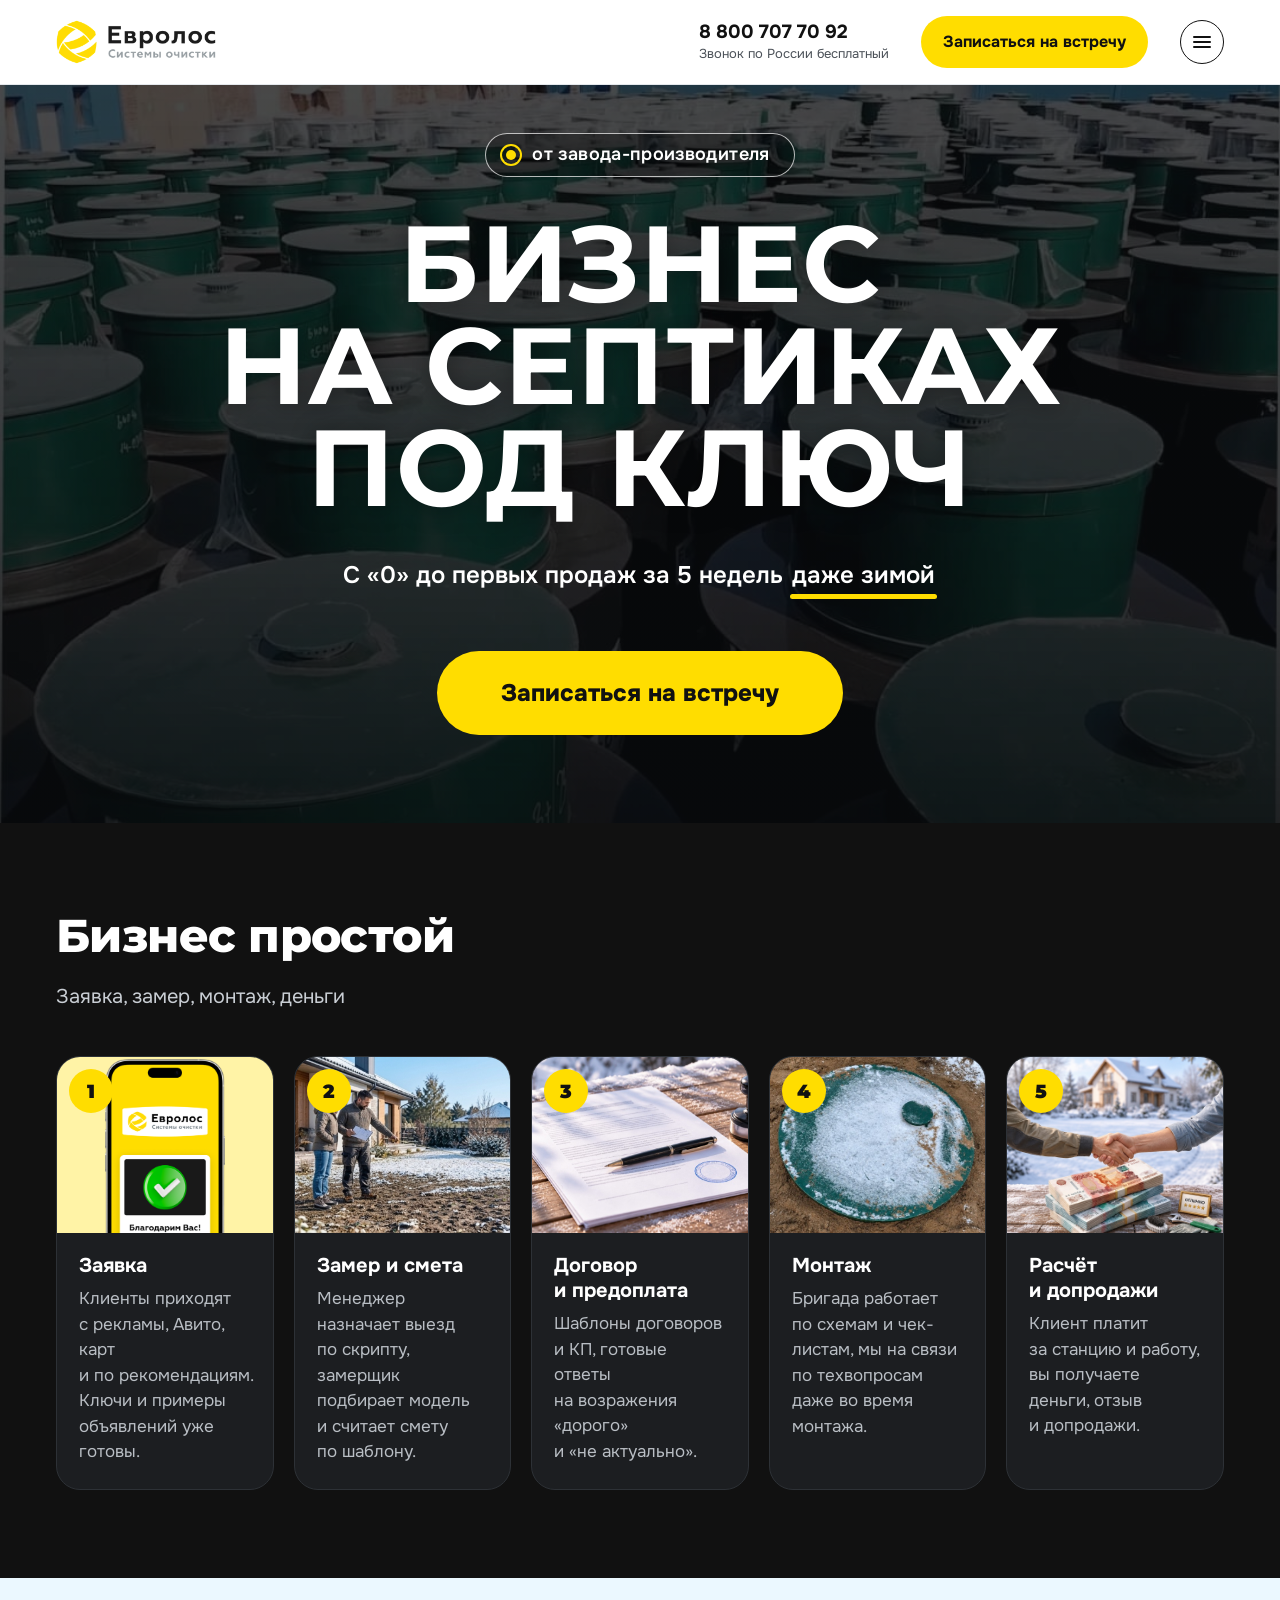
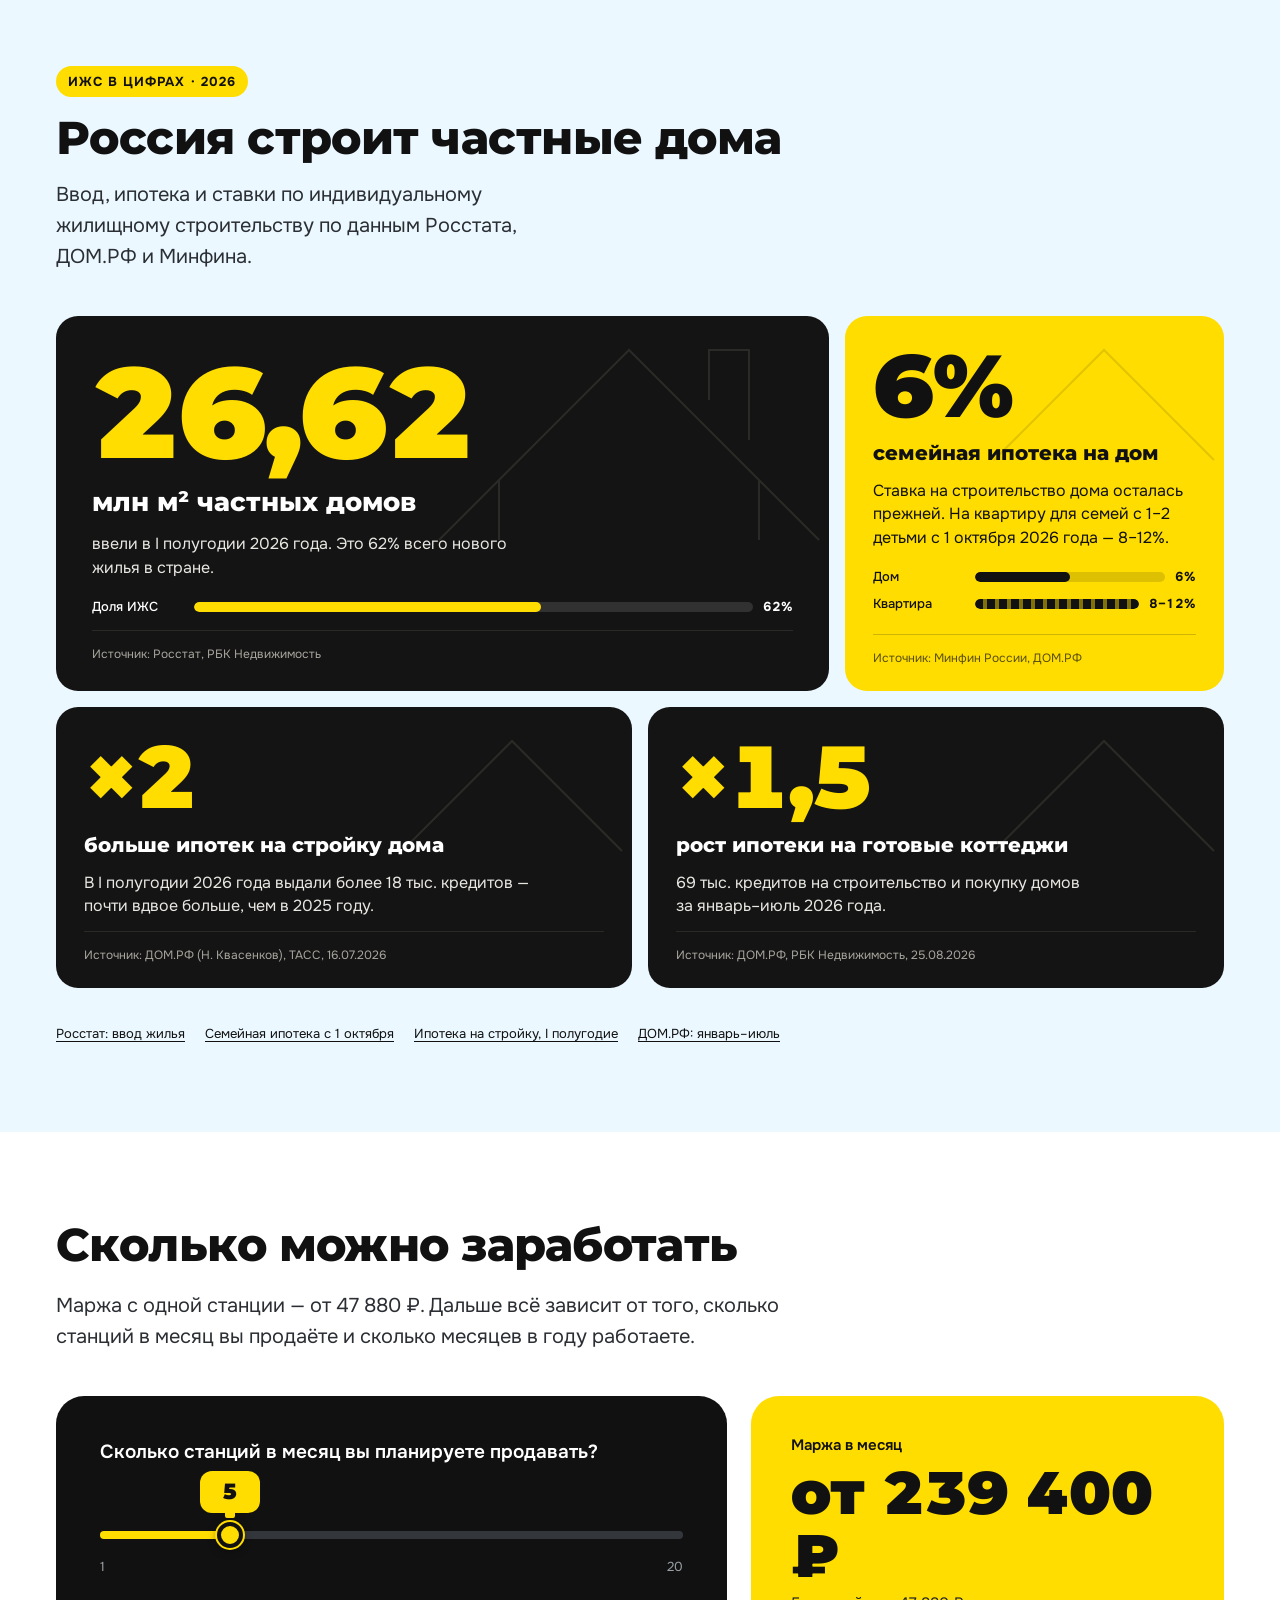
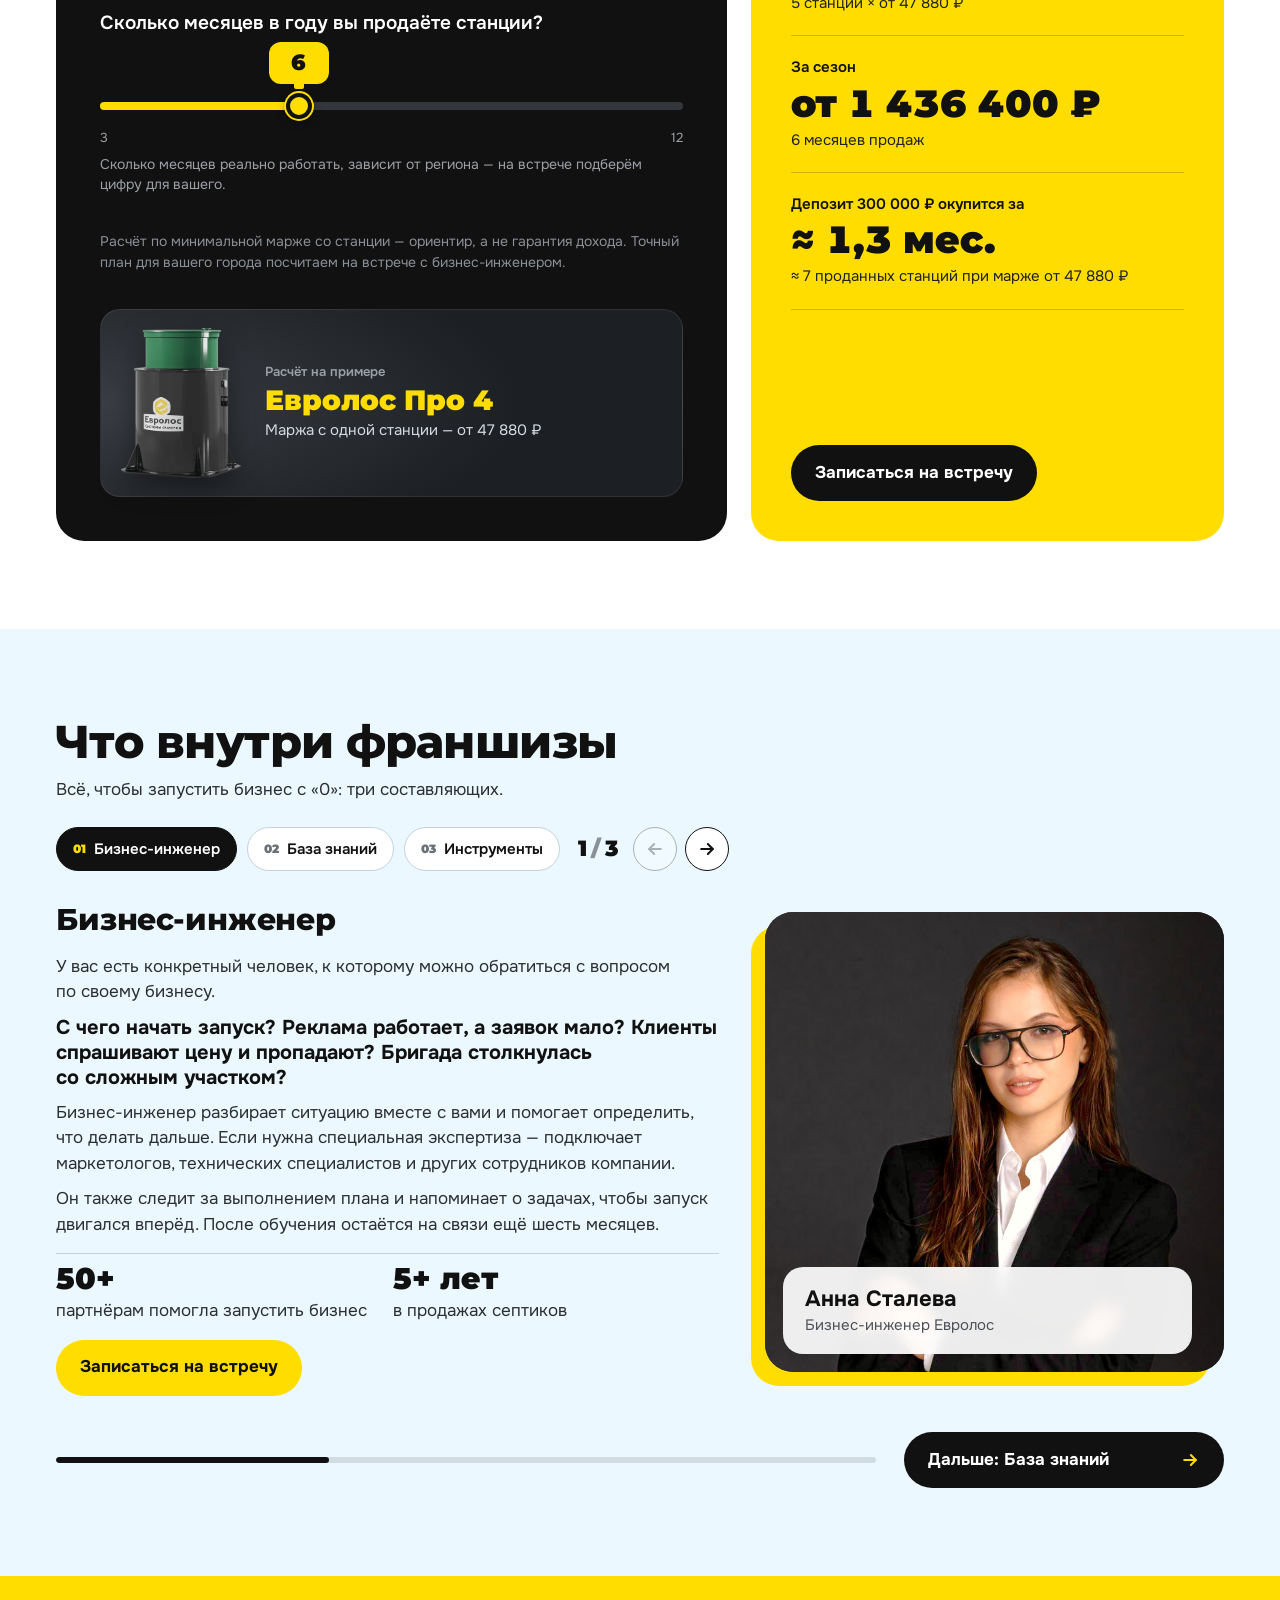
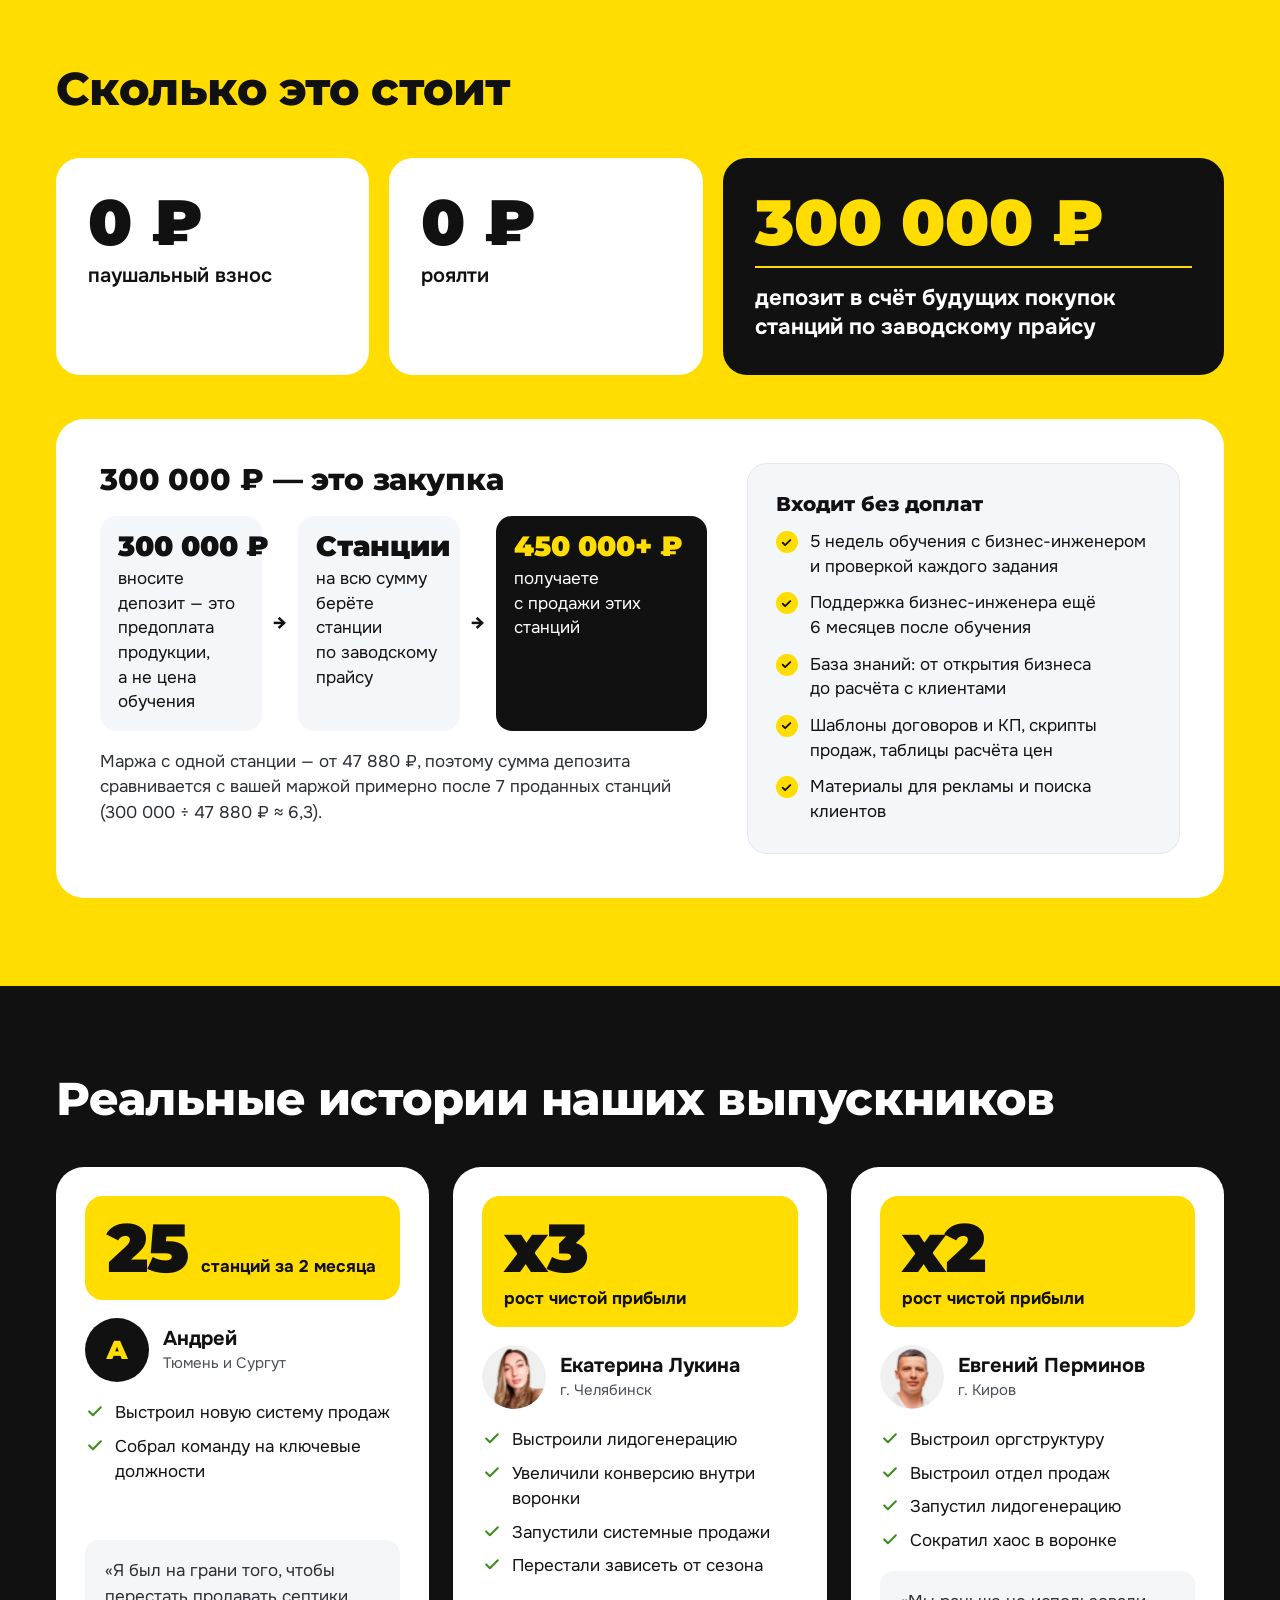
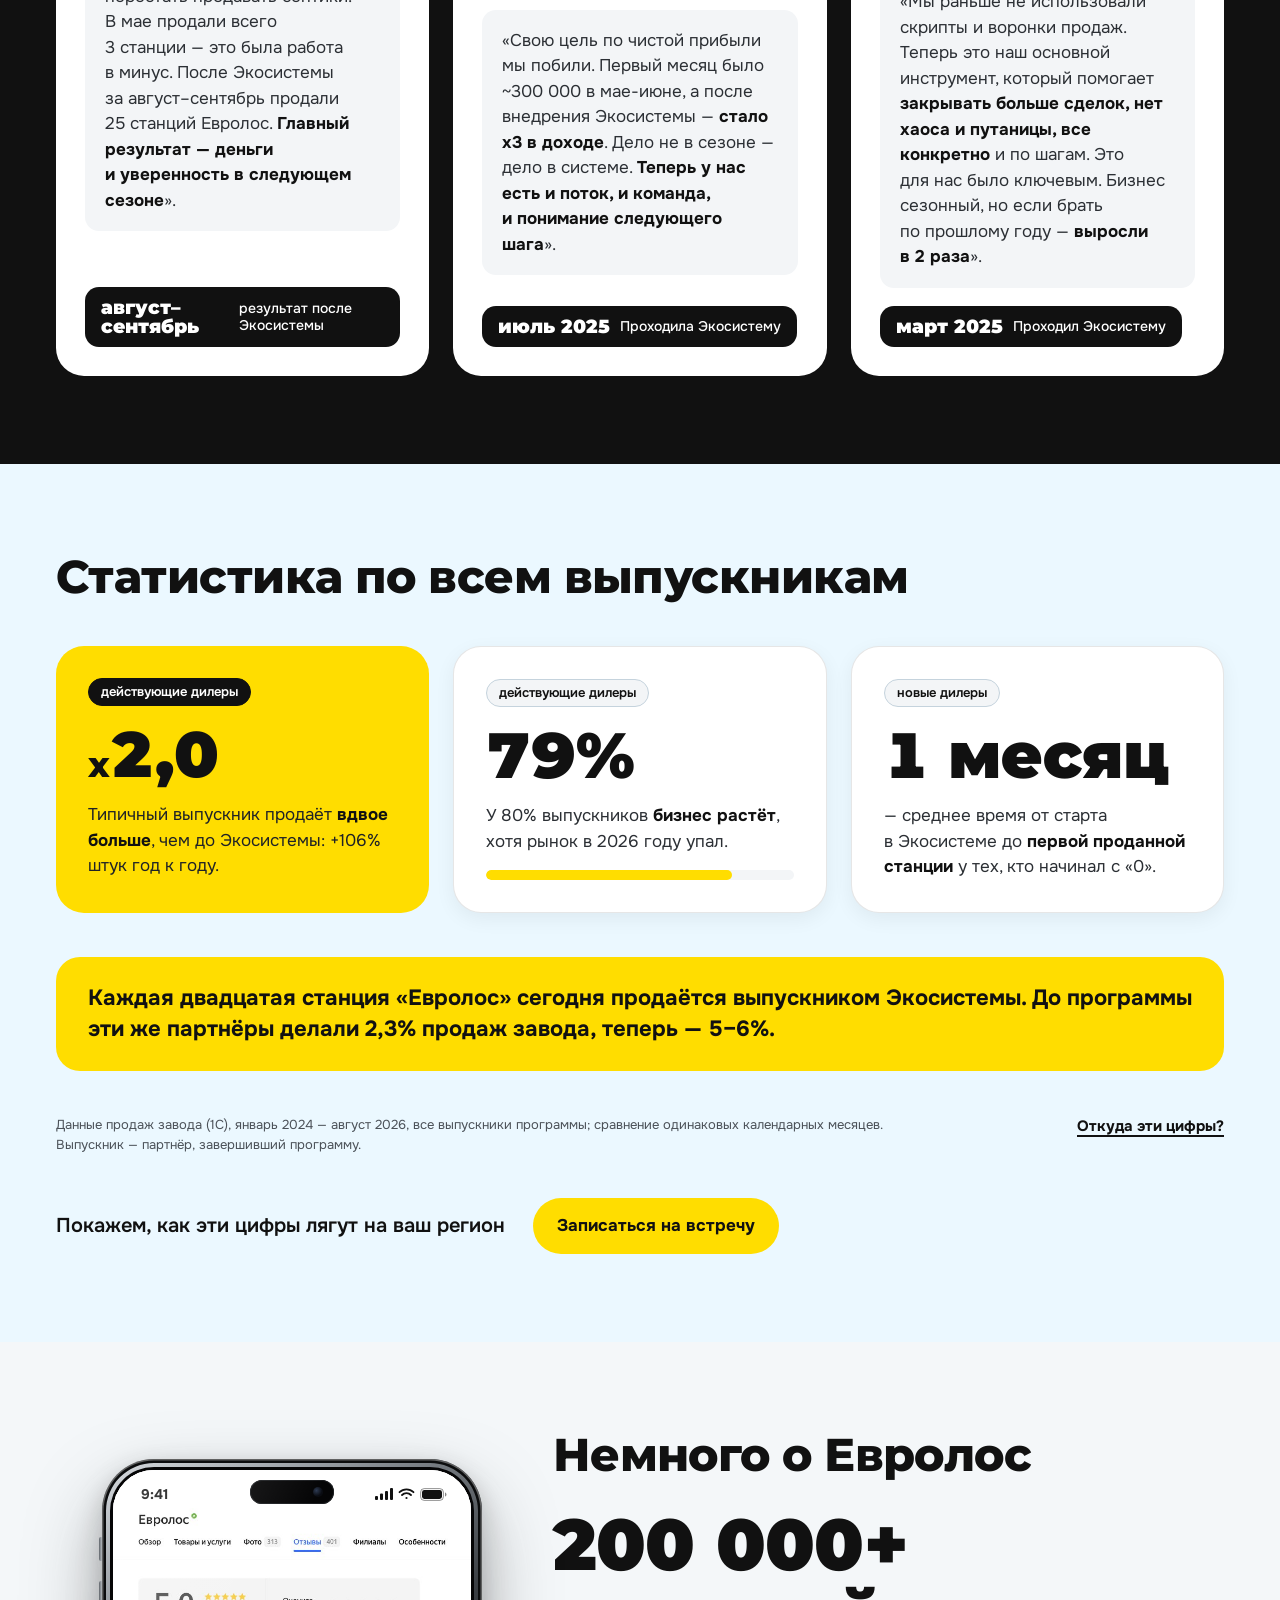
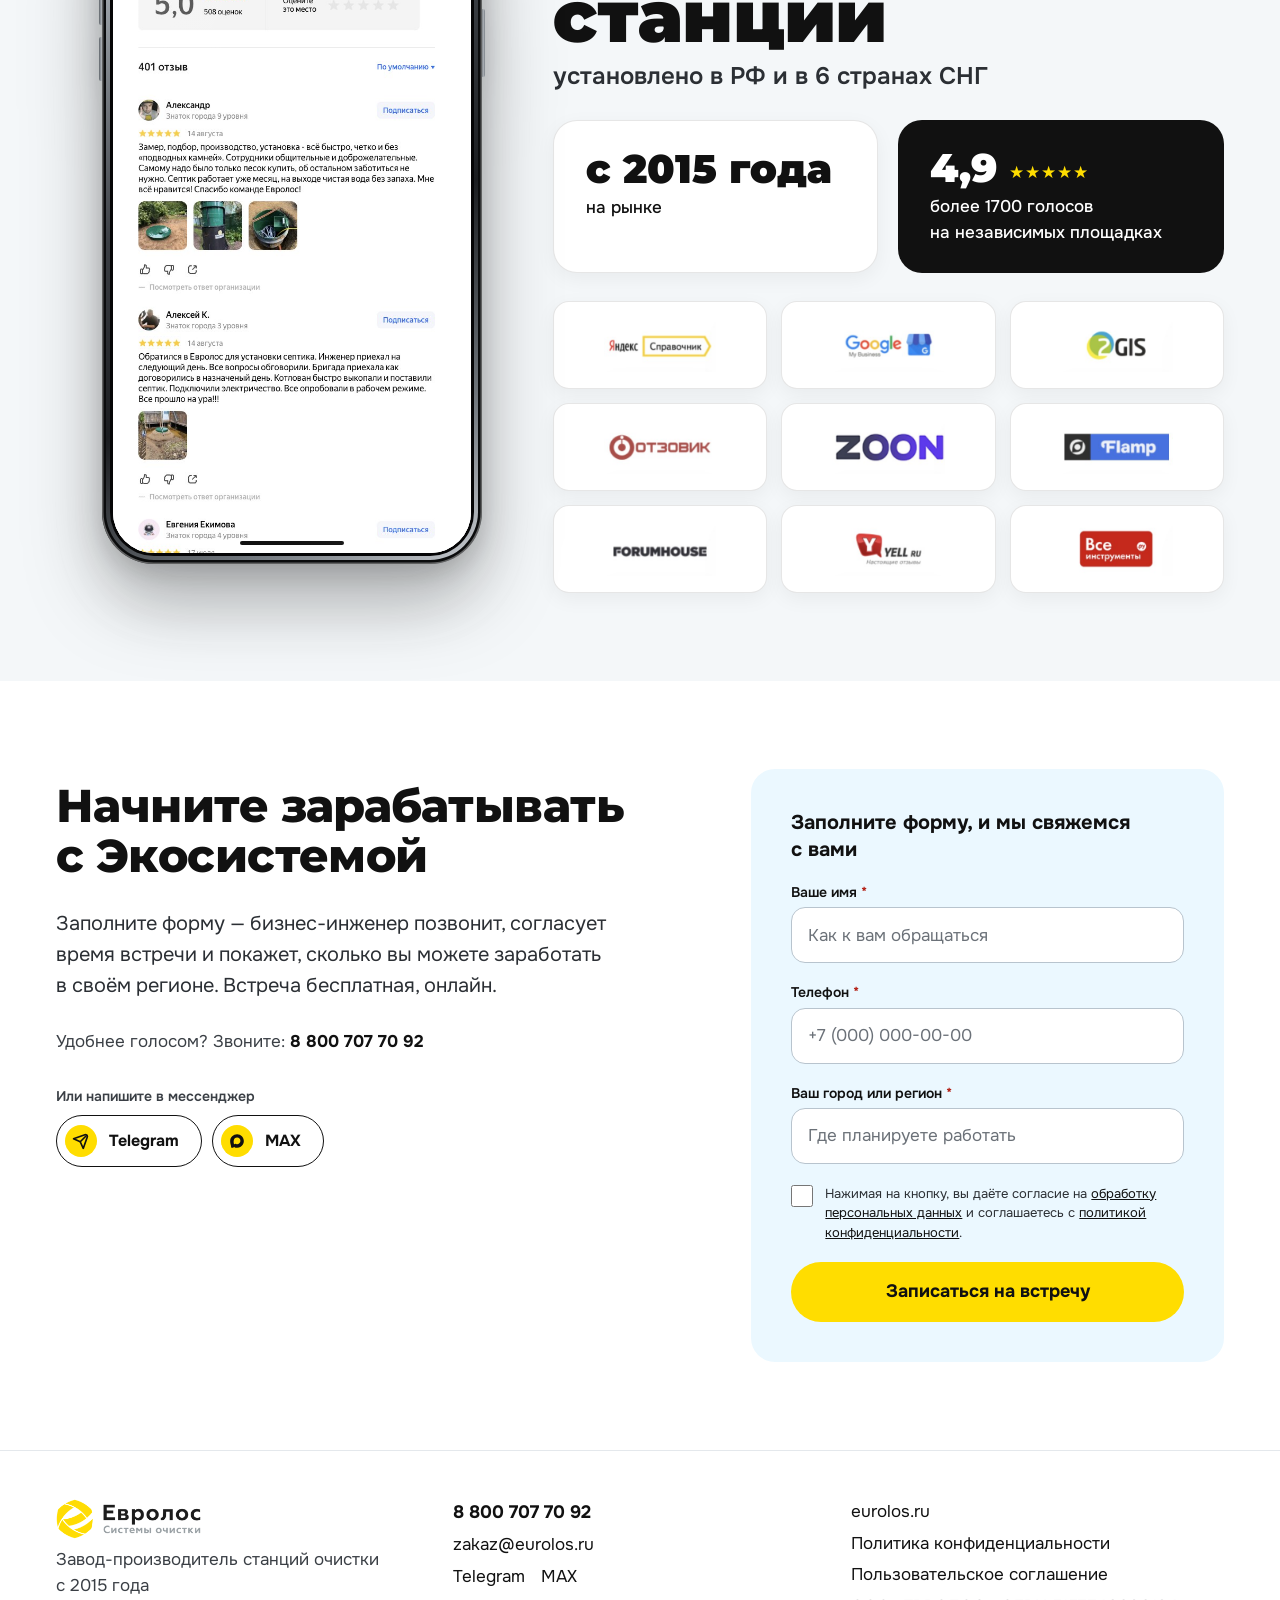
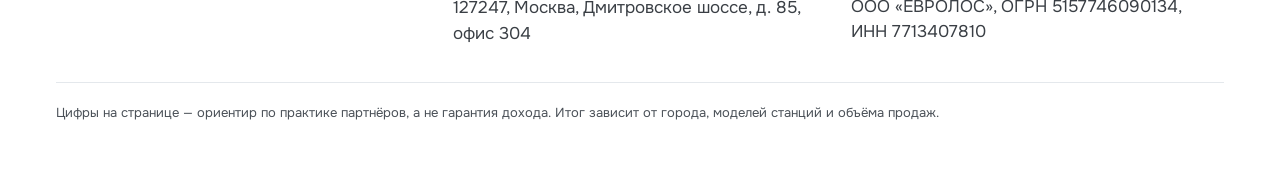
<file: index.html>
<!doctype html><html lang="ru"><head><meta charset="utf-8"><meta name=viewport content="width=device-width,initial-scale=1,viewport-fit=cover"><style>:root{color-scheme:light;box-sizing:border-box;padding-top:env(safe-area-inset-top,0px);padding-bottom:env(safe-area-inset-bottom,0px)}html{scroll-padding-top:env(safe-area-inset-top,0px)}body{margin:0;padding:0;font:14px -apple-system,BlinkMacSystemFont,sans-serif;background:#fff;color:#000}img{max-width:100%}[hidden]:not([hidden=until-found i]){display:none!important}</style>
<title>Экосистема Евролос — бизнес на септиках под ключ за 5 недель</title>
<meta name="description" content="Бизнес на септиках под ключ от завода-производителя: с «0» до первых продаж за 5 недель. Бизнес-инженер, база знаний, инструменты, депозит 300 000 ₽ вместо паушального взноса.">
<link rel="preconnect" href="https://fonts.googleapis.com">
<link rel="preconnect" href="https://fonts.gstatic.com" crossorigin>
<link rel="stylesheet" href="https://fonts.googleapis.com/css2?family=Montserrat:wght@700;800;900&family=Onest:wght@400;500;600;700&display=swap">
<link rel="stylesheet" href="styles.css">
</head><body>


<header class="site-header">
  <div class="wrap site-header__inner">
    <a href="#top" id="top" class="site-header__logo" aria-label="Евролос — наверх">
      <img src="assets/4603389f80e31d57c76cfe61373fc29b.png" alt="Евролос — системы очистки">
    </a>
    <nav class="site-nav" aria-label="Разделы страницы">
      <a href="#process" data-nav>Как это работает</a>
      <a href="#calc" data-nav>Доход</a>
      <a href="#inside" data-nav>Что внутри</a>
      <a href="#price" data-nav>Цена</a>
      <a href="#stories" data-nav>Истории</a>
    </nav>
    <a href="tel:+78007077092" class="site-header__phone" aria-label="Позвонить: 8 800 707 70 92" data-track="call_header">
      <svg class="site-header__phone-icon" width="20" height="20" viewBox="0 0 24 24" fill="none" stroke="currentColor" stroke-width="2" stroke-linecap="round" stroke-linejoin="round" aria-hidden="true"><path d="M5 3.5h3.5l2 5-2.6 1.6a11.5 11.5 0 0 0 6 6l1.6-2.6 5 2V19a2 2 0 0 1-2 2A16.5 16.5 0 0 1 3 5.5a2 2 0 0 1 2-2z"></path></svg>
      <span class="site-header__phone-text">
        <span class="site-header__phone-number">8&nbsp;800&nbsp;707&nbsp;70&nbsp;92</span>
        <span class="site-header__phone-note">Звонок по&nbsp;России бесплатный</span>
      </span>
    </a>
    <button type="button" class="btn btn--cta site-header__cta" data-open-modal>Записаться на&nbsp;встречу</button>
    <button type="button" class="menu-toggle" data-menu-toggle aria-expanded="false" aria-controls="site-menu" aria-label="Меню">
      <span class="menu-toggle__bars" aria-hidden="true"><i></i><i></i><i></i></span>
    </button>
  </div>
  <div class="site-menu" id="site-menu" data-menu hidden>
    <nav class="wrap site-menu__inner" aria-label="Разделы страницы">
      <a href="#process" data-nav>Как это работает</a>
      <a href="#calc" data-nav>Сколько можно заработать</a>
      <a href="#inside" data-nav>Что внутри франшизы</a>
      <a href="#price" data-nav>Сколько это стоит</a>
      <a href="#stories" data-nav>Истории выпускников</a>
      <a href="#form" data-nav>Оставить заявку</a>
    </nav>
  </div>
</header>

<main>

  <!-- HERO -->
  <section class="hero hero--photo">
    <div class="wrap hero__center">
      <span class="badge badge--light"><span class="badge__dot" aria-hidden="true"></span>от&nbsp;завода-производителя</span>
      <h1 class="hero__title hero__title--center">
        <span>Бизнес</span>
        <span>на&nbsp;септиках</span>
        <span>под&nbsp;ключ</span>
      </h1>
      <p class="hero__slogan">С&nbsp;«0» до&nbsp;первых продаж за&nbsp;5&nbsp;недель <span class="hero__slogan-mark">даже зимой</span></p>
      <div class="hero__cta-group hero__cta-group--center">
        <button type="button" class="btn btn--cta btn--lg" data-open-modal>Записаться на&nbsp;встречу</button>
      </div>
    </div>
  </section>

  <!-- PROCESS -->
  <section class="section section--dark" id="process">
    <div class="wrap section__inner">
      <div class="section__head">
        <h2 class="h2 h2--white h2--sentence">Бизнес простой</h2>
        <p class="lead lead--dark">Заявка, замер, монтаж, деньги</p>
      </div>
      <ol class="step-list">
        <li class="step-card">
          <div class="step-card__media step-card__media--phone">
            <img loading="lazy" decoding="async" src="assets/9406df25ceaf4868f4eaa804ff00a6bd.png" alt="Телефон с подтверждением новой заявки">
            <span class="step-card__num">1</span>
          </div>
          <div class="step-card__body"><span class="step-card__title">Заявка</span><span class="step-card__text">Клиенты приходят с&nbsp;рекламы, Авито, карт и&nbsp;по&nbsp;рекомендациям. Ключи и&nbsp;примеры объявлений уже готовы.</span></div>
        </li>
        <li class="step-card">
          <div class="step-card__media"><img loading="lazy" decoding="async" src="assets/step-measure-winter.jpg" alt="Специалист с планшетом показывает хозяйке участок под септик зимой" style="object-position:35% 50%"><span class="step-card__num">2</span></div>
          <div class="step-card__body"><span class="step-card__title">Замер и&nbsp;смета</span><span class="step-card__text">Менеджер назначает выезд по&nbsp;скрипту, замерщик подбирает модель и&nbsp;считает смету по&nbsp;шаблону.</span></div>
        </li>
        <li class="step-card">
          <div class="step-card__media"><img loading="lazy" decoding="async" src="assets/step-contract-winter.jpg" alt="Договор с печатью и ручкой на заснеженном столе"><span class="step-card__num">3</span></div>
          <div class="step-card__body"><span class="step-card__title">Договор и&nbsp;предоплата</span><span class="step-card__text">Шаблоны договоров и&nbsp;КП, готовые ответы на&nbsp;возражения «дорого» и&nbsp;«не&nbsp;актуально».</span></div>
        </li>
        <li class="step-card">
          <div class="step-card__media"><img loading="lazy" decoding="async" src="assets/step-install-winter.jpg" alt="Смонтированная станция Евролос зимой: крышка в песчаной обсыпке"><span class="step-card__num">4</span></div>
          <div class="step-card__body"><span class="step-card__title">Монтаж</span><span class="step-card__text">Бригада работает по&nbsp;схемам и&nbsp;чек-листам, мы&nbsp;на&nbsp;связи по&nbsp;техвопросам даже во&nbsp;время монтажа.</span></div>
        </li>
        <li class="step-card">
          <div class="step-card__media"><img loading="lazy" decoding="async" src="assets/step-payment-winter.jpg" alt="Рукопожатие с клиентом над пачками денег и табличкой «Отлично»"><span class="step-card__num">5</span></div>
          <div class="step-card__body"><span class="step-card__title">Расчёт и&nbsp;допродажи</span><span class="step-card__text">Клиент платит за&nbsp;станцию и&nbsp;работу, вы&nbsp;получаете деньги, отзыв и&nbsp;допродажи.</span></div>
        </li>
      </ol>
    </div>
  </section>

  <!-- MARKET -->
  <section class="section section--blue" id="market">
    <div class="wrap section__inner">
      <div class="izhs-head">
        <div>
          <span class="izhs-eyebrow">ИЖС в&nbsp;цифрах · 2026</span>
          <h2 class="h2 h2--sentence">Россия строит частные дома</h2>
        </div>
        <p class="lead izhs-lead">Ввод, ипотека и&nbsp;ставки по&nbsp;индивидуальному жилищному строительству по&nbsp;данным Росстата, ДОМ.РФ и&nbsp;Минфина.</p>
      </div>

      <div class="izhs-grid">
        <article class="izhs-card izhs-card--wide">
          <svg class="izhs-roof" viewBox="0 0 420 240" aria-hidden="true"><path d="M20 230 L210 40 L400 230 M80 170 L80 230 M340 170 L340 230 M290 90 L290 40 L330 40 L330 130"/></svg>
          <p class="izhs-num">26,62</p>
          <p class="izhs-unit">млн&nbsp;м² частных домов</p>
          <p class="izhs-text">ввели в&nbsp;I&nbsp;полугодии 2026&nbsp;года. Это 62% всего нового жилья в&nbsp;стране.</p>
          <div class="izhs-bar" aria-label="Доля ИЖС во вводе жилья">
            <div class="izhs-bar__row"><span>Доля ИЖС</span><span class="izhs-bar__track"><span class="izhs-bar__fill" style="width:62%"></span></span><span class="izhs-bar__val">62%</span></div>
          </div>
          <p class="izhs-src">Источник: Росстат, РБК Недвижимость</p>
        </article>

        <article class="izhs-card izhs-card--accent">
          <svg class="izhs-roof" viewBox="0 0 260 160" aria-hidden="true"><path d="M20 150 L130 40 L240 150"/></svg>
          <p class="izhs-num">6%</p>
          <p class="izhs-unit">семейная ипотека на&nbsp;дом</p>
          <p class="izhs-text">Ставка на&nbsp;строительство дома осталась прежней. На&nbsp;квартиру для&nbsp;семей с&nbsp;1–2 детьми с&nbsp;1&nbsp;октября 2026&nbsp;года&nbsp;— 8–12%.</p>
          <div class="izhs-bar" aria-label="Сравнение ставок">
            <div class="izhs-bar__row"><span>Дом</span><span class="izhs-bar__track"><span class="izhs-bar__fill" style="width:50%"></span></span><span class="izhs-bar__val">6%</span></div>
            <div class="izhs-bar__row"><span>Квартира</span><span class="izhs-bar__track"><span class="izhs-bar__fill izhs-bar__fill--range" style="width:100%"></span></span><span class="izhs-bar__val">8–12%</span></div>
          </div>
          <p class="izhs-src">Источник: Минфин России, ДОМ.РФ</p>
        </article>

        <article class="izhs-card">
          <svg class="izhs-roof" viewBox="0 0 260 160" aria-hidden="true"><path d="M20 150 L130 40 L240 150"/></svg>
          <p class="izhs-num">×2</p>
          <p class="izhs-unit">больше ипотек на&nbsp;стройку дома</p>
          <p class="izhs-text">В&nbsp;I&nbsp;полугодии 2026&nbsp;года выдали более 18&nbsp;тыс. кредитов&nbsp;— почти вдвое больше, чем в&nbsp;2025&nbsp;году.</p>
          <p class="izhs-src">Источник: ДОМ.РФ (Н.&nbsp;Квасенков), ТАСС, 16.07.2026</p>
        </article>


        <article class="izhs-card">
          <svg class="izhs-roof" viewBox="0 0 260 160" aria-hidden="true"><path d="M20 150 L130 40 L240 150"/></svg>
          <p class="izhs-num">×1,5</p>
          <p class="izhs-unit">рост ипотеки на&nbsp;готовые коттеджи</p>
          <p class="izhs-text">69&nbsp;тыс. кредитов на&nbsp;строительство и&nbsp;покупку домов за&nbsp;<span class="nowrap">январь–июль</span> 2026&nbsp;года.</p>
          <p class="izhs-src">Источник: ДОМ.РФ, РБК Недвижимость, 25.08.2026</p>
        </article>
      </div>

      <div class="izhs-notes">
        <a href="https://realty.rbc.ru/news/6a573d009a79475fb7d146b2" target="_blank" rel="noopener">Росстат: ввод жилья</a>
        <a href="https://xn--h1alcedd.xn--d1aqf.xn--p1ai/news/semeynaya-ipoteka-aktualnye-usloviya-na-noyabr-2026/" target="_blank" rel="noopener">Семейная ипотека с&nbsp;1&nbsp;октября</a>
        <a href="https://investfuture.ru/articles/kvasenkov-soobschil-o-roste-vydachi-ipotek-na-i-zh-s-37297840" target="_blank" rel="noopener">Ипотека на&nbsp;стройку, I&nbsp;полугодие</a>
        <a href="https://realty.rbc.ru/news/6a8d69259a794769ee3b37b8" target="_blank" rel="noopener">ДОМ.РФ: январь–июль</a>
      </div>
    </div>
  </section>

  <!-- CALCULATOR -->
  <section class="section" id="calc">
    <div class="wrap section__inner">
      <div class="section__head">
        <h2 class="h2 h2--sentence">Сколько можно заработать</h2>
        <p class="lead">Маржа с&nbsp;одной станции&nbsp;— от&nbsp;<span data-margin-text>47&nbsp;880&nbsp;₽</span>. Дальше всё зависит от&nbsp;того, сколько станций в&nbsp;месяц вы&nbsp;продаёте и&nbsp;сколько месяцев в&nbsp;году работаете.</p>
      </div>
      <div class="calc-grid">
        <div class="calc-card">
          <div class="calc-control">
            <label for="calc-stations" class="calc-card__label">Сколько станций в&nbsp;месяц вы&nbsp;планируете продавать?</label>
            <div class="calc-card__slider">
              <div class="calc-card__bubble" data-bubble aria-hidden="true"><span data-stations-value>5</span></div>
              <input id="calc-stations" type="range" min="1" max="20" step="1" value="5" data-stations-input>
              <div class="calc-card__slider-labels" aria-hidden="true"><span>1</span><span>20</span></div>
            </div>
          </div>
          <div class="calc-control">
            <label for="calc-months" class="calc-card__label">Сколько месяцев в&nbsp;году вы&nbsp;продаёте станции?</label>
            <div class="calc-card__slider">
              <div class="calc-card__bubble" data-bubble aria-hidden="true"><span data-months-value>6</span></div>
              <input id="calc-months" type="range" min="3" max="12" step="1" value="6" data-months-input>
              <div class="calc-card__slider-labels" aria-hidden="true"><span>3</span><span>12</span></div>
            </div>
            <p class="calc-card__hint">Сколько месяцев реально работать, зависит от&nbsp;региона&nbsp;— на&nbsp;встрече подберём цифру для&nbsp;вашего.</p>
          </div>
          <p class="calc-card__disclaimer">Расчёт по&nbsp;минимальной марже со&nbsp;станции&nbsp;— ориентир, а&nbsp;не&nbsp;гарантия дохода. Точный план для&nbsp;вашего города посчитаем на&nbsp;встрече с&nbsp;бизнес-инженером.</p>
          <div class="calc-station">
            <img class="calc-station__img" src="assets/station-pro4.webp" alt="Станция очистки Евролос Про 4" width="319" height="400" loading="lazy" decoding="async">
            <div class="calc-station__text">
              <span class="calc-station__label">Расчёт на&nbsp;примере</span>
              <span class="calc-station__name">Евролос Про&nbsp;4</span>
              <span class="calc-station__sub">Маржа с&nbsp;одной станции&nbsp;— от&nbsp;<span data-margin-text>47&nbsp;880&nbsp;₽</span></span>
            </div>
          </div>
          <button type="button" class="calc-peek" data-calc-peek>
            <span class="calc-peek__text">
              <span class="calc-peek__label">Ваш результат ниже</span>
              <span class="calc-peek__value">от&nbsp;<span data-monthly-text>239&nbsp;400&nbsp;₽</span> в&nbsp;месяц</span>
            </span>
            <span class="calc-peek__icon" aria-hidden="true"><svg width="22" height="22" viewBox="0 0 24 24" fill="none" stroke="currentColor" stroke-width="2.6" stroke-linecap="round" stroke-linejoin="round"><path d="M12 5v14"/><path d="m6 13 6 6 6-6"/></svg></span>
          </button>
        </div>

        <div class="calc-result" aria-live="polite">
          <div class="calc-result__row">
            <span class="calc-result__label">Маржа в&nbsp;месяц</span>
            <span class="calc-result__value calc-result__value--main">от&nbsp;<span data-monthly-text>239&nbsp;400&nbsp;₽</span></span>
            <span class="calc-result__sub"><span data-stations-phrase>5&nbsp;станций</span> × от&nbsp;<span data-margin-text>47&nbsp;880&nbsp;₽</span></span>
          </div>
          <div class="calc-result__row">
            <span class="calc-result__label">За&nbsp;сезон</span>
            <span class="calc-result__value">от&nbsp;<span data-season-text>1&nbsp;436&nbsp;400&nbsp;₽</span></span>
            <span class="calc-result__sub"><span data-months-phrase>6&nbsp;месяцев</span> продаж</span>
          </div>
          <div class="calc-result__row">
            <span class="calc-result__label">Депозит 300&nbsp;000&nbsp;₽ окупится за</span>
            <span class="calc-result__value" data-payback-text>≈&nbsp;1,3&nbsp;мес.</span>
            <span class="calc-result__sub" data-payback-sub>≈&nbsp;7&nbsp;проданных станций</span>
          </div>
          <button type="button" class="btn btn--cta calc-result__cta" data-open-modal>Записаться на&nbsp;встречу</button>
        </div>
      </div>
    </div>
  </section>

  <!-- WHAT'S INSIDE: horizontal slider -->
  <section class="section section--blue section--hslider" id="inside">
    <div class="hslider" data-hslider>
      <div class="hslider__sticky">
        <div class="wrap hslider__inner">
          <div class="hslider__head">
            <div class="section__head">
              <h2 class="h2 h2--sentence">Что внутри франшизы</h2>
              <p class="lead">Всё, чтобы запустить бизнес с&nbsp;«0»: три составляющих.</p>
            </div>
            <nav class="hslider__nav" aria-label="Разделы блока">
              <button type="button" class="hslider__tab is-active" data-slide-to="0" aria-current="true"><span class="hslider__tab-num">01</span>Бизнес-инженер</button>
              <button type="button" class="hslider__tab" data-slide-to="1"><span class="hslider__tab-num">02</span>База знаний</button>
              <button type="button" class="hslider__tab" data-slide-to="2"><span class="hslider__tab-num">03</span>Инструменты</button>
              <span class="hslider__counter" aria-live="polite"><span data-slide-current>1</span><span class="hslider__counter-sep">/</span>3</span>
              <span class="hslider__arrows">
                <button type="button" class="hslider__arrow" data-slide-prev aria-label="Предыдущий раздел"><svg width="20" height="20" viewBox="0 0 24 24" fill="none" stroke="currentColor" stroke-width="2.4" stroke-linecap="round" stroke-linejoin="round" aria-hidden="true"><path d="M19 12H5"/><path d="m11 6-6 6 6 6"/></svg></button>
                <button type="button" class="hslider__arrow" data-slide-next aria-label="Следующий раздел"><svg width="20" height="20" viewBox="0 0 24 24" fill="none" stroke="currentColor" stroke-width="2.4" stroke-linecap="round" stroke-linejoin="round" aria-hidden="true"><path d="M5 12h14"/><path d="m13 6 6 6-6 6"/></svg></button>
              </span>
            </nav>
          </div>
          <div class="hslider__viewport">
            <div class="hslider__edges">
              <button type="button" class="hslider__edge hslider__edge--prev" data-slide-prev aria-label="Предыдущий раздел"><svg width="20" height="20" viewBox="0 0 24 24" fill="none" stroke="currentColor" stroke-width="2.8" stroke-linecap="round" stroke-linejoin="round" aria-hidden="true"><path d="m15 5-7 7 7 7"/></svg></button>
              <button type="button" class="hslider__edge hslider__edge--next" data-slide-next aria-label="Следующий раздел"><svg width="20" height="20" viewBox="0 0 24 24" fill="none" stroke="currentColor" stroke-width="2.8" stroke-linecap="round" stroke-linejoin="round" aria-hidden="true"><path d="m9 5 7 7-7 7"/></svg></button>
            </div>
            <div class="hslider__track" data-track>

            <article class="hslide">
              <div class="hslide__engineer">
                <div class="hslide__engineer-main">
                  <h3 class="h3">Бизнес-инженер</h3>
                  <div class="engineer-text">
                    <p>У&nbsp;вас есть конкретный человек, к&nbsp;которому можно обратиться с&nbsp;вопросом по&nbsp;своему бизнесу.</p>
                    <p class="engineer-text__q">С&nbsp;чего начать запуск? Реклама работает, а&nbsp;заявок мало? Клиенты спрашивают цену и&nbsp;пропадают? Бригада столкнулась со&nbsp;сложным участком?</p>
                    <p>Бизнес-инженер разбирает ситуацию вместе с&nbsp;вами и&nbsp;помогает определить, что делать дальше. Если нужна специальная экспертиза&nbsp;— подключает маркетологов, технических специалистов и&nbsp;других сотрудников компании.</p>
                    <p>Он&nbsp;также следит за&nbsp;выполнением плана и&nbsp;напоминает о&nbsp;задачах, чтобы запуск двигался вперёд. После обучения остаётся на&nbsp;связи ещё шесть месяцев.</p>
                  </div>
                  <div class="mentor-info__stats hslide__stats">
                    <div><span class="num">50+</span><span>партнёрам помогла запустить бизнес</span></div>
                    <div><span class="num">5+&nbsp;лет</span><span>в&nbsp;продажах септиков</span></div>
                  </div>
                  <button type="button" class="btn btn--cta" data-open-modal>Записаться на&nbsp;встречу</button>
                </div>
                <div class="mentor-photo hslide__photo">
                  <img loading="lazy" decoding="async" src="assets/mentor-anya-enhanced.jpg" alt="Анна Сталева, бизнес-инженер Евролос">
                  <div class="mentor-photo__badge">
                    <span class="mentor-photo__name">Анна Сталева</span>
                    <span class="mentor-photo__role">Бизнес-инженер Евролос</span>
                  </div>
                </div>
              </div>
            </article>

            <article class="hslide">
              <div class="hslide__kb">
                <div class="hslide__kb-head">
                  <div class="inside-block__text">
                    <h3 class="h3">База знаний</h3>
                    <p class="lead lead--sm">Разбираете по&nbsp;шагам, что нужно для&nbsp;запуска: от&nbsp;оформления бизнеса и&nbsp;поиска сотрудников до&nbsp;первых заказов и&nbsp;расчёта с&nbsp;клиентами.</p>
                    <p class="inside-block__note">Из&nbsp;точки&nbsp;А&nbsp;— «хочу бизнес на&nbsp;септиках»&nbsp;— в&nbsp;точку&nbsp;Б&nbsp;— первые продажи. По&nbsp;прямой, без&nbsp;блужданий.</p>
                  </div>
                  <img loading="lazy" decoding="async" class="inside-block__art" src="assets/path-ab-straight.png" alt="" width="776" height="382">
                </div>
                <ul class="kb-grid">
                  <li class="knowledge-card"><span class="knowledge-card__num">1</span><span class="knowledge-card__title">Открытие бизнеса и&nbsp;документы</span><span class="knowledge-card__text">Как оформить деятельность, какие документы понадобятся и&nbsp;как оформлять отношения с&nbsp;клиентами, сотрудниками и&nbsp;подрядчиками.</span></li>
                  <li class="knowledge-card"><span class="knowledge-card__num">2</span><span class="knowledge-card__title">Команда</span><span class="knowledge-card__text">Кого нанять на&nbsp;старте, где искать работников и&nbsp;подрядчиков, как их&nbsp;выбирать и&nbsp;договариваться об&nbsp;условиях работы.</span></li>
                  <li class="knowledge-card"><span class="knowledge-card__num">3</span><span class="knowledge-card__title">Организация работы</span><span class="knowledge-card__text">Кто отвечает за&nbsp;обращения клиентов, замеры, договоры и&nbsp;монтаж. Что поручить каждому и&nbsp;как проверить результат.</span></li>
                  <li class="knowledge-card"><span class="knowledge-card__num">4</span><span class="knowledge-card__title">Цены и&nbsp;деньги</span><span class="knowledge-card__text">Как учесть расходы и&nbsp;рассчитать стоимость заказа, чтобы понимать, сколько вы&nbsp;на&nbsp;нём заработаете.</span></li>
                  <li class="knowledge-card"><span class="knowledge-card__num">5</span><span class="knowledge-card__title">Клиенты и&nbsp;заказы</span><span class="knowledge-card__text">Где искать покупателей, как вести переговоры и&nbsp;организовать работу от&nbsp;первого обращения до&nbsp;окончательного расчёта.</span></li>
                </ul>
              </div>
            </article>

            <article class="hslide">
              <div class="tools-block tools-block--docs">
                <div class="tools-block__main">
                  <h3 class="h3 h3--white">Инструменты</h3>
                  <p class="tools-block__lead">Готовые образцы, шаблоны и&nbsp;инструкции, которые можно адаптировать под&nbsp;свой бизнес. Открыли файл&nbsp;— подставили свои данные&nbsp;— работаете.</p>
                  <ul class="tools-list tools-list--compact">
                    <li><span class="tools-list__icon" aria-hidden="true"><svg width="14" height="14" viewBox="0 0 24 24" fill="none" stroke="#111111" stroke-width="3" stroke-linecap="round" stroke-linejoin="round"><path d="m5 12.5 4.5 4.5L19 7.5"></path></svg></span><span>Документы в&nbsp;редактируемых форматах: Word, Excel, PDF</span></li>
                    <li><span class="tools-list__icon" aria-hidden="true"><svg width="14" height="14" viewBox="0 0 24 24" fill="none" stroke="#111111" stroke-width="3" stroke-linecap="round" stroke-linejoin="round"><path d="m5 12.5 4.5 4.5L19 7.5"></path></svg></span><span>Бизнес-инженер помогает адаптировать под&nbsp;ваш город и&nbsp;команду</span></li>
                    <li><span class="tools-list__icon" aria-hidden="true"><svg width="14" height="14" viewBox="0 0 24 24" fill="none" stroke="#111111" stroke-width="3" stroke-linecap="round" stroke-linejoin="round"><path d="m5 12.5 4.5 4.5L19 7.5"></path></svg></span><span>Обновляются вместе с&nbsp;базой знаний</span></li>
                  </ul>
                </div>
                <ul class="doc-grid" aria-label="Документы, которые получает партнёр">
          <li class="doc-card"><span class="doc-card__type"><b>DOCX</b>Регламент</span><span class="doc-card__title">Должностные инструкции и&nbsp;регламенты</span><span class="doc-card__text">Закрепить задачи сотрудников и&nbsp;объяснить, как выполнять работу.</span></li>
          <li class="doc-card"><span class="doc-card__type"><b>DOCX</b>Договор · КП</span><span class="doc-card__title">Шаблоны договоров и&nbsp;коммерческих предложений</span><span class="doc-card__text">Подготовить документы для&nbsp;сделки с&nbsp;клиентом.</span></li>
          <li class="doc-card"><span class="doc-card__type"><b>XLSX</b>Таблица</span><span class="doc-card__title">Таблицы для&nbsp;расчёта цен и&nbsp;анализа конкурентов</span><span class="doc-card__text">Сравнить предложения на&nbsp;рынке и&nbsp;посчитать собственные условия.</span></li>
          <li class="doc-card"><span class="doc-card__type"><b>PDF</b>Чек-листы</span><span class="doc-card__title">Материалы по&nbsp;подбору сотрудников и&nbsp;подрядчиков</span><span class="doc-card__text">Организовать поиск, провести собеседование и&nbsp;оценить кандидатов.</span></li>
          <li class="doc-card"><span class="doc-card__type"><b>PDF</b>Скрипт</span><span class="doc-card__title">Скрипты продаж</span><span class="doc-card__text">Подготовить менеджера к&nbsp;разговорам с&nbsp;клиентами и&nbsp;ответам на&nbsp;возражения.</span></li>
          <li class="doc-card"><span class="doc-card__type"><b>DOCX</b>Реклама</span><span class="doc-card__title">Материалы для&nbsp;рекламы</span><span class="doc-card__text">Ключевые слова и&nbsp;примеры объявлений для&nbsp;Директа, инструкции для&nbsp;Авито и&nbsp;геосервисов, чек-лист выбора подрядчика.</span></li>
                </ul>
              </div>
            </article>

          </div></div>
          <div class="hslider__foot">
            <div class="hslider__progress" aria-hidden="true"><span data-progress></span></div>
            <div class="hslider__foot-btns">
            <button type="button" class="hslider__back" data-slide-prev aria-label="Предыдущий раздел"><svg width="22" height="22" viewBox="0 0 24 24" fill="none" stroke="currentColor" stroke-width="2.4" stroke-linecap="round" stroke-linejoin="round" aria-hidden="true"><path d="M19 12H5"/><path d="m11 6-6 6 6 6"/></svg><span class="hslider__back-label">Назад</span></button>
            <button type="button" class="hslider__cta" data-slide-cta>
              <span class="hslider__cta-label" data-slide-cta-label>Дальше: База знаний</span>
              <svg class="hslider__cta-icon" width="20" height="20" viewBox="0 0 24 24" fill="none" stroke="currentColor" stroke-width="2.4" stroke-linecap="round" stroke-linejoin="round" aria-hidden="true"><path d="M5 12h14"/><path d="m13 6 6 6-6 6"/></svg>
            </button>
            </div>
          </div>
        </div>
      </div>
    </div>
  </section>

  <!-- PRICE / DEPOSIT -->
  <section class="section section--yellow" id="price">
    <div class="wrap section__inner">
      <div class="section__head">
        <h2 class="h2 h2--sentence">Сколько это стоит</h2>
        
      </div>

      <div class="fee-grid">
        <div class="fee-card"><span class="num">0&nbsp;₽</span><span>паушальный взнос</span></div>
        <div class="fee-card"><span class="num">0&nbsp;₽</span><span>роялти</span></div>
        <div class="fee-card fee-card--dark"><span class="num num--yellow">300&nbsp;000&nbsp;₽</span><span>депозит в&nbsp;счёт будущих покупок станций по&nbsp;заводскому прайсу</span></div>
      </div>

      <div class="price-why">
        <div class="price-why__main">
          <h3 class="h3">300&nbsp;000&nbsp;₽&nbsp;— это закупка</h3>
          <ol class="price-eq">
            <li class="price-eq__step"><span class="price-eq__big">300&nbsp;000&nbsp;₽</span><span class="price-eq__text">вносите депозит&nbsp;— это предоплата продукции, а&nbsp;не&nbsp;цена обучения</span></li>
            <li class="price-eq__step"><span class="price-eq__big">Станции</span><span class="price-eq__text">на&nbsp;всю сумму берёте станции по&nbsp;заводскому прайсу</span></li>
            <li class="price-eq__step price-eq__step--result"><span class="price-eq__big">450&nbsp;000+&nbsp;₽</span><span class="price-eq__text">получаете с&nbsp;продажи этих станций</span></li>
          </ol>
          <p class="price-why__math">Маржа с&nbsp;одной станции&nbsp;— от&nbsp;<span data-margin-text>47&nbsp;880&nbsp;₽</span>, поэтому сумма депозита сравнивается с&nbsp;вашей маржой примерно после&nbsp;7&nbsp;проданных станций (300&nbsp;000&nbsp;÷&nbsp;<span data-margin-text>47&nbsp;880&nbsp;₽</span>&nbsp;≈&nbsp;6,3).</p>
        </div>
        <div class="price-why__incl">
          <span class="price-why__incl-title">Входит без доплат</span>
          <ul class="price-incl">
            <li>5&nbsp;недель обучения с&nbsp;бизнес-инженером и&nbsp;проверкой каждого задания</li>
            <li>Поддержка бизнес-инженера ещё 6&nbsp;месяцев после обучения</li>
            <li>База знаний: от&nbsp;открытия бизнеса до&nbsp;расчёта с&nbsp;клиентами</li>
            <li>Шаблоны договоров и&nbsp;КП, скрипты продаж, таблицы расчёта цен</li>
            <li>Материалы для&nbsp;рекламы и&nbsp;поиска клиентов</li>
          </ul>
        </div>
      </div>
    </div>
  </section>

  <!-- STORIES -->
  <section class="section section--dark" id="stories">
    <div class="wrap section__inner">
      <div class="section__head">
        <h2 class="h2 h2--white h2--sentence">Реальные истории наших выпускников</h2>
      </div>
      <div class="stories">
        <article class="testimonial story">
          <div class="story__big"><span class="num">25</span><span class="story__big-label">станций за&nbsp;2&nbsp;месяца</span></div>
          <div class="story__who">
            <span class="story__avatar story__avatar--initials" aria-hidden="true">А</span>
            <div class="testimonial__who"><span class="testimonial__name">Андрей</span><span class="testimonial__place">Тюмень и&nbsp;Сургут</span></div>
          </div>
          <ul class="testimonial__list">
            <li><svg width="20" height="20" viewBox="0 0 24 24" fill="none" stroke="#3E8E1E" stroke-width="2.5" stroke-linecap="round" stroke-linejoin="round" aria-hidden="true"><path d="m5 12.5 4.5 4.5L19 7.5"></path></svg><span>Выстроил новую систему продаж</span></li>
            <li><svg width="20" height="20" viewBox="0 0 24 24" fill="none" stroke="#3E8E1E" stroke-width="2.5" stroke-linecap="round" stroke-linejoin="round" aria-hidden="true"><path d="m5 12.5 4.5 4.5L19 7.5"></path></svg><span>Собрал команду на&nbsp;ключевые должности</span></li>
          </ul>
          <blockquote class="testimonial__quote">«Я&nbsp;был на&nbsp;грани того, чтобы перестать продавать септики. В&nbsp;мае продали всего 3&nbsp;станции&nbsp;— это была работа в&nbsp;минус. После Экосистемы за&nbsp;август–сентябрь продали 25&nbsp;станций Евролос. <strong>Главный результат&nbsp;— деньги и&nbsp;уверенность в&nbsp;следующем сезоне</strong>».</blockquote>
          <div class="story__pills"><span class="story-pill story-pill--dark"><strong>август–сентябрь</strong> результат после Экосистемы</span></div>
        </article>

        <article class="testimonial story">
          <div class="story__big"><span class="num">x3</span><span class="story__big-label">рост чистой прибыли</span></div>
          <div class="story__who">
            <img class="story__avatar" loading="lazy" decoding="async" src="assets/avatar-ekaterina.jpg" alt="" width="129" height="129">
            <div class="testimonial__who"><span class="testimonial__name">Екатерина Лукина</span><span class="testimonial__place">г.&nbsp;Челябинск</span></div>
          </div>
          <ul class="testimonial__list">
            <li><svg width="20" height="20" viewBox="0 0 24 24" fill="none" stroke="#3E8E1E" stroke-width="2.5" stroke-linecap="round" stroke-linejoin="round" aria-hidden="true"><path d="m5 12.5 4.5 4.5L19 7.5"></path></svg><span>Выстроили лидогенерацию</span></li>
            <li><svg width="20" height="20" viewBox="0 0 24 24" fill="none" stroke="#3E8E1E" stroke-width="2.5" stroke-linecap="round" stroke-linejoin="round" aria-hidden="true"><path d="m5 12.5 4.5 4.5L19 7.5"></path></svg><span>Увеличили конверсию внутри воронки</span></li>
            <li><svg width="20" height="20" viewBox="0 0 24 24" fill="none" stroke="#3E8E1E" stroke-width="2.5" stroke-linecap="round" stroke-linejoin="round" aria-hidden="true"><path d="m5 12.5 4.5 4.5L19 7.5"></path></svg><span>Запустили системные продажи</span></li>
            <li><svg width="20" height="20" viewBox="0 0 24 24" fill="none" stroke="#3E8E1E" stroke-width="2.5" stroke-linecap="round" stroke-linejoin="round" aria-hidden="true"><path d="m5 12.5 4.5 4.5L19 7.5"></path></svg><span>Перестали зависеть от&nbsp;сезона</span></li>
          </ul>
          <blockquote class="testimonial__quote">«Свою цель по&nbsp;чистой прибыли мы&nbsp;побили. Первый месяц было ~300&nbsp;000 в&nbsp;мае-июне, а&nbsp;после внедрения Экосистемы&nbsp;— <strong>стало х3 в&nbsp;доходе</strong>. Дело не&nbsp;в&nbsp;сезоне&nbsp;— дело в&nbsp;системе. <strong>Теперь у&nbsp;нас есть и&nbsp;поток, и&nbsp;команда, и&nbsp;понимание следующего шага</strong>».</blockquote>
          <div class="story__pills"><span class="story-pill story-pill--dark"><strong>июль 2025</strong> Проходила Экосистему</span></div>
        </article>

        <article class="testimonial story">
          <div class="story__big"><span class="num">x2</span><span class="story__big-label">рост чистой прибыли</span></div>
          <div class="story__who">
            <img class="story__avatar" loading="lazy" decoding="async" src="assets/avatar-evgeny.jpg" alt="" width="129" height="129">
            <div class="testimonial__who"><span class="testimonial__name">Евгений Перминов</span><span class="testimonial__place">г.&nbsp;Киров</span></div>
          </div>
          <ul class="testimonial__list">
            <li><svg width="20" height="20" viewBox="0 0 24 24" fill="none" stroke="#3E8E1E" stroke-width="2.5" stroke-linecap="round" stroke-linejoin="round" aria-hidden="true"><path d="m5 12.5 4.5 4.5L19 7.5"></path></svg><span>Выстроил оргструктуру</span></li>
            <li><svg width="20" height="20" viewBox="0 0 24 24" fill="none" stroke="#3E8E1E" stroke-width="2.5" stroke-linecap="round" stroke-linejoin="round" aria-hidden="true"><path d="m5 12.5 4.5 4.5L19 7.5"></path></svg><span>Выстроил отдел продаж</span></li>
            <li><svg width="20" height="20" viewBox="0 0 24 24" fill="none" stroke="#3E8E1E" stroke-width="2.5" stroke-linecap="round" stroke-linejoin="round" aria-hidden="true"><path d="m5 12.5 4.5 4.5L19 7.5"></path></svg><span>Запустил лидогенерацию</span></li>
            <li><svg width="20" height="20" viewBox="0 0 24 24" fill="none" stroke="#3E8E1E" stroke-width="2.5" stroke-linecap="round" stroke-linejoin="round" aria-hidden="true"><path d="m5 12.5 4.5 4.5L19 7.5"></path></svg><span>Сократил хаос в&nbsp;воронке</span></li>
          </ul>
          <blockquote class="testimonial__quote">«Мы&nbsp;раньше не&nbsp;использовали скрипты и&nbsp;воронки продаж. Теперь это наш основной инструмент, который помогает <strong>закрывать больше сделок, нет хаоса и&nbsp;путаницы, все конкретно</strong> и&nbsp;по&nbsp;шагам. Это для&nbsp;нас было ключевым. Бизнес сезонный, но&nbsp;если брать по&nbsp;прошлому году&nbsp;— <strong>выросли в&nbsp;2&nbsp;раза</strong>».</blockquote>
          <div class="story__pills"><span class="story-pill story-pill--dark"><strong>март 2025</strong> Проходил Экосистему</span></div>
        </article>
      </div>
    </div>
  </section>

  <!-- STATS -->
  <section class="section section--blue stats" id="stats">
    <div class="wrap section__inner">
      <div class="section__head">
        <h2 class="h2 h2--sentence">Статистика по&nbsp;всем выпускникам</h2>
      </div>
      <div class="stat-tiles" data-stats>
        <div class="stat-tile stat-tile--yellow" data-rise>
          <span class="tag-pill">действующие дилеры</span>
          <span class="num"><small>x</small><span data-count-to="2" data-decimals="1" data-final="2">2</span></span>
          <span class="stat-tile__text">Типичный выпускник продаёт <strong>вдвое больше</strong>, чем до&nbsp;Экосистемы: +106% штук год к&nbsp;году.</span>
        </div>
        <div class="stat-tile" data-rise>
          <span class="tag-pill">действующие дилеры</span>
          <span class="num"><span data-count-to="80" data-suffix="%" data-final="80%">80%</span></span>
          <span class="stat-tile__text">У&nbsp;80% выпускников <strong>бизнес растёт</strong>, хотя рынок в&nbsp;2026&nbsp;году упал.</span>
          <span class="stat-bar" aria-hidden="true"><span class="stat-bar__fill" data-bar="80"></span></span>
        </div>
        <div class="stat-tile" data-rise>
          <span class="tag-pill">новые дилеры</span>
          <span class="num">1&nbsp;месяц</span>
          <span class="stat-tile__text">— среднее время от&nbsp;старта в&nbsp;Экосистеме до&nbsp;<strong>первой проданной станции</strong> у&nbsp;тех, кто начинал с&nbsp;«0».</span>
        </div>
      </div>
      <p class="stats-highlight" data-rise>Каждая двадцатая станция «Евролос» сегодня продаётся выпускником Экосистемы. До&nbsp;программы эти&nbsp;же партнёры делали 2,3% продаж завода, теперь&nbsp;— 5–6%.</p>
      <div class="stats__foot">
        <p class="footnote">Данные продаж завода (1С), январь 2024&nbsp;— август 2026, все выпускники программы; сравнение одинаковых календарных месяцев. Выпускник&nbsp;— партнёр, завершивший программу.</p>
        <a href="method.html" class="stats__link" target="_blank" rel="noopener">Откуда эти цифры?</a>
      </div>
      <div class="stats__cta">
        <span class="stats__cta-text">Покажем, как эти цифры лягут на&nbsp;ваш регион</span>
        <button type="button" class="btn btn--cta" data-open-modal>Записаться на&nbsp;встречу</button>
      </div>
    </div>
  </section>

  <!-- TRUST: 200 000+ stations, reviews -->
  <section class="section section--grey" id="about">
    <div class="wrap section__inner">
      <div class="trust">
        <div class="trust__visual">
          <div class="phone" role="img" aria-label="Отзывы о Евролос в Яндекс Картах: оценка 5,0, 508 оценок, 401 отзыв">
            <span class="phone__btn phone__btn--action" aria-hidden="true"></span>
            <span class="phone__btn phone__btn--vol-up" aria-hidden="true"></span>
            <span class="phone__btn phone__btn--vol-down" aria-hidden="true"></span>
            <span class="phone__btn phone__btn--power" aria-hidden="true"></span>
            <div class="phone__body">
              <div class="phone__screen">
                <div class="phone__status" aria-hidden="true">
                  <span class="phone__time">9:41</span>
                  <span class="phone__island"></span>
                  <span class="phone__icons">
                    <svg width="18" height="12" viewBox="0 0 18 12" fill="currentColor"><rect x="0" y="8" width="3" height="4" rx="1"/><rect x="5" y="5.5" width="3" height="6.5" rx="1"/><rect x="10" y="3" width="3" height="9" rx="1"/><rect x="15" y="0" width="3" height="12" rx="1"/></svg>
                    <svg width="17" height="12" viewBox="0 0 17 12" fill="none" stroke="currentColor" stroke-width="1.8" stroke-linecap="round"><path d="M1.5 4.2a10 10 0 0 1 14 0"/><path d="M4 7a6.4 6.4 0 0 1 9 0"/><circle cx="8.5" cy="10" r="1.1" fill="currentColor" stroke="none"/></svg>
                    <svg width="27" height="13" viewBox="0 0 27 13" fill="none"><rect x=".6" y=".6" width="22.8" height="11.8" rx="3.6" stroke="currentColor" opacity=".45"/><rect x="2" y="2" width="20" height="9" rx="2.4" fill="currentColor"/><path d="M25 4.4v4.2c.9-.3 1.5-1.2 1.5-2.1S25.900 4.700 25 4.400Z" fill="currentColor" opacity=".5"/></svg>
                  </span>
                </div>
                <img loading="lazy" decoding="async" src="assets/reviews-yandex.jpg" alt="" width="676" height="1290">
                <span class="phone__home" aria-hidden="true"></span>
                <span class="phone__glare" aria-hidden="true"></span>
              </div>
            </div>
          </div>
        </div>
        <div class="trust__main">
          <h2 class="h2 h2--sentence">Немного о&nbsp;Евролос</h2>
          <div class="trust__head">
            <span class="trust__num">200&nbsp;000+ станций</span>
            <p class="trust__text">установлено в&nbsp;РФ и&nbsp;в&nbsp;6&nbsp;странах СНГ</p>
          </div>
          <div class="trust__facts">
            <div class="trust-fact"><span class="num">с&nbsp;2015&nbsp;года</span><span>на&nbsp;рынке</span></div>
            <div class="trust-fact trust-fact--dark"><span class="num">4,9 <span class="stars" aria-label="из 5">★★★★★</span></span><span>более 1700 голосов на&nbsp;независимых площадках</span></div>
          </div>
          <ul class="logos" aria-label="Площадки с отзывами о Евролос">
            <li><img loading="lazy" decoding="async" src="assets/logo-yandex.jpg" alt="Яндекс Справочник"></li>
            <li><img loading="lazy" decoding="async" src="assets/logo-google.jpg" alt="Google My Business"></li>
            <li><img loading="lazy" decoding="async" src="assets/logo-2gis.jpg" alt="2GIS"></li>
            <li><img loading="lazy" decoding="async" src="assets/logo-otzovik.jpg" alt="Отзовик"></li>
            <li><img loading="lazy" decoding="async" src="assets/logo-zoon.jpg" alt="Zoon"></li>
            <li><img loading="lazy" decoding="async" src="assets/logo-flamp.jpg" alt="Flamp"></li>
            <li><img loading="lazy" decoding="async" src="assets/logo-forumhouse.jpg" alt="ForumHouse"></li>
            <li><img loading="lazy" decoding="async" src="assets/logo-yell.jpg" alt="Yell.ru"></li>
            <li><img loading="lazy" decoding="async" src="assets/logo-vseinstrumenti.jpg" alt="ВсеИнструменты.ру"></li>
          </ul>
        </div>
      </div>
    </div>
  </section>

  <!-- FORM -->
  <section id="form" class="section form-section">
    <div class="wrap form-grid">
      <div class="form-grid__intro">
        <h2 class="h2 h2--sentence">Начните зарабатывать с&nbsp;Экосистемой</h2>
        <p class="lead">Заполните форму&nbsp;— бизнес-инженер позвонит, согласует время встречи и&nbsp;покажет, сколько вы&nbsp;можете заработать в&nbsp;своём регионе. Встреча бесплатная, онлайн.</p>
        <p class="form-grid__phone">Удобнее голосом? Звоните: <a href="tel:+78007077092" data-track="call_form">8&nbsp;800&nbsp;707&nbsp;70&nbsp;92</a></p>
        <div class="messengers">
          <span class="messengers__label">Или напишите в&nbsp;мессенджер</span>
          <div class="messengers__row">
            <a class="msgr msgr--tg" href="https://t.me/" target="_blank" rel="noopener" data-track="messenger_telegram"><svg width="18" height="18" viewBox="0 0 24 24" fill="none" stroke="currentColor" stroke-width="2.2" stroke-linecap="round" stroke-linejoin="round" aria-hidden="true"><path d="m22 2-7 20-4-9-9-4Z"/><path d="M22 2 11 13"/></svg>Telegram</a>
            <a class="msgr msgr--max" href="https://max.ru/" target="_blank" rel="noopener" data-track="messenger_max"><svg width="18" height="18" viewBox="0 0 1000 1000" fill="currentColor" fill-rule="evenodd" aria-hidden="true"><path d="M512.0947266,308.1917419c-99.421875-5.2137451-177.0074768,63.7746277-194.1162109,171.7529297c-14.1681519,89.4194031,10.9517212,198.377655,32.4380493,203.8618469c9.1132812,2.3260498,31.0438538-14.447998,46.9994507-29.4939575c2.9996643-2.8286133,7.5354309-3.3046265,11.0531616-1.1536255c24.8721313,15.2089233,53.0321655,26.6383667,84.07724,28.2663574c102.068512,5.352417,192.52005-74.5308838,197.8663025-176.6076965C695.7590332,402.7408142,614.163208,313.5441895,512.0947266,308.1917419zM345.6054993,826.5784302c-3.8494568-2.7254639-9.1531067-1.9857788-12.3791809,1.4550171c-43.119812,45.9900513-153.4740906,78.2501221-158.5290833,15.4796143c0-49.1799927-11.0461426-90.6229248-23.2081757-136.2524414c-14.8953705-55.8845825-31.4645691-118.0489502-31.4645691-208.3983765c0-215.4476624,176.6943207-377.4747925,386.1940918-377.4747925S879.975708,291.3253784,879.975708,500.9545898S710.4901733,876.3369751,508.2009583,876.3369751C436.4336243,876.3369751,401.6072693,866.2283936,345.6054993,826.5784302z"/></svg>MAX</a>
          </div>
        </div>
      </div>

      <div class="form-card">
        <div class="lead-form" data-form-state="idle">
          <p class="lead-form__title">Заполните форму, и&nbsp;мы&nbsp;свяжемся с&nbsp;вами</p>
          <div class="field"><label for="f-name">Ваше имя<span class="field__req" aria-hidden="true"> *</span></label><input id="f-name" required aria-required="true" type="text" autocomplete="name" placeholder="Как к вам обращаться"></div>
          <div class="field"><label for="f-phone">Телефон<span class="field__req" aria-hidden="true"> *</span></label><input id="f-phone" required aria-required="true" type="tel" autocomplete="tel" inputmode="tel" placeholder="+7 (000) 000-00-00" data-phone-input></div>
          <div class="field"><label for="f-city">Ваш город или регион<span class="field__req" aria-hidden="true"> *</span></label><input id="f-city" required aria-required="true" type="text" autocomplete="address-level2" placeholder="Где планируете работать"></div>
          <div class="consent-field">
            <div class="consent-field__row">
              <input id="f-consent" type="checkbox" data-consent-input>
              <label for="f-consent">Нажимая на&nbsp;кнопку, вы&nbsp;даёте согласие на&nbsp;<a href="terms.html" target="_blank" rel="noopener">обработку персональных данных</a> и&nbsp;соглашаетесь с&nbsp;<a href="privacy.html" target="_blank" rel="noopener">политикой конфиденциальности</a>.</label>
            </div>
            <span class="consent-field__error" role="alert" data-consent-error hidden>Отметьте согласие, чтобы отправить заявку</span>
          </div>
          <button type="button" class="btn btn--cta lead-form__submit" data-submit>Записаться на&nbsp;встречу</button>
        </div>

        <div class="lead-success" data-form-success hidden>
          <span class="lead-success__icon" aria-hidden="true"><svg width="32" height="32" viewBox="0 0 24 24" fill="none" stroke="#111111" stroke-width="2.5" stroke-linecap="round" stroke-linejoin="round"><path d="m5 12.5 4.5 4.5L19 7.5"></path></svg></span>
          <p class="lead-success__title">Заявка отправлена</p>
          <p class="lead-success__text">Бизнес-инженер позвонит вам в&nbsp;течение рабочего дня, чтобы согласовать время встречи.</p>
          <div class="messengers">
          <span class="messengers__label">Пока ждёте звонок, можно написать нам</span>
          <div class="messengers__row">
            <a class="msgr msgr--tg" href="https://t.me/" target="_blank" rel="noopener" data-track="messenger_telegram"><svg width="18" height="18" viewBox="0 0 24 24" fill="none" stroke="currentColor" stroke-width="2.2" stroke-linecap="round" stroke-linejoin="round" aria-hidden="true"><path d="m22 2-7 20-4-9-9-4Z"/><path d="M22 2 11 13"/></svg>Telegram</a>
            <a class="msgr msgr--max" href="https://max.ru/" target="_blank" rel="noopener" data-track="messenger_max"><svg width="18" height="18" viewBox="0 0 1000 1000" fill="currentColor" fill-rule="evenodd" aria-hidden="true"><path d="M512.0947266,308.1917419c-99.421875-5.2137451-177.0074768,63.7746277-194.1162109,171.7529297c-14.1681519,89.4194031,10.9517212,198.377655,32.4380493,203.8618469c9.1132812,2.3260498,31.0438538-14.447998,46.9994507-29.4939575c2.9996643-2.8286133,7.5354309-3.3046265,11.0531616-1.1536255c24.8721313,15.2089233,53.0321655,26.6383667,84.07724,28.2663574c102.068512,5.352417,192.52005-74.5308838,197.8663025-176.6076965C695.7590332,402.7408142,614.163208,313.5441895,512.0947266,308.1917419zM345.6054993,826.5784302c-3.8494568-2.7254639-9.1531067-1.9857788-12.3791809,1.4550171c-43.119812,45.9900513-153.4740906,78.2501221-158.5290833,15.4796143c0-49.1799927-11.0461426-90.6229248-23.2081757-136.2524414c-14.8953705-55.8845825-31.4645691-118.0489502-31.4645691-208.3983765c0-215.4476624,176.6943207-377.4747925,386.1940918-377.4747925S879.975708,291.3253784,879.975708,500.9545898S710.4901733,876.3369751,508.2009583,876.3369751C436.4336243,876.3369751,401.6072693,866.2283936,345.6054993,826.5784302z"/></svg>MAX</a>
          </div>
        </div>
          <button type="button" class="btn btn--outline" data-reset>Изменить данные</button>
        </div>
      </div>
    </div>
  </section>

</main>

<footer class="site-footer">
  <div class="wrap site-footer__inner">
    <div class="site-footer__col">
      <img loading="lazy" decoding="async" src="assets/4603389f80e31d57c76cfe61373fc29b.png" alt="Евролос — системы очистки">
      <span>Завод-производитель станций очистки с&nbsp;2015&nbsp;года</span>
    </div>
    <div class="site-footer__col">
      <a href="tel:+78007077092" class="site-footer__phone">8&nbsp;800&nbsp;707&nbsp;70&nbsp;92</a>
      <a href="mailto:zakaz@eurolos.ru">zakaz@eurolos.ru</a>
      <span class="site-footer__msgr"><a href="https://t.me/" target="_blank" rel="noopener" data-track="messenger_telegram">Telegram</a><a href="https://max.ru/" target="_blank" rel="noopener" data-track="messenger_max">MAX</a></span>
      <span>127247, Москва, Дмитровское шоссе, д.&nbsp;85, офис&nbsp;304</span>
    </div>
    <div class="site-footer__col">
      <a href="https://eurolos.ru" target="_blank" rel="noopener">eurolos.ru</a>
      <a href="privacy.html" target="_blank" rel="noopener">Политика конфиденциальности</a>
      <a href="terms.html" target="_blank" rel="noopener">Пользовательское соглашение</a>
      <span>ООО «ЕВРОЛОС», ОГРН&nbsp;5157746090134, ИНН&nbsp;7713407810</span>
    </div>
    <p class="site-footer__disclaimer">Цифры на&nbsp;странице&nbsp;— ориентир по&nbsp;практике партнёров, а&nbsp;не&nbsp;гарантия дохода. Итог зависит от&nbsp;города, моделей станций и&nbsp;объёма продаж.</p>
  </div>
</footer>

<!-- MODAL: booking -->
<div class="modal" data-modal hidden>
  <button type="button" class="modal__overlay" aria-label="Закрыть окно записи" data-close-modal></button>
  <div class="modal__dialog" role="dialog" aria-modal="true" aria-labelledby="modal-title">
    <span class="modal__grip" aria-hidden="true"></span>
    <button type="button" class="modal__close" aria-label="Закрыть" data-close-modal>
      <svg width="20" height="20" viewBox="0 0 24 24" fill="none" stroke="currentColor" stroke-width="2.2" stroke-linecap="round" aria-hidden="true"><path d="M6 6l12 12"></path><path d="M18 6 6 18"></path></svg>
    </button>
    <div class="modal__scroll">

    <div class="lead-form" data-form-state="idle">
      <div class="lead-form__head">
        <p id="modal-title" class="lead-form__heading">Запись на&nbsp;встречу</p>
        <p class="lead-form__subtext">Бизнес-инженер позвонит, согласует время и&nbsp;разберёт вашу ситуацию. Встреча бесплатная, онлайн.</p>
      </div>
      <div class="field"><label for="m-name">Ваше имя<span class="field__req" aria-hidden="true"> *</span></label><input id="m-name" required aria-required="true" type="text" autocomplete="name" placeholder="Как к вам обращаться"></div>
      <div class="field"><label for="m-phone">Телефон<span class="field__req" aria-hidden="true"> *</span></label><input id="m-phone" required aria-required="true" type="tel" autocomplete="tel" inputmode="tel" placeholder="+7 (000) 000-00-00" data-phone-input></div>
      <div class="field"><label for="m-city">Ваш город или регион<span class="field__req" aria-hidden="true"> *</span></label><input id="m-city" required aria-required="true" type="text" autocomplete="address-level2" placeholder="Где планируете работать"></div>
      <div class="consent-field">
        <div class="consent-field__row">
          <input id="m-consent" type="checkbox" data-consent-input>
          <label for="m-consent">Нажимая на&nbsp;кнопку, вы&nbsp;даёте согласие на&nbsp;<a href="terms.html" target="_blank" rel="noopener">обработку персональных данных</a> и&nbsp;соглашаетесь с&nbsp;<a href="privacy.html" target="_blank" rel="noopener">политикой конфиденциальности</a>.</label>
        </div>
        <span class="consent-field__error" role="alert" data-consent-error hidden>Отметьте согласие, чтобы отправить заявку</span>
      </div>
      <button type="button" class="btn btn--cta lead-form__submit" data-submit>Записаться на&nbsp;встречу</button>
      <div class="messengers">
          <span class="messengers__label">Или напишите в&nbsp;мессенджер</span>
          <div class="messengers__row">
            <a class="msgr msgr--tg" href="https://t.me/" target="_blank" rel="noopener" data-track="messenger_telegram"><svg width="18" height="18" viewBox="0 0 24 24" fill="none" stroke="currentColor" stroke-width="2.2" stroke-linecap="round" stroke-linejoin="round" aria-hidden="true"><path d="m22 2-7 20-4-9-9-4Z"/><path d="M22 2 11 13"/></svg>Telegram</a>
            <a class="msgr msgr--max" href="https://max.ru/" target="_blank" rel="noopener" data-track="messenger_max"><svg width="18" height="18" viewBox="0 0 1000 1000" fill="currentColor" fill-rule="evenodd" aria-hidden="true"><path d="M512.0947266,308.1917419c-99.421875-5.2137451-177.0074768,63.7746277-194.1162109,171.7529297c-14.1681519,89.4194031,10.9517212,198.377655,32.4380493,203.8618469c9.1132812,2.3260498,31.0438538-14.447998,46.9994507-29.4939575c2.9996643-2.8286133,7.5354309-3.3046265,11.0531616-1.1536255c24.8721313,15.2089233,53.0321655,26.6383667,84.07724,28.2663574c102.068512,5.352417,192.52005-74.5308838,197.8663025-176.6076965C695.7590332,402.7408142,614.163208,313.5441895,512.0947266,308.1917419zM345.6054993,826.5784302c-3.8494568-2.7254639-9.1531067-1.9857788-12.3791809,1.4550171c-43.119812,45.9900513-153.4740906,78.2501221-158.5290833,15.4796143c0-49.1799927-11.0461426-90.6229248-23.2081757-136.2524414c-14.8953705-55.8845825-31.4645691-118.0489502-31.4645691-208.3983765c0-215.4476624,176.6943207-377.4747925,386.1940918-377.4747925S879.975708,291.3253784,879.975708,500.9545898S710.4901733,876.3369751,508.2009583,876.3369751C436.4336243,876.3369751,401.6072693,866.2283936,345.6054993,826.5784302z"/></svg>MAX</a>
          </div>
        </div>
    </div>

    <div class="lead-success" data-form-success hidden>
      <span class="lead-success__icon" aria-hidden="true"><svg width="32" height="32" viewBox="0 0 24 24" fill="none" stroke="#111111" stroke-width="2.5" stroke-linecap="round" stroke-linejoin="round"><path d="m5 12.5 4.5 4.5L19 7.5"></path></svg></span>
      <p class="lead-success__title">Заявка отправлена</p>
      <p class="lead-success__text">Бизнес-инженер позвонит вам в&nbsp;течение рабочего дня, чтобы согласовать время встречи.</p>
      <div class="messengers">
          <span class="messengers__label">Пока ждёте звонок, можно написать нам</span>
          <div class="messengers__row">
            <a class="msgr msgr--tg" href="https://t.me/" target="_blank" rel="noopener" data-track="messenger_telegram"><svg width="18" height="18" viewBox="0 0 24 24" fill="none" stroke="currentColor" stroke-width="2.2" stroke-linecap="round" stroke-linejoin="round" aria-hidden="true"><path d="m22 2-7 20-4-9-9-4Z"/><path d="M22 2 11 13"/></svg>Telegram</a>
            <a class="msgr msgr--max" href="https://max.ru/" target="_blank" rel="noopener" data-track="messenger_max"><svg width="18" height="18" viewBox="0 0 1000 1000" fill="currentColor" fill-rule="evenodd" aria-hidden="true"><path d="M512.0947266,308.1917419c-99.421875-5.2137451-177.0074768,63.7746277-194.1162109,171.7529297c-14.1681519,89.4194031,10.9517212,198.377655,32.4380493,203.8618469c9.1132812,2.3260498,31.0438538-14.447998,46.9994507-29.4939575c2.9996643-2.8286133,7.5354309-3.3046265,11.0531616-1.1536255c24.8721313,15.2089233,53.0321655,26.6383667,84.07724,28.2663574c102.068512,5.352417,192.52005-74.5308838,197.8663025-176.6076965C695.7590332,402.7408142,614.163208,313.5441895,512.0947266,308.1917419zM345.6054993,826.5784302c-3.8494568-2.7254639-9.1531067-1.9857788-12.3791809,1.4550171c-43.119812,45.9900513-153.4740906,78.2501221-158.5290833,15.4796143c0-49.1799927-11.0461426-90.6229248-23.2081757-136.2524414c-14.8953705-55.8845825-31.4645691-118.0489502-31.4645691-208.3983765c0-215.4476624,176.6943207-377.4747925,386.1940918-377.4747925S879.975708,291.3253784,879.975708,500.9545898S710.4901733,876.3369751,508.2009583,876.3369751C436.4336243,876.3369751,401.6072693,866.2283936,345.6054993,826.5784302z"/></svg>MAX</a>
          </div>
        </div>
          <button type="button" class="btn btn--outline" data-close-modal>Закрыть</button>
    </div>
    </div>
  </div>
</div>

<div class="sticky-cta" data-sticky-cta>
  <a class="sticky-cta__phone" href="tel:+78007077092" aria-label="Позвонить: 8 800 707 70 92" data-track="call_sticky"><svg width="22" height="22" viewBox="0 0 24 24" fill="none" stroke="currentColor" stroke-width="2" stroke-linecap="round" stroke-linejoin="round" aria-hidden="true"><path d="M5 3.5h3.5l2 5-2.6 1.6a11.5 11.5 0 0 0 6 6l1.6-2.6 5 2V19a2 2 0 0 1-2 2A16.5 16.5 0 0 1 3 5.5a2 2 0 0 1 2-2z"></path></svg></a>
  <button type="button" class="btn btn--cta" data-open-modal>Записаться на&nbsp;встречу</button>
</div>

<script src="script.js"></script>

</body></html>
</file>
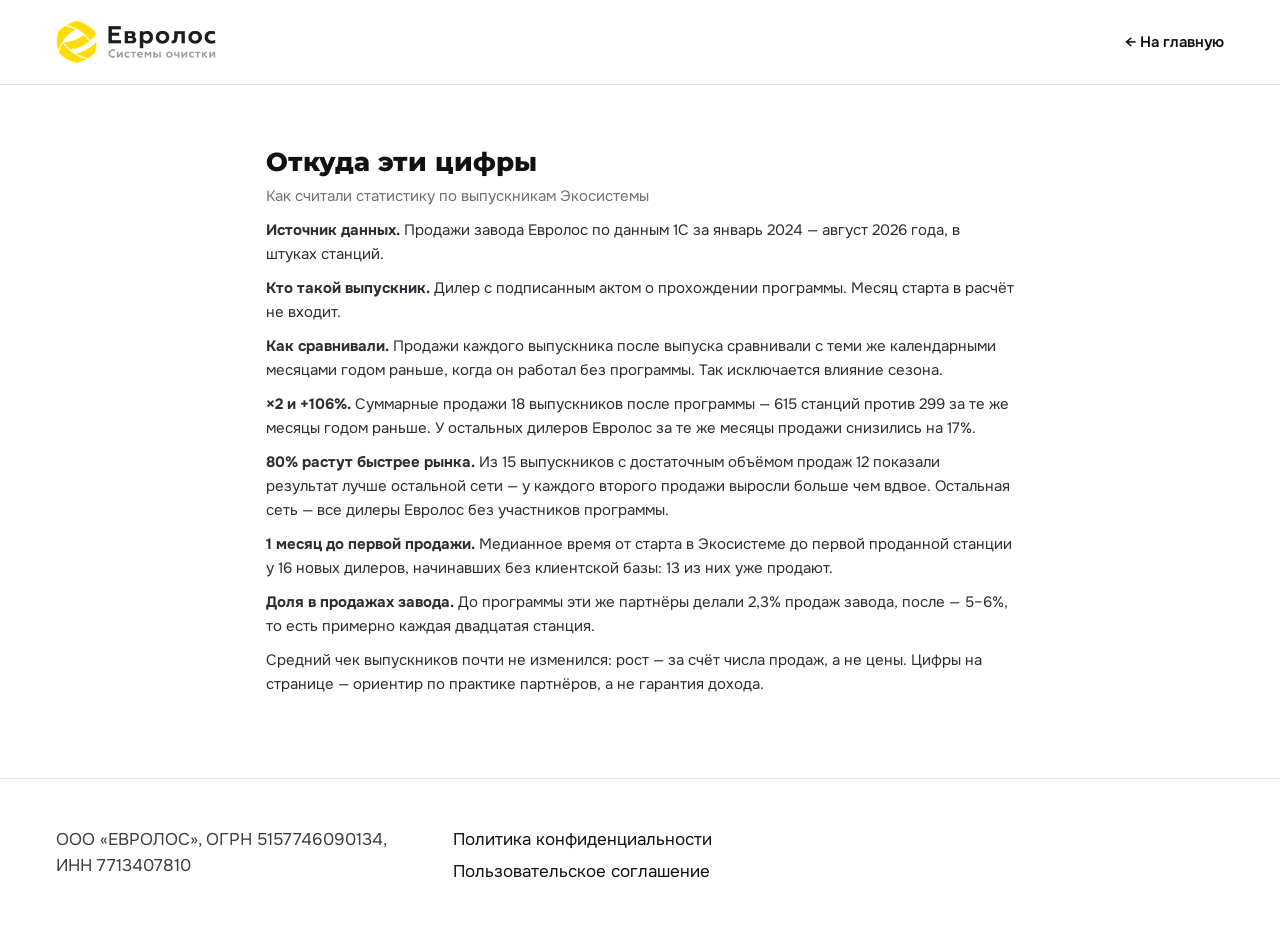
<file: method.html>
<!doctype html>
<html lang="ru">
<head>
<meta charset="utf-8">
<meta name="viewport" content="width=device-width,initial-scale=1">
<title>Откуда эти цифры — Экосистема Евролос</title>
<meta name="robots" content="noindex">
<link rel="preconnect" href="https://fonts.googleapis.com">
<link rel="preconnect" href="https://fonts.gstatic.com" crossorigin>
<link rel="stylesheet" href="https://fonts.googleapis.com/css2?family=Montserrat:wght@700;800;900&family=Onest:wght@400;500;600;700&display=swap">
<link rel="stylesheet" href="styles.css">
</head>
<body class="doc-page">
<header class="site-header">
  <div class="wrap site-header__inner">
    <a href="index.html" class="site-header__logo" aria-label="Евролос — на главную"><img src="assets/4603389f80e31d57c76cfe61373fc29b.png" alt="Евролос — системы очистки"></a>
    <a href="index.html" class="doc-page__back">← На главную</a>
  </div>
</header>
<main class="wrap doc-page__main">
  <article class="doc">
      <h1 class="doc__title">Откуда эти цифры</h1>
      <p class="doc__meta">Как считали статистику по выпускникам Экосистемы</p>
      <p><strong>Источник данных.</strong> Продажи завода Евролос по данным 1С за январь 2024 — август 2026 года, в штуках станций.</p>
      <p><strong>Кто такой выпускник.</strong> Дилер с подписанным актом о прохождении программы. Месяц старта в расчёт не входит.</p>
      <p><strong>Как сравнивали.</strong> Продажи каждого выпускника после выпуска сравнивали с теми же календарными месяцами годом раньше, когда он работал без программы. Так исключается влияние сезона.</p>
      <p><strong>×2 и +106%.</strong> Суммарные продажи 18 выпускников после программы — 615 станций против 299 за те же месяцы годом раньше. У остальных дилеров Евролос за те же месяцы продажи снизились на 17%.</p>
      <p><strong>80% растут быстрее рынка.</strong> Из 15 выпускников с достаточным объёмом продаж 12 показали результат лучше остальной сети — у каждого второго продажи выросли больше чем вдвое. Остальная сеть — все дилеры Евролос без участников программы.</p>
      <p><strong>1 месяц до первой продажи.</strong> Медианное время от старта в Экосистеме до первой проданной станции у 16 новых дилеров, начинавших без клиентской базы: 13 из них уже продают.</p>
      <p><strong>Доля в продажах завода.</strong> До программы эти же партнёры делали 2,3% продаж завода, после — 5–6%, то есть примерно каждая двадцатая станция.</p>
      <p>Средний чек выпускников почти не изменился: рост — за счёт числа продаж, а не цены. Цифры на странице — ориентир по практике партнёров, а не гарантия дохода.</p>
    </article>
</main>
<footer class="site-footer">
  <div class="wrap site-footer__inner">
    <div class="site-footer__col"><span>ООО «ЕВРОЛОС», ОГРН&nbsp;5157746090134, ИНН&nbsp;7713407810</span></div>
    <div class="site-footer__col"><a href="privacy.html">Политика конфиденциальности</a><a href="terms.html">Пользовательское соглашение</a></div>
  </div>
</footer>
</body>
</html>
</file>
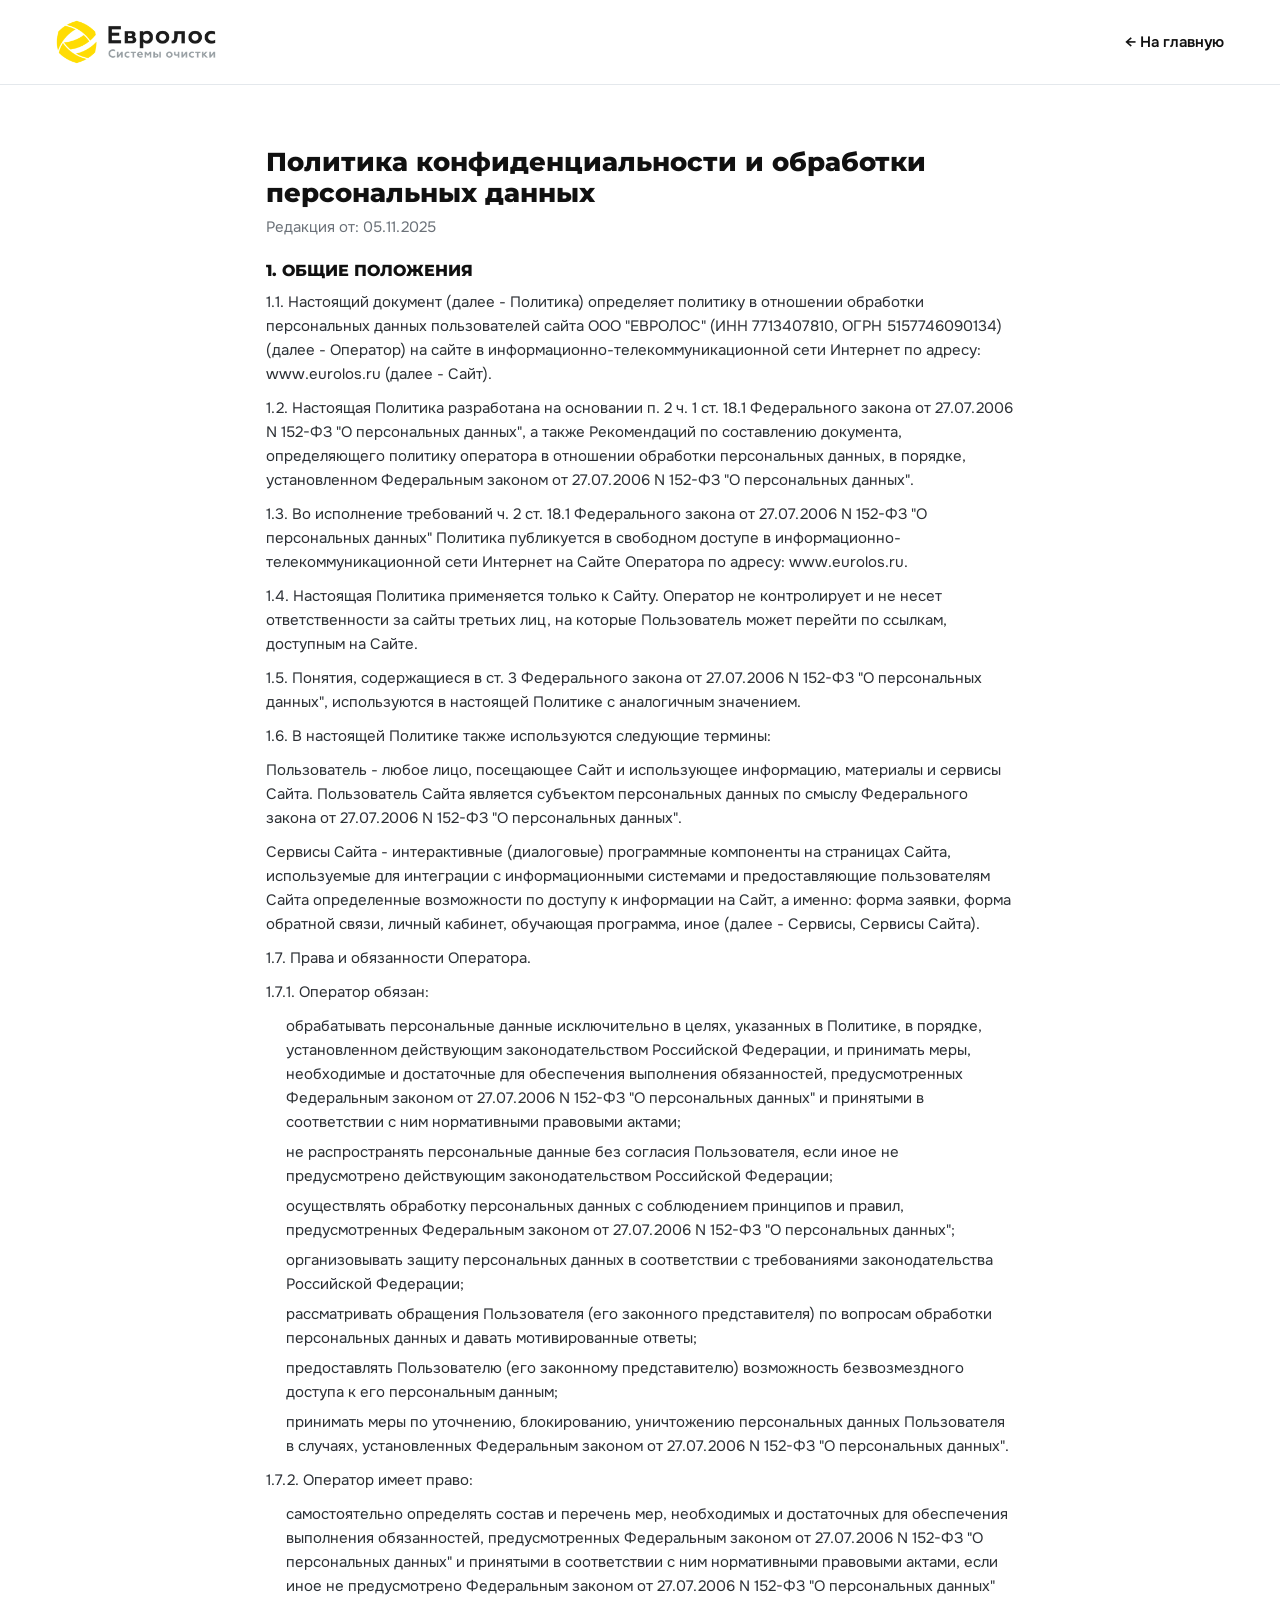
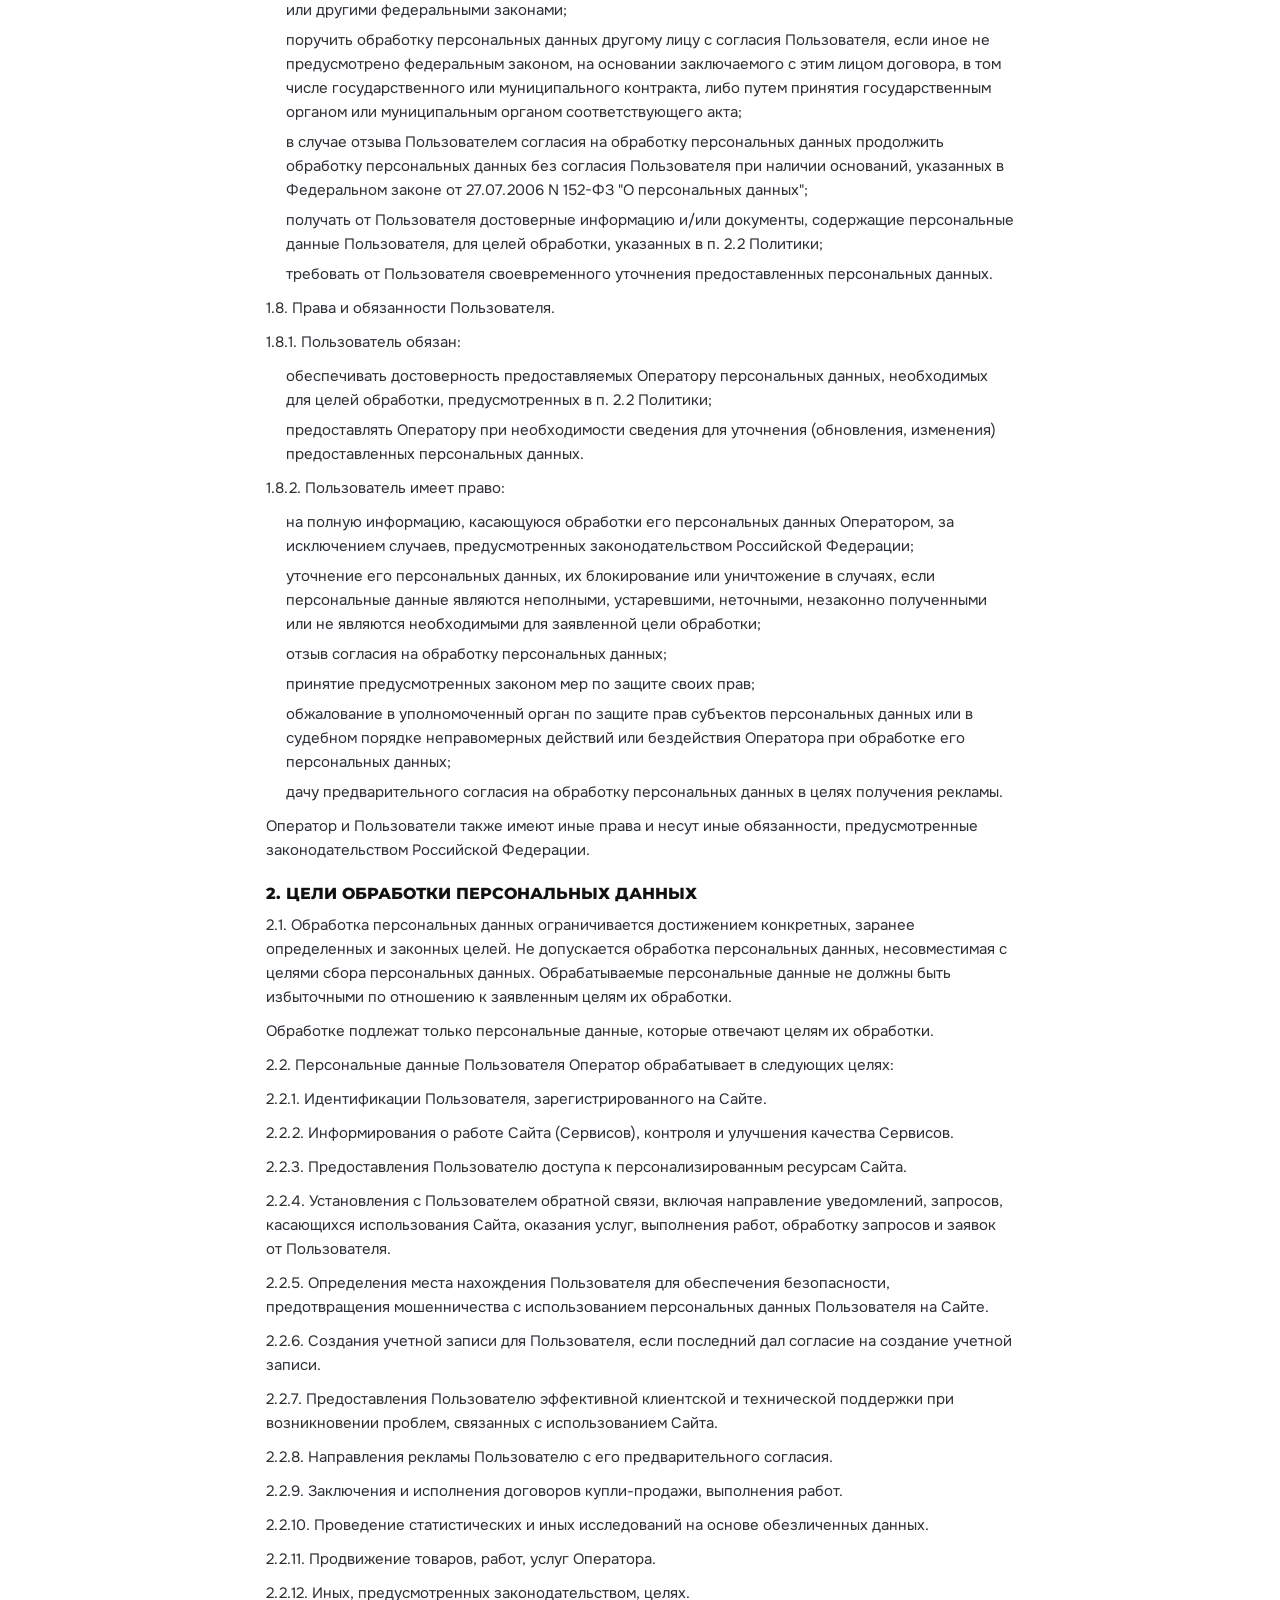
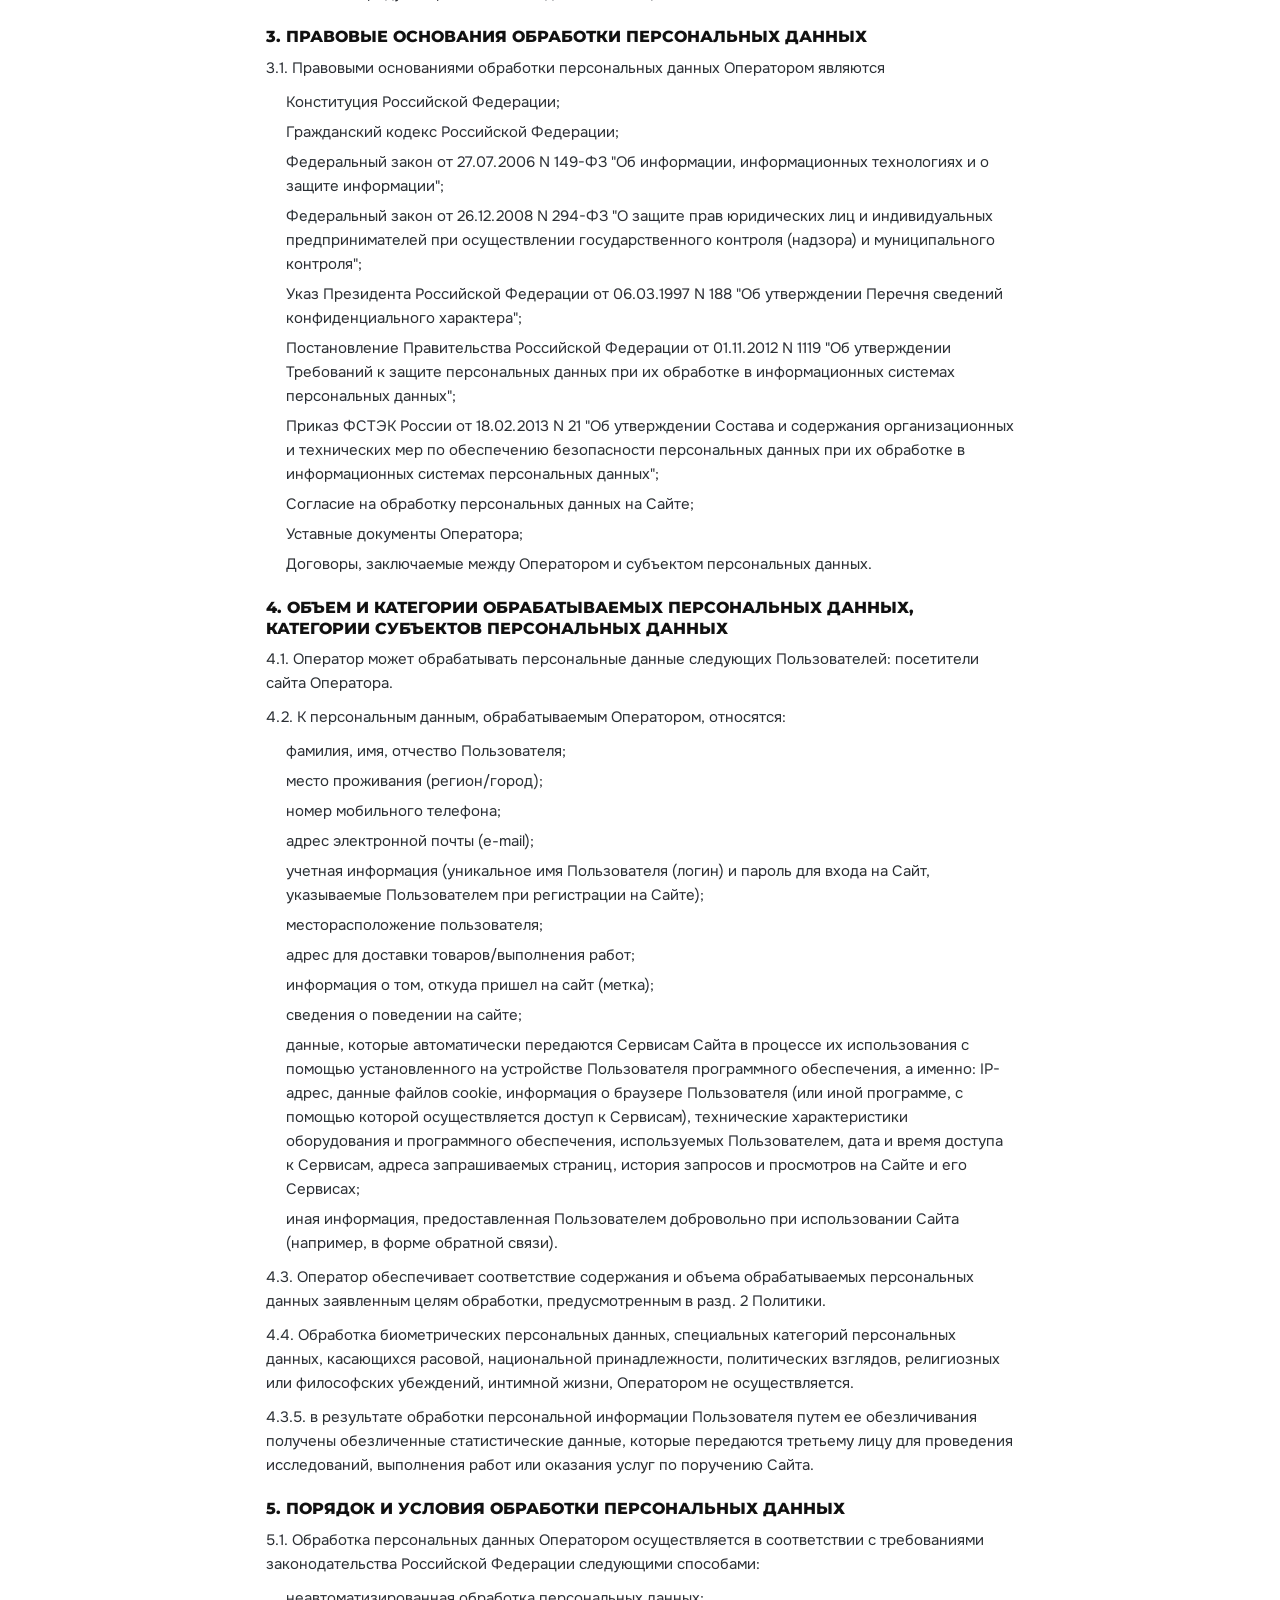
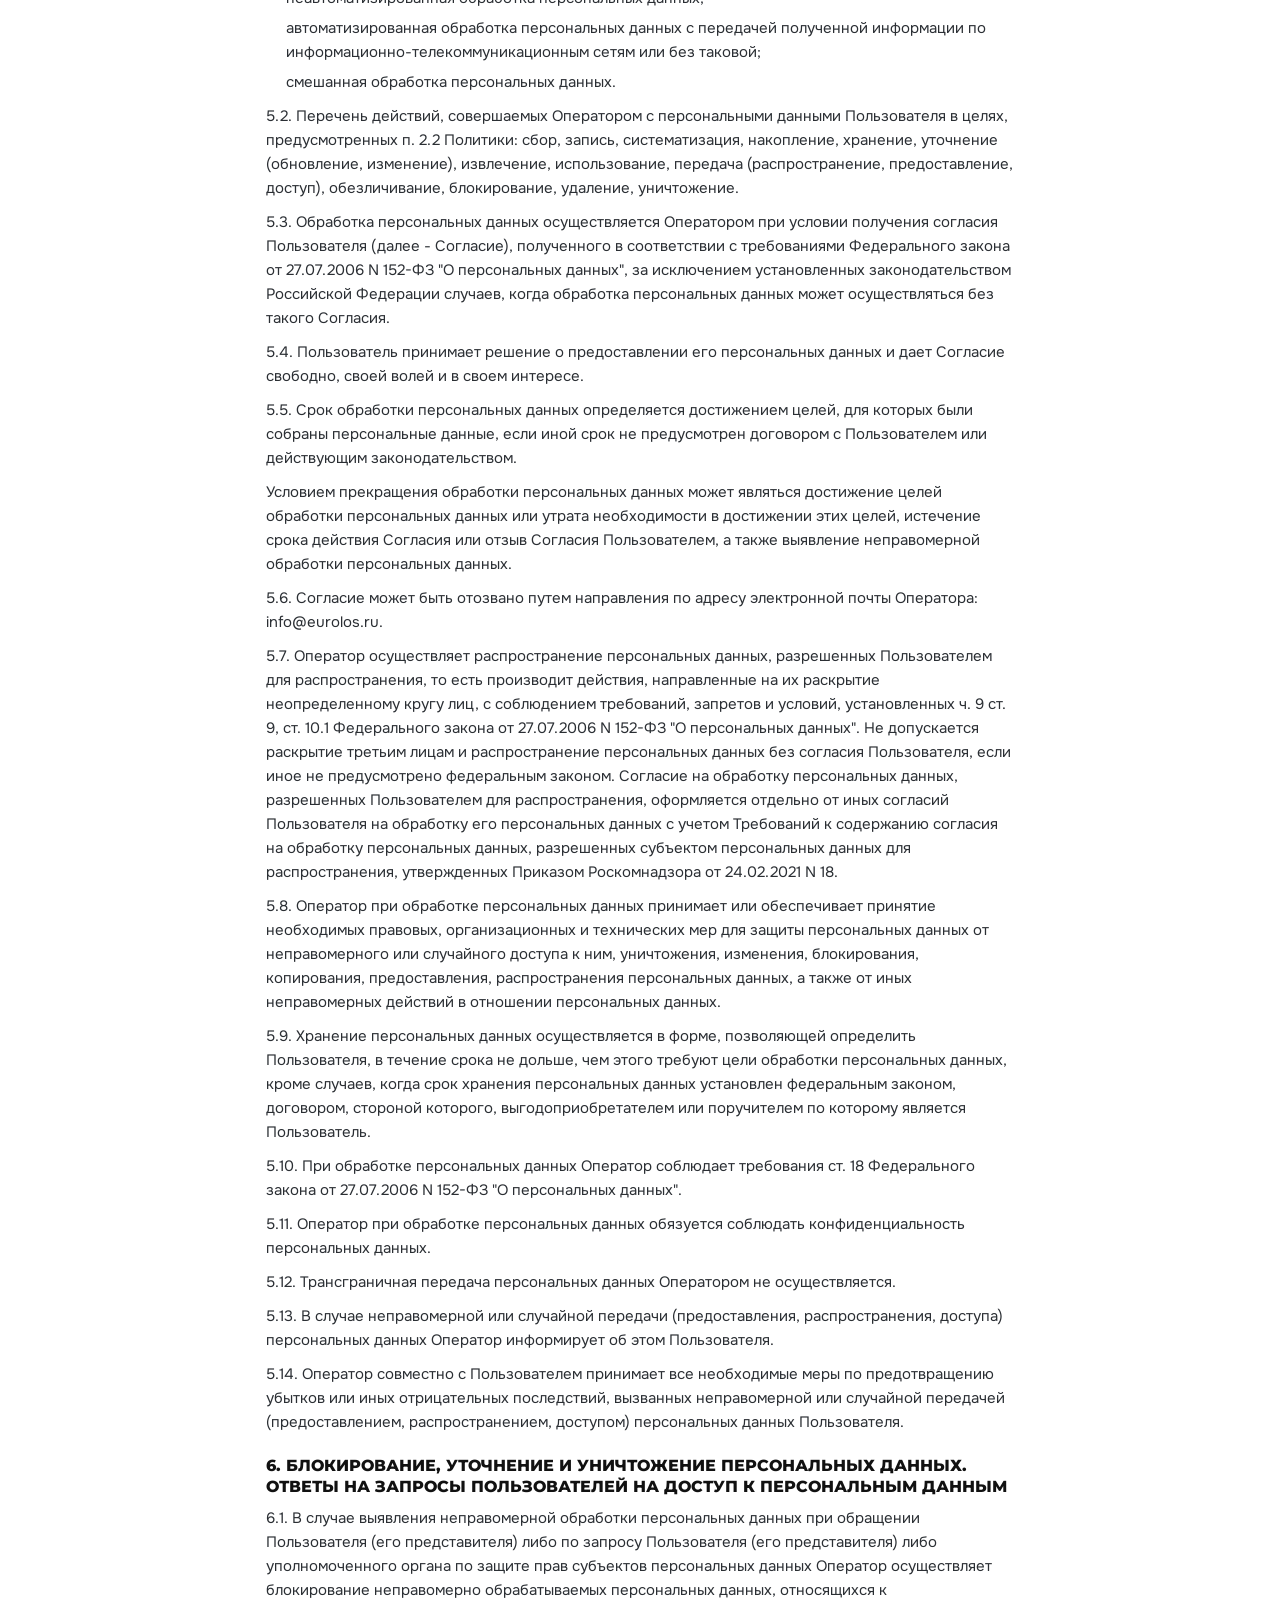
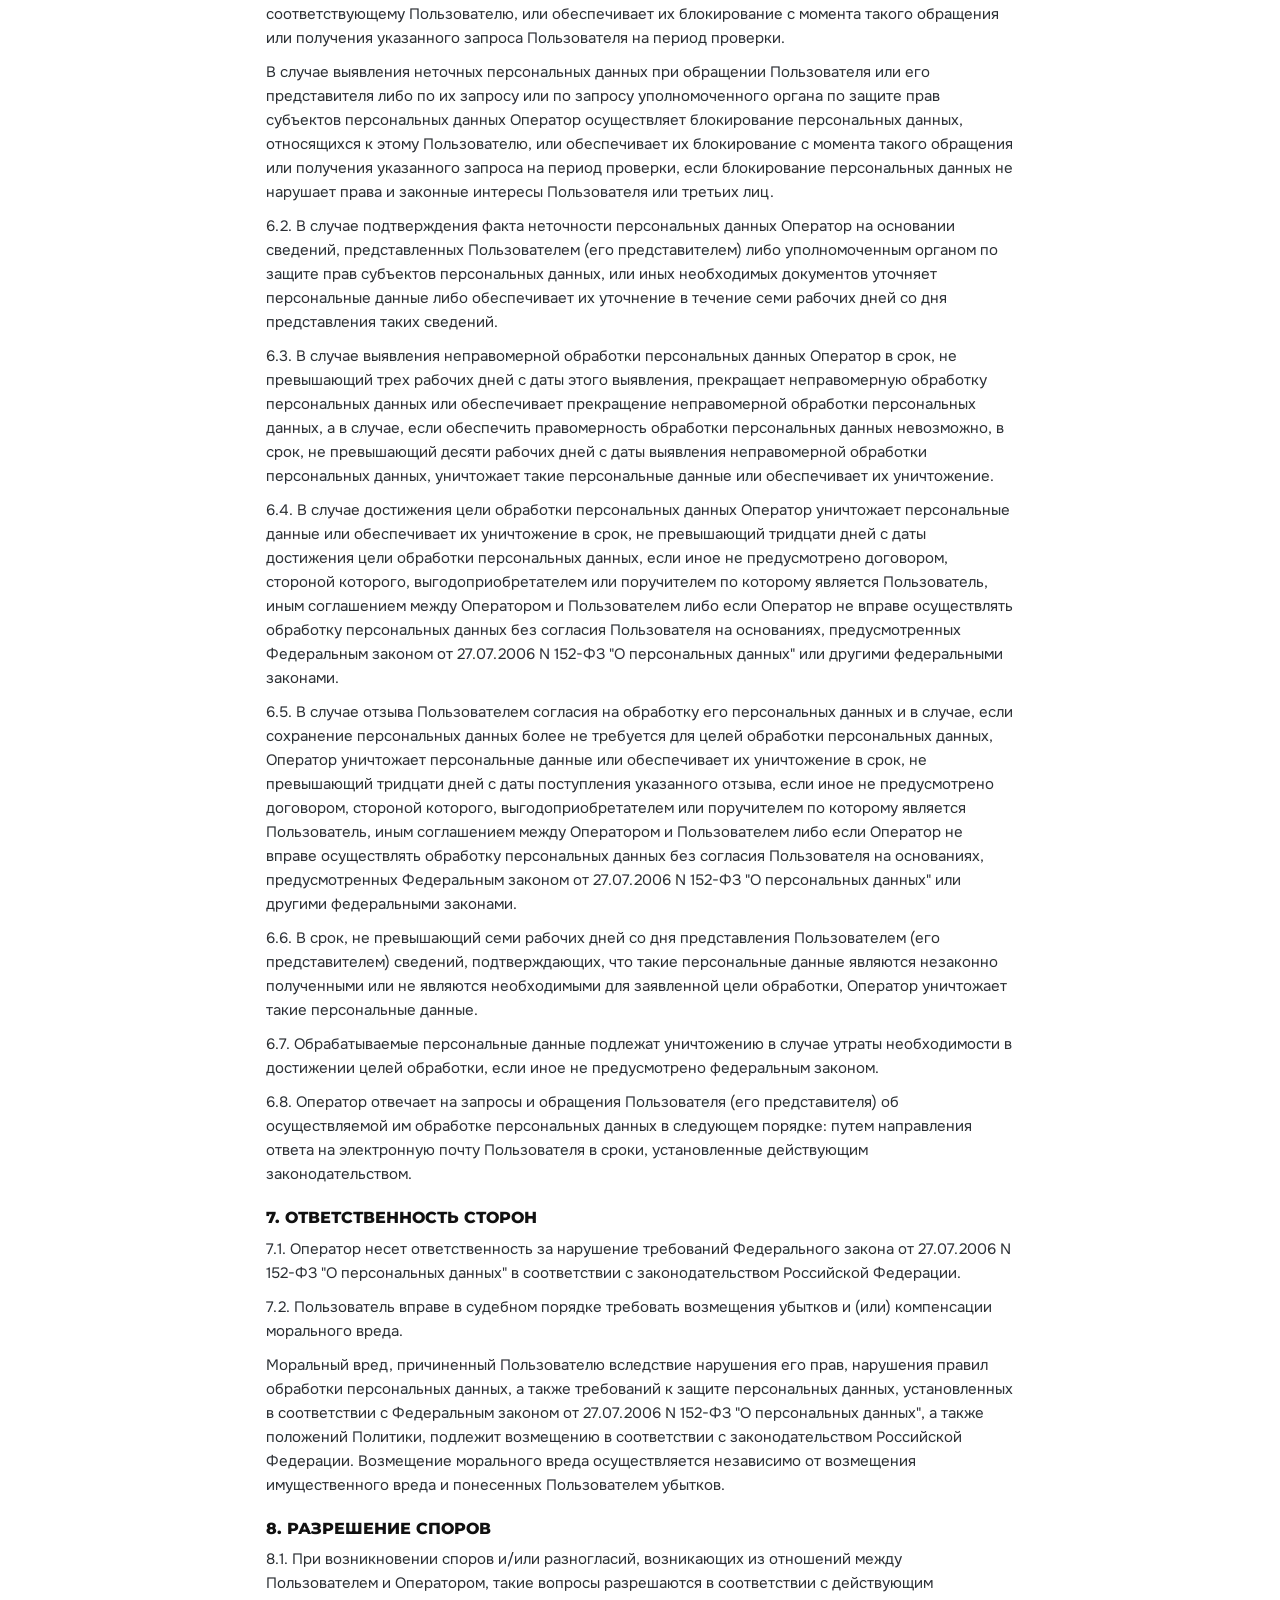
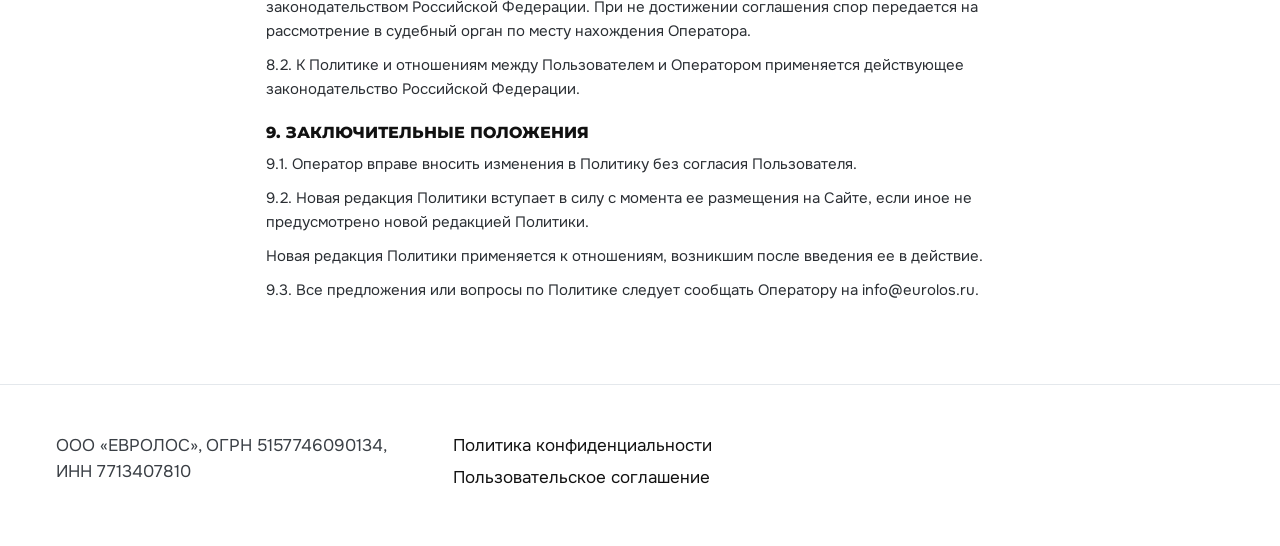
<file: privacy.html>
<!doctype html>
<html lang="ru">
<head>
<meta charset="utf-8">
<meta name="viewport" content="width=device-width,initial-scale=1">
<title>Политика конфиденциальности — Экосистема Евролос</title>
<meta name="robots" content="noindex">
<link rel="preconnect" href="https://fonts.googleapis.com">
<link rel="preconnect" href="https://fonts.gstatic.com" crossorigin>
<link rel="stylesheet" href="https://fonts.googleapis.com/css2?family=Montserrat:wght@700;800;900&family=Onest:wght@400;500;600;700&display=swap">
<link rel="stylesheet" href="styles.css">
</head>
<body class="doc-page">
<header class="site-header">
  <div class="wrap site-header__inner">
    <a href="index.html" class="site-header__logo" aria-label="Евролос — на главную"><img src="assets/4603389f80e31d57c76cfe61373fc29b.png" alt="Евролос — системы очистки"></a>
    <a href="index.html" class="doc-page__back">← На главную</a>
  </div>
</header>
<main class="wrap doc-page__main">
  <article class="doc">
      <h1 class="doc__title">Политика конфиденциальности и обработки персональных данных</h1>
      <p class="doc__meta">Редакция от: 05.11.2025</p>
      <h3>1. ОБЩИЕ ПОЛОЖЕНИЯ</h3>
      <p>1.1. Настоящий документ (далее - Политика) определяет политику в отношении обработки персональных данных пользователей сайта ООО "ЕВРОЛОС" (ИНН 7713407810, ОГРН 5157746090134) (далее - Оператор) на сайте в информационно-телекоммуникационной сети Интернет по адресу: www.eurolos.ru (далее - Сайт).</p>
      <p>1.2. Настоящая Политика разработана на основании п. 2 ч. 1 ст. 18.1 Федерального закона от 27.07.2006 N 152-ФЗ "О персональных данных", а также Рекомендаций по составлению документа, определяющего политику оператора в отношении обработки персональных данных, в порядке, установленном Федеральным законом от 27.07.2006 N 152-ФЗ "О персональных данных".</p>
      <p>1.3. Во исполнение требований ч. 2 ст. 18.1 Федерального закона от 27.07.2006 N 152-ФЗ "О персональных данных" Политика публикуется в свободном доступе в информационно-телекоммуникационной сети Интернет на Сайте Оператора по адресу: www.eurolos.ru.</p>
      <p>1.4. Настоящая Политика применяется только к Сайту. Оператор не контролирует и не несет ответственности за сайты третьих лиц, на которые Пользователь может перейти по ссылкам, доступным на Сайте.</p>
      <p>1.5. Понятия, содержащиеся в ст. 3 Федерального закона от 27.07.2006 N 152-ФЗ "О персональных данных", используются в настоящей Политике с аналогичным значением.</p>
      <p>1.6. В настоящей Политике также используются следующие термины:</p>
      <p>Пользователь - любое лицо, посещающее Сайт и использующее информацию, материалы и сервисы Сайта. Пользователь Сайта является субъектом персональных данных по смыслу Федерального закона от 27.07.2006 N 152-ФЗ "О персональных данных".</p>
      <p>Сервисы Сайта - интерактивные (диалоговые) программные компоненты на страницах Сайта, используемые для интеграции с информационными системами и предоставляющие пользователям Сайта определенные возможности по доступу к информации на Сайт, а именно: форма заявки, форма обратной связи, личный кабинет, обучающая программа, иное (далее - Сервисы, Сервисы Сайта).</p>
      <p>1.7. Права и обязанности Оператора.</p>
      <p>1.7.1. Оператор обязан:</p>
      <ul>
      <li>обрабатывать персональные данные исключительно в целях, указанных в Политике, в порядке, установленном действующим законодательством Российской Федерации, и принимать меры, необходимые и достаточные для обеспечения выполнения обязанностей, предусмотренных Федеральным законом от 27.07.2006 N 152-ФЗ "О персональных данных" и принятыми в соответствии с ним нормативными правовыми актами;</li>
      <li>не распространять персональные данные без согласия Пользователя, если иное не предусмотрено действующим законодательством Российской Федерации;</li>
      <li>осуществлять обработку персональных данных с соблюдением принципов и правил, предусмотренных Федеральным законом от 27.07.2006 N 152-ФЗ "О персональных данных";</li>
      <li>организовывать защиту персональных данных в соответствии с требованиями законодательства Российской Федерации;</li>
      <li>рассматривать обращения Пользователя (его законного представителя) по вопросам обработки персональных данных и давать мотивированные ответы;</li>
      <li>предоставлять Пользователю (его законному представителю) возможность безвозмездного доступа к его персональным данным;</li>
      <li>принимать меры по уточнению, блокированию, уничтожению персональных данных Пользователя в случаях, установленных Федеральным законом от 27.07.2006 N 152-ФЗ "О персональных данных".</li>
      </ul>
      <p>1.7.2. Оператор имеет право:</p>
      <ul>
      <li>самостоятельно определять состав и перечень мер, необходимых и достаточных для обеспечения выполнения обязанностей, предусмотренных Федеральным законом от 27.07.2006 N 152-ФЗ "О персональных данных" и принятыми в соответствии с ним нормативными правовыми актами, если иное не предусмотрено Федеральным законом от 27.07.2006 N 152-ФЗ "О персональных данных" или другими федеральными законами;</li>
      <li>поручить обработку персональных данных другому лицу с согласия Пользователя, если иное не предусмотрено федеральным законом, на основании заключаемого с этим лицом договора, в том числе государственного или муниципального контракта, либо путем принятия государственным органом или муниципальным органом соответствующего акта;</li>
      <li>в случае отзыва Пользователем согласия на обработку персональных данных продолжить обработку персональных данных без согласия Пользователя при наличии оснований, указанных в Федеральном законе от 27.07.2006 N 152-ФЗ "О персональных данных";</li>
      <li>получать от Пользователя достоверные информацию и/или документы, содержащие персональные данные Пользователя, для целей обработки, указанных в п. 2.2 Политики;</li>
      <li>требовать от Пользователя своевременного уточнения предоставленных персональных данных.</li>
      </ul>
      <p>1.8. Права и обязанности Пользователя.</p>
      <p>1.8.1. Пользователь обязан:</p>
      <ul>
      <li>обеспечивать достоверность предоставляемых Оператору персональных данных, необходимых для целей обработки, предусмотренных в п. 2.2 Политики;</li>
      <li>предоставлять Оператору при необходимости сведения для уточнения (обновления, изменения) предоставленных персональных данных.</li>
      </ul>
      <p>1.8.2. Пользователь имеет право:</p>
      <ul>
      <li>на полную информацию, касающуюся обработки его персональных данных Оператором, за исключением случаев, предусмотренных законодательством Российской Федерации;</li>
      <li>уточнение его персональных данных, их блокирование или уничтожение в случаях, если персональные данные являются неполными, устаревшими, неточными, незаконно полученными или не являются необходимыми для заявленной цели обработки;</li>
      <li>отзыв согласия на обработку персональных данных;</li>
      <li>принятие предусмотренных законом мер по защите своих прав;</li>
      <li>обжалование в уполномоченный орган по защите прав субъектов персональных данных или в судебном порядке неправомерных действий или бездействия Оператора при обработке его персональных данных;</li>
      <li>дачу предварительного согласия на обработку персональных данных в целях получения рекламы.</li>
      </ul>
      <p>Оператор и Пользователи также имеют иные права и несут иные обязанности, предусмотренные законодательством Российской Федерации.</p>
      <h3>2. ЦЕЛИ ОБРАБОТКИ ПЕРСОНАЛЬНЫХ ДАННЫХ</h3>
      <p>2.1. Обработка персональных данных ограничивается достижением конкретных, заранее определенных и законных целей. Не допускается обработка персональных данных, несовместимая с целями сбора персональных данных. Обрабатываемые персональные данные не должны быть избыточными по отношению к заявленным целям их обработки.</p>
      <p>Обработке подлежат только персональные данные, которые отвечают целям их обработки.</p>
      <p>2.2. Персональные данные Пользователя Оператор обрабатывает в следующих целях:</p>
      <p>2.2.1. Идентификации Пользователя, зарегистрированного на Сайте.</p>
      <p>2.2.2. Информирования о работе Сайта (Сервисов), контроля и улучшения качества Сервисов.</p>
      <p>2.2.3. Предоставления Пользователю доступа к персонализированным ресурсам Сайта.</p>
      <p>2.2.4. Установления с Пользователем обратной связи, включая направление уведомлений, запросов, касающихся использования Сайта, оказания услуг, выполнения работ, обработку запросов и заявок от Пользователя.</p>
      <p>2.2.5. Определения места нахождения Пользователя для обеспечения безопасности, предотвращения мошенничества с использованием персональных данных Пользователя на Сайте.</p>
      <p>2.2.6. Создания учетной записи для Пользователя, если последний дал согласие на создание учетной записи.</p>
      <p>2.2.7. Предоставления Пользователю эффективной клиентской и технической поддержки при возникновении проблем, связанных с использованием Сайта.</p>
      <p>2.2.8. Направления рекламы Пользователю с его предварительного согласия.</p>
      <p>2.2.9. Заключения и исполнения договоров купли-продажи, выполнения работ.</p>
      <p>2.2.10. Проведение статистических и иных исследований на основе обезличенных данных.</p>
      <p>2.2.11. Продвижение товаров, работ, услуг Оператора.</p>
      <p>2.2.12. Иных, предусмотренных законодательством, целях.</p>
      <h3>3. ПРАВОВЫЕ ОСНОВАНИЯ ОБРАБОТКИ ПЕРСОНАЛЬНЫХ ДАННЫХ</h3>
      <p>3.1. Правовыми основаниями обработки персональных данных Оператором являются</p>
      <ul>
      <li>Конституция Российской Федерации;</li>
      <li>Гражданский кодекс Российской Федерации;</li>
      <li>Федеральный закон от 27.07.2006 N 149-ФЗ "Об информации, информационных технологиях и о защите информации";</li>
      <li>Федеральный закон от 26.12.2008 N 294-ФЗ "О защите прав юридических лиц и индивидуальных предпринимателей при осуществлении государственного контроля (надзора) и муниципального контроля";</li>
      <li>Указ Президента Российской Федерации от 06.03.1997 N 188 "Об утверждении Перечня сведений конфиденциального характера";</li>
      <li>Постановление Правительства Российской Федерации от 01.11.2012 N 1119 "Об утверждении Требований к защите персональных данных при их обработке в информационных системах персональных данных";</li>
      <li>Приказ ФСТЭК России от 18.02.2013 N 21 "Об утверждении Состава и содержания организационных и технических мер по обеспечению безопасности персональных данных при их обработке в информационных системах персональных данных";</li>
      <li>Согласие на обработку персональных данных на Сайте;</li>
      <li>Уставные документы Оператора;</li>
      <li>Договоры, заключаемые между Оператором и субъектом персональных данных.</li>
      </ul>
      <h3>4. ОБЪЕМ И КАТЕГОРИИ ОБРАБАТЫВАЕМЫХ ПЕРСОНАЛЬНЫХ ДАННЫХ, КАТЕГОРИИ СУБЪЕКТОВ ПЕРСОНАЛЬНЫХ ДАННЫХ</h3>
      <p>4.1. Оператор может обрабатывать персональные данные следующих Пользователей: посетители сайта Оператора.</p>
      <p>4.2. К персональным данным, обрабатываемым Оператором, относятся:</p>
      <ul>
      <li>фамилия, имя, отчество Пользователя;</li>
      <li>место проживания (регион/город);</li>
      <li>номер мобильного телефона;</li>
      <li>адрес электронной почты (e-mail);</li>
      <li>учетная информация (уникальное имя Пользователя (логин) и пароль для входа на Сайт, указываемые Пользователем при регистрации на Сайте);</li>
      <li>месторасположение пользователя;</li>
      <li>адрес для доставки товаров/выполнения работ;</li>
      <li>информация о том, откуда пришел на сайт (метка);</li>
      <li>сведения о поведении на сайте;</li>
      <li>данные, которые автоматически передаются Сервисам Сайта в процессе их использования с помощью установленного на устройстве Пользователя программного обеспечения, а именно: IP-адрес, данные файлов cookie, информация о браузере Пользователя (или иной программе, с помощью которой осуществляется доступ к Сервисам), технические характеристики оборудования и программного обеспечения, используемых Пользователем, дата и время доступа к Сервисам, адреса запрашиваемых страниц, история запросов и просмотров на Сайте и его Сервисах;</li>
      <li>иная информация, предоставленная Пользователем добровольно при использовании Сайта (например, в форме обратной связи).</li>
      </ul>
      <p>4.3. Оператор обеспечивает соответствие содержания и объема обрабатываемых персональных данных заявленным целям обработки, предусмотренным в разд. 2 Политики.</p>
      <p>4.4. Обработка биометрических персональных данных, специальных категорий персональных данных, касающихся расовой, национальной принадлежности, политических взглядов, религиозных или философских убеждений, интимной жизни, Оператором не осуществляется.</p>
      <p>4.3.5. в результате обработки персональной информации Пользователя путем ее обезличивания получены обезличенные статистические данные, которые передаются третьему лицу для проведения исследований, выполнения работ или оказания услуг по поручению Сайта.</p>
      <h3>5. ПОРЯДОК И УСЛОВИЯ ОБРАБОТКИ ПЕРСОНАЛЬНЫХ ДАННЫХ</h3>
      <p>5.1. Обработка персональных данных Оператором осуществляется в соответствии с требованиями законодательства Российской Федерации следующими способами:</p>
      <ul>
      <li>неавтоматизированная обработка персональных данных;</li>
      <li>автоматизированная обработка персональных данных с передачей полученной информации по информационно-телекоммуникационным сетям или без таковой;</li>
      <li>смешанная обработка персональных данных.</li>
      </ul>
      <p>5.2. Перечень действий, совершаемых Оператором с персональными данными Пользователя в целях, предусмотренных п. 2.2 Политики: сбор, запись, систематизация, накопление, хранение, уточнение (обновление, изменение), извлечение, использование, передача (распространение, предоставление, доступ), обезличивание, блокирование, удаление, уничтожение.</p>
      <p>5.3. Обработка персональных данных осуществляется Оператором при условии получения согласия Пользователя (далее - Согласие), полученного в соответствии с требованиями Федерального закона от 27.07.2006 N 152-ФЗ "О персональных данных", за исключением установленных законодательством Российской Федерации случаев, когда обработка персональных данных может осуществляться без такого Согласия.</p>
      <p>5.4. Пользователь принимает решение о предоставлении его персональных данных и дает Согласие свободно, своей волей и в своем интересе.</p>
      <p>5.5. Срок обработки персональных данных определяется достижением целей, для которых были собраны персональные данные, если иной срок не предусмотрен договором с Пользователем или действующим законодательством.</p>
      <p>Условием прекращения обработки персональных данных может являться достижение целей обработки персональных данных или утрата необходимости в достижении этих целей, истечение срока действия Согласия или отзыв Согласия Пользователем, а также выявление неправомерной обработки персональных данных.</p>
      <p>5.6. Согласие может быть отозвано путем направления по адресу электронной почты Оператора: info@eurolos.ru.</p>
      <p>5.7. Оператор осуществляет распространение персональных данных, разрешенных Пользователем для распространения, то есть производит действия, направленные на их раскрытие неопределенному кругу лиц, с соблюдением требований, запретов и условий, установленных ч. 9 ст. 9, ст. 10.1 Федерального закона от 27.07.2006 N 152-ФЗ "О персональных данных". Не допускается раскрытие третьим лицам и распространение персональных данных без согласия Пользователя, если иное не предусмотрено федеральным законом. Согласие на обработку персональных данных, разрешенных Пользователем для распространения, оформляется отдельно от иных согласий Пользователя на обработку его персональных данных с учетом Требований к содержанию согласия на обработку персональных данных, разрешенных субъектом персональных данных для распространения, утвержденных Приказом Роскомнадзора от 24.02.2021 N 18.</p>
      <p>5.8. Оператор при обработке персональных данных принимает или обеспечивает принятие необходимых правовых, организационных и технических мер для защиты персональных данных от неправомерного или случайного доступа к ним, уничтожения, изменения, блокирования, копирования, предоставления, распространения персональных данных, а также от иных неправомерных действий в отношении персональных данных.</p>
      <p>5.9. Хранение персональных данных осуществляется в форме, позволяющей определить Пользователя, в течение срока не дольше, чем этого требуют цели обработки персональных данных, кроме случаев, когда срок хранения персональных данных установлен федеральным законом, договором, стороной которого, выгодоприобретателем или поручителем по которому является Пользователь.</p>
      <p>5.10. При обработке персональных данных Оператор соблюдает требования ст. 18 Федерального закона от 27.07.2006 N 152-ФЗ "О персональных данных".</p>
      <p>5.11. Оператор при обработке персональных данных обязуется соблюдать конфиденциальность персональных данных.</p>
      <p>5.12. Трансграничная передача персональных данных Оператором не осуществляется.</p>
      <p>5.13. В случае неправомерной или случайной передачи (предоставления, распространения, доступа) персональных данных Оператор информирует об этом Пользователя.</p>
      <p>5.14. Оператор совместно с Пользователем принимает все необходимые меры по предотвращению убытков или иных отрицательных последствий, вызванных неправомерной или случайной передачей (предоставлением, распространением, доступом) персональных данных Пользователя.</p>
      <h3>6. БЛОКИРОВАНИЕ, УТОЧНЕНИЕ И УНИЧТОЖЕНИЕ ПЕРСОНАЛЬНЫХ ДАННЫХ. ОТВЕТЫ НА ЗАПРОСЫ ПОЛЬЗОВАТЕЛЕЙ НА ДОСТУП К ПЕРСОНАЛЬНЫМ ДАННЫМ</h3>
      <p>6.1. В случае выявления неправомерной обработки персональных данных при обращении Пользователя (его представителя) либо по запросу Пользователя (его представителя) либо уполномоченного органа по защите прав субъектов персональных данных Оператор осуществляет блокирование неправомерно обрабатываемых персональных данных, относящихся к соответствующему Пользователю, или обеспечивает их блокирование с момента такого обращения или получения указанного запроса Пользователя на период проверки.</p>
      <p>В случае выявления неточных персональных данных при обращении Пользователя или его представителя либо по их запросу или по запросу уполномоченного органа по защите прав субъектов персональных данных Оператор осуществляет блокирование персональных данных, относящихся к этому Пользователю, или обеспечивает их блокирование с момента такого обращения или получения указанного запроса на период проверки, если блокирование персональных данных не нарушает права и законные интересы Пользователя или третьих лиц.</p>
      <p>6.2. В случае подтверждения факта неточности персональных данных Оператор на основании сведений, представленных Пользователем (его представителем) либо уполномоченным органом по защите прав субъектов персональных данных, или иных необходимых документов уточняет персональные данные либо обеспечивает их уточнение в течение семи рабочих дней со дня представления таких сведений.</p>
      <p>6.3. В случае выявления неправомерной обработки персональных данных Оператор в срок, не превышающий трех рабочих дней с даты этого выявления, прекращает неправомерную обработку персональных данных или обеспечивает прекращение неправомерной обработки персональных данных, а в случае, если обеспечить правомерность обработки персональных данных невозможно, в срок, не превышающий десяти рабочих дней с даты выявления неправомерной обработки персональных данных, уничтожает такие персональные данные или обеспечивает их уничтожение.</p>
      <p>6.4. В случае достижения цели обработки персональных данных Оператор уничтожает персональные данные или обеспечивает их уничтожение в срок, не превышающий тридцати дней с даты достижения цели обработки персональных данных, если иное не предусмотрено договором, стороной которого, выгодоприобретателем или поручителем по которому является Пользователь, иным соглашением между Оператором и Пользователем либо если Оператор не вправе осуществлять обработку персональных данных без согласия Пользователя на основаниях, предусмотренных Федеральным законом от 27.07.2006 N 152-ФЗ "О персональных данных" или другими федеральными законами.</p>
      <p>6.5. В случае отзыва Пользователем согласия на обработку его персональных данных и в случае, если сохранение персональных данных более не требуется для целей обработки персональных данных, Оператор уничтожает персональные данные или обеспечивает их уничтожение в срок, не превышающий тридцати дней с даты поступления указанного отзыва, если иное не предусмотрено договором, стороной которого, выгодоприобретателем или поручителем по которому является Пользователь, иным соглашением между Оператором и Пользователем либо если Оператор не вправе осуществлять обработку персональных данных без согласия Пользователя на основаниях, предусмотренных Федеральным законом от 27.07.2006 N 152-ФЗ "О персональных данных" или другими федеральными законами.</p>
      <p>6.6. В срок, не превышающий семи рабочих дней со дня представления Пользователем (его представителем) сведений, подтверждающих, что такие персональные данные являются незаконно полученными или не являются необходимыми для заявленной цели обработки, Оператор уничтожает такие персональные данные.</p>
      <p>6.7. Обрабатываемые персональные данные подлежат уничтожению в случае утраты необходимости в достижении целей обработки, если иное не предусмотрено федеральным законом.</p>
      <p>6.8. Оператор отвечает на запросы и обращения Пользователя (его представителя) об осуществляемой им обработке персональных данных в следующем порядке: путем направления ответа на электронную почту Пользователя в сроки, установленные действующим законодательством.</p>
      <h3>7. ОТВЕТСТВЕННОСТЬ СТОРОН</h3>
      <p>7.1. Оператор несет ответственность за нарушение требований Федерального закона от 27.07.2006 N 152-ФЗ "О персональных данных" в соответствии с законодательством Российской Федерации.</p>
      <p>7.2. Пользователь вправе в судебном порядке требовать возмещения убытков и (или) компенсации морального вреда.</p>
      <p>Моральный вред, причиненный Пользователю вследствие нарушения его прав, нарушения правил обработки персональных данных, а также требований к защите персональных данных, установленных в соответствии с Федеральным законом от 27.07.2006 N 152-ФЗ "О персональных данных", а также положений Политики, подлежит возмещению в соответствии с законодательством Российской Федерации. Возмещение морального вреда осуществляется независимо от возмещения имущественного вреда и понесенных Пользователем убытков.</p>
      <h3>8. РАЗРЕШЕНИЕ СПОРОВ</h3>
      <p>8.1. При возникновении споров и/или разногласий, возникающих из отношений между Пользователем и Оператором, такие вопросы разрешаются в соответствии с действующим законодательством Российской Федерации. При не достижении соглашения спор передается на рассмотрение в судебный орган по месту нахождения Оператора.</p>
      <p>8.2. К Политике и отношениям между Пользователем и Оператором применяется действующее законодательство Российской Федерации.</p>
      <h3>9. ЗАКЛЮЧИТЕЛЬНЫЕ ПОЛОЖЕНИЯ</h3>
      <p>9.1. Оператор вправе вносить изменения в Политику без согласия Пользователя.</p>
      <p>9.2. Новая редакция Политики вступает в силу с момента ее размещения на Сайте, если иное не предусмотрено новой редакцией Политики.</p>
      <p>Новая редакция Политики применяется к отношениям, возникшим после введения ее в действие.</p>
      <p>9.3. Все предложения или вопросы по Политике следует сообщать Оператору на info@eurolos.ru.</p>
    </article>
</main>
<footer class="site-footer">
  <div class="wrap site-footer__inner">
    <div class="site-footer__col"><span>ООО «ЕВРОЛОС», ОГРН&nbsp;5157746090134, ИНН&nbsp;7713407810</span></div>
    <div class="site-footer__col"><a href="privacy.html">Политика конфиденциальности</a><a href="terms.html">Пользовательское соглашение</a></div>
  </div>
</footer>
</body>
</html>
</file>
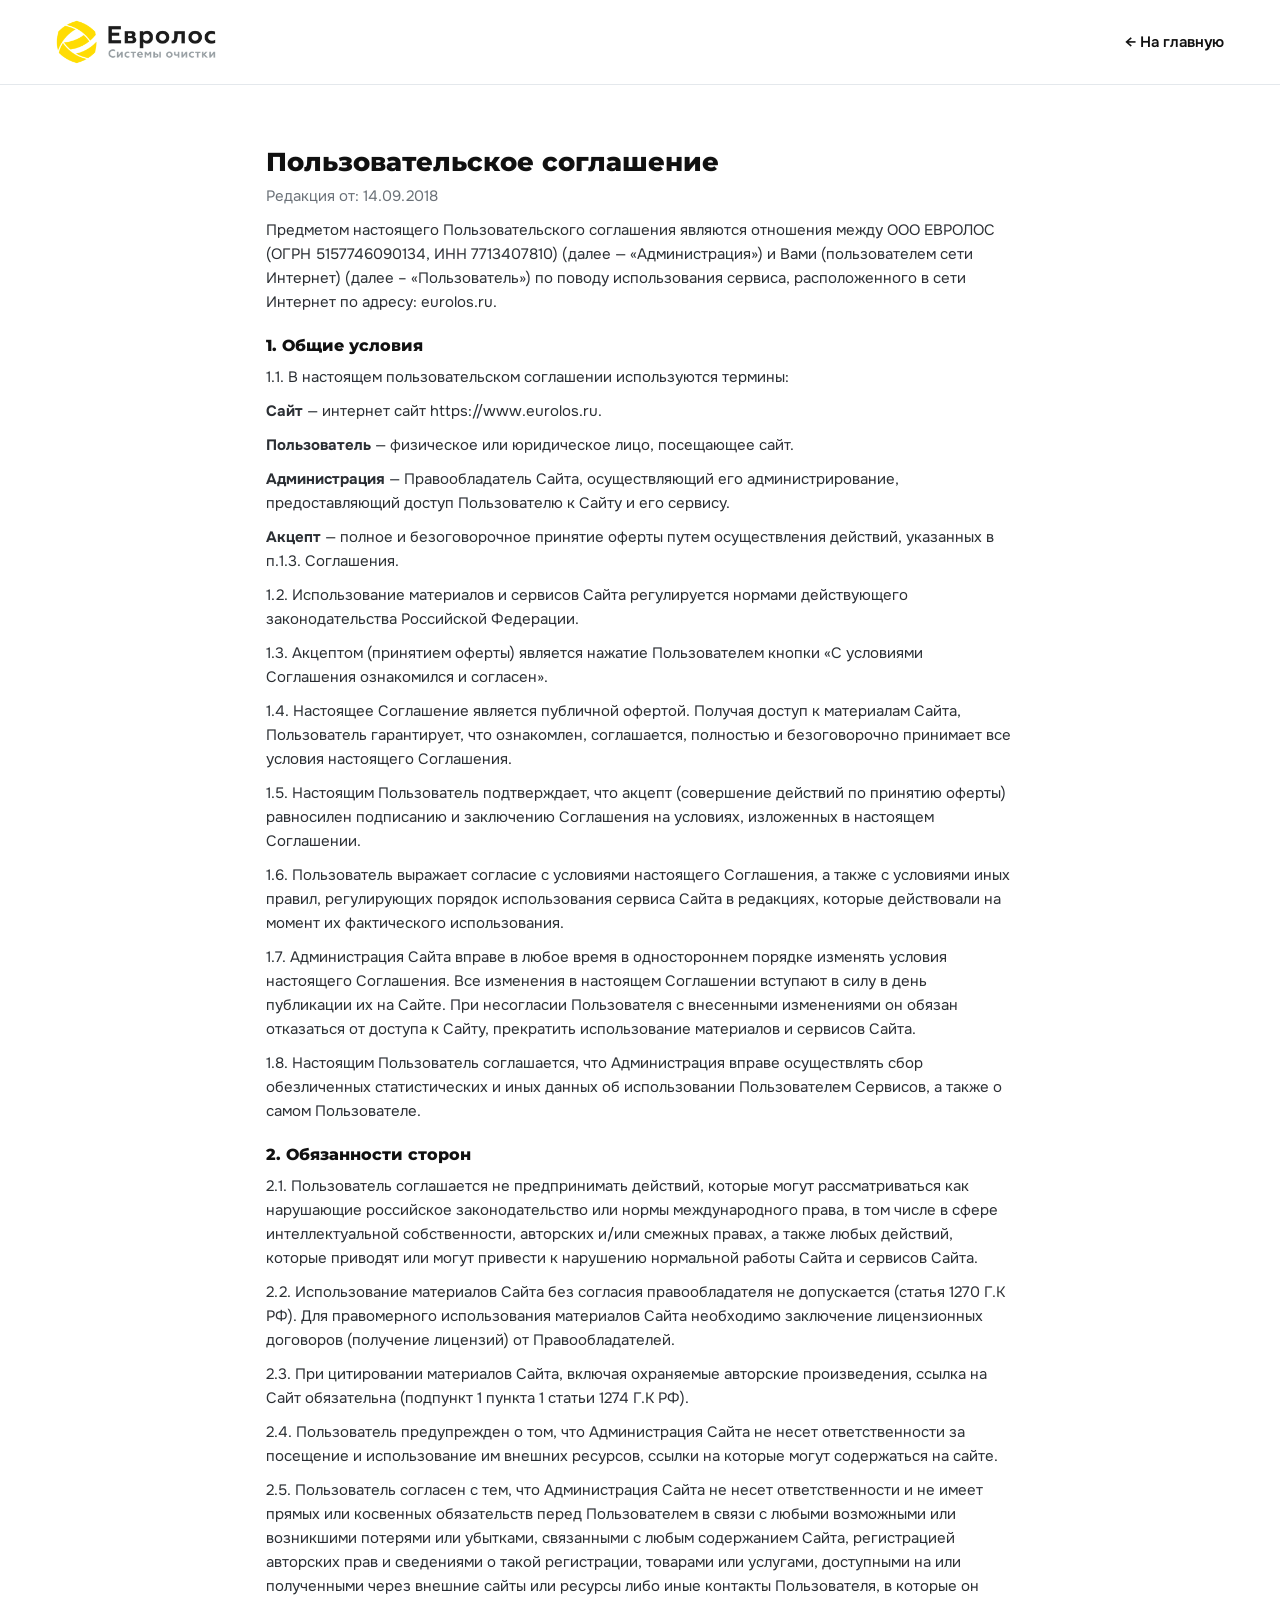
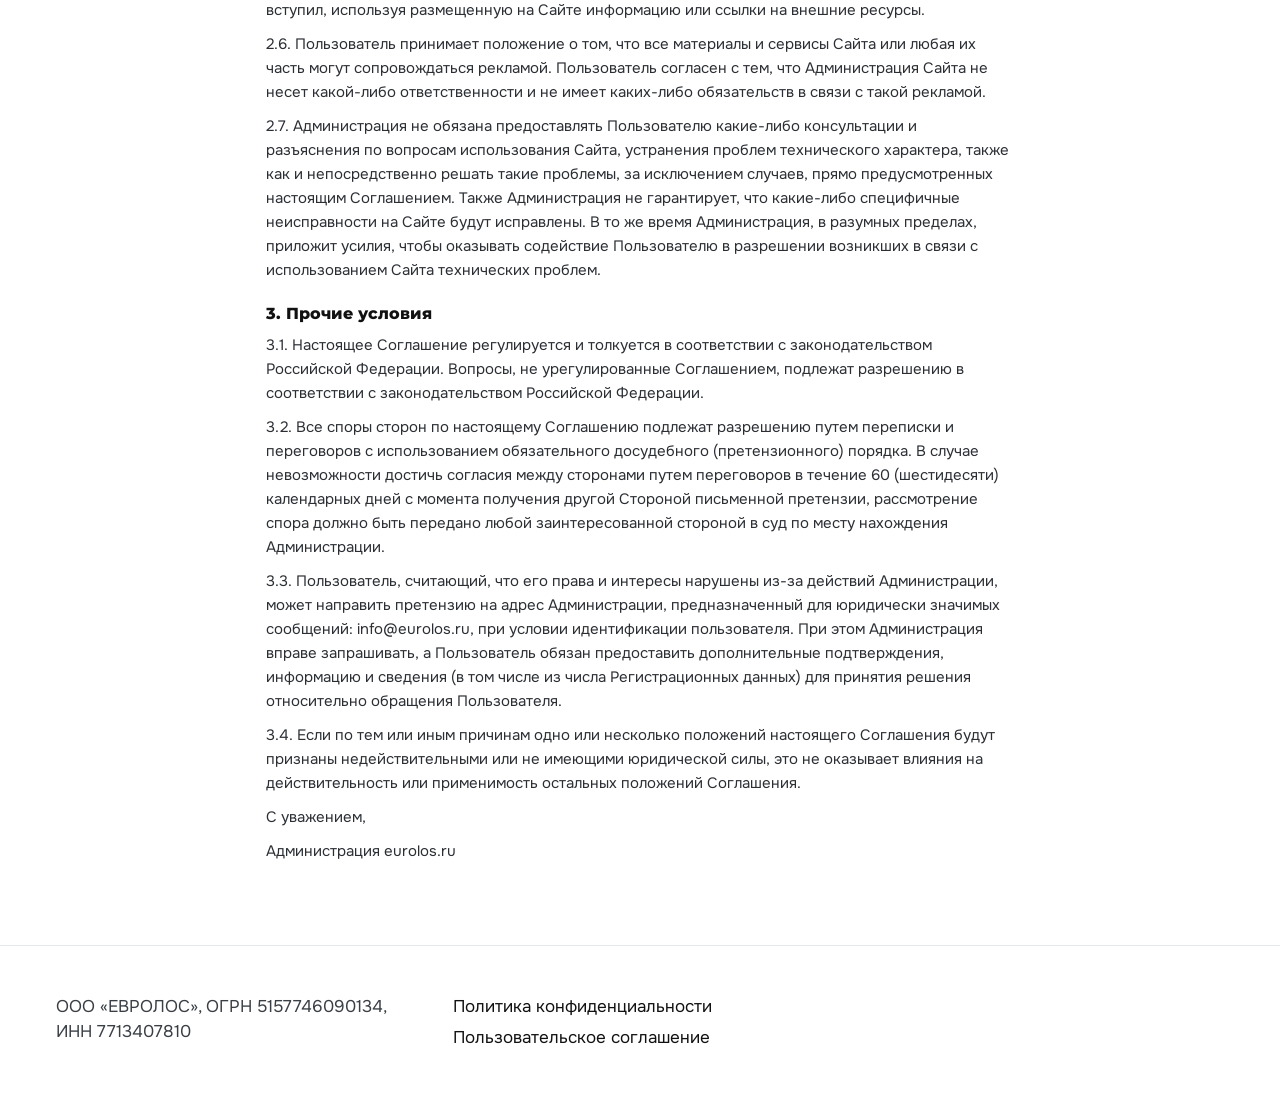
<file: terms.html>
<!doctype html>
<html lang="ru">
<head>
<meta charset="utf-8">
<meta name="viewport" content="width=device-width,initial-scale=1">
<title>Пользовательское соглашение — Экосистема Евролос</title>
<meta name="robots" content="noindex">
<link rel="preconnect" href="https://fonts.googleapis.com">
<link rel="preconnect" href="https://fonts.gstatic.com" crossorigin>
<link rel="stylesheet" href="https://fonts.googleapis.com/css2?family=Montserrat:wght@700;800;900&family=Onest:wght@400;500;600;700&display=swap">
<link rel="stylesheet" href="styles.css">
</head>
<body class="doc-page">
<header class="site-header">
  <div class="wrap site-header__inner">
    <a href="index.html" class="site-header__logo" aria-label="Евролос — на главную"><img src="assets/4603389f80e31d57c76cfe61373fc29b.png" alt="Евролос — системы очистки"></a>
    <a href="index.html" class="doc-page__back">← На главную</a>
  </div>
</header>
<main class="wrap doc-page__main">
  <article class="doc">
      <h1 class="doc__title">Пользовательское соглашение</h1>
      <p class="doc__meta">Редакция от: 14.09.2018</p>
      <p>Предметом настоящего Пользовательского соглашения являются отношения между ООО ЕВРОЛОС (ОГРН 5157746090134, ИНН 7713407810) (далее — «Администрация») и Вами (пользователем сети Интернет) (далее – «Пользователь») по поводу использования сервиса, расположенного в сети Интернет по адресу: eurolos.ru.</p>
      <h3>1. Общие условия</h3>
      <p>1.1. В настоящем пользовательском соглашении используются термины:</p>
      <p><strong>Сайт</strong> — интернет сайт https://www.eurolos.ru.</p>
      <p><strong>Пользователь</strong> — физическое или юридическое лицо, посещающее сайт.</p>
      <p><strong>Администрация</strong> — Правообладатель Сайта, осуществляющий его администрирование, предоставляющий доступ Пользователю к Сайту и его сервису.</p>
      <p><strong>Акцепт</strong> — полное и безоговорочное принятие оферты путем осуществления действий, указанных в п.1.3. Соглашения.</p>
      <p>1.2. Использование материалов и сервисов Сайта регулируется нормами действующего законодательства Российской Федерации.</p>
      <p>1.3. Акцептом (принятием оферты) является нажатие Пользователем кнопки «С условиями Соглашения ознакомился и согласен».</p>
      <p>1.4. Настоящее Соглашение является публичной офертой. Получая доступ к материалам Сайта, Пользователь гарантирует, что ознакомлен, соглашается, полностью и безоговорочно принимает все условия настоящего Соглашения.</p>
      <p>1.5. Настоящим Пользователь подтверждает, что акцепт (совершение действий по принятию оферты) равносилен подписанию и заключению Соглашения на условиях, изложенных в настоящем Соглашении.</p>
      <p>1.6. Пользователь выражает согласие с условиями настоящего Соглашения, а также с условиями иных правил, регулирующих порядок использования сервиса Сайта в редакциях, которые действовали на момент их фактического использования.</p>
      <p>1.7. Администрация Сайта вправе в любое время в одностороннем порядке изменять условия настоящего Соглашения. Все изменения в настоящем Соглашении вступают в силу в день публикации их на Сайте. При несогласии Пользователя с внесенными изменениями он обязан отказаться от доступа к Сайту, прекратить использование материалов и сервисов Сайта.</p>
      <p>1.8. Настоящим Пользователь соглашается, что Администрация вправе осуществлять сбор обезличенных статистических и иных данных об использовании Пользователем Сервисов, а также о самом Пользователе.</p>
      <h3>2. Обязанности сторон</h3>
      <p>2.1. Пользователь соглашается не предпринимать действий, которые могут рассматриваться как нарушающие российское законодательство или нормы международного права, в том числе в сфере интеллектуальной собственности, авторских и/или смежных правах, а также любых действий, которые приводят или могут привести к нарушению нормальной работы Сайта и сервисов Сайта.</p>
      <p>2.2. Использование материалов Сайта без согласия правообладателя не допускается (статья 1270 Г.К РФ). Для правомерного использования материалов Сайта необходимо заключение лицензионных договоров (получение лицензий) от Правообладателей.</p>
      <p>2.3. При цитировании материалов Сайта, включая охраняемые авторские произведения, ссылка на Сайт обязательна (подпункт 1 пункта 1 статьи 1274 Г.К РФ).</p>
      <p>2.4. Пользователь предупрежден о том, что Администрация Сайта не несет ответственности за посещение и использование им внешних ресурсов, ссылки на которые могут содержаться на сайте.</p>
      <p>2.5. Пользователь согласен с тем, что Администрация Сайта не несет ответственности и не имеет прямых или косвенных обязательств перед Пользователем в связи с любыми возможными или возникшими потерями или убытками, связанными с любым содержанием Сайта, регистрацией авторских прав и сведениями о такой регистрации, товарами или услугами, доступными на или полученными через внешние сайты или ресурсы либо иные контакты Пользователя, в которые он вступил, используя размещенную на Сайте информацию или ссылки на внешние ресурсы.</p>
      <p>2.6. Пользователь принимает положение о том, что все материалы и сервисы Сайта или любая их часть могут сопровождаться рекламой. Пользователь согласен с тем, что Администрация Сайта не несет какой-либо ответственности и не имеет каких-либо обязательств в связи с такой рекламой.</p>
      <p>2.7. Администрация не обязана предоставлять Пользователю какие-либо консультации и разъяснения по вопросам использования Сайта, устранения проблем технического характера, также как и непосредственно решать такие проблемы, за исключением случаев, прямо предусмотренных настоящим Соглашением. Также Администрация не гарантирует, что какие-либо специфичные неисправности на Сайте будут исправлены. В то же время Администрация, в разумных пределах, приложит усилия, чтобы оказывать содействие Пользователю в разрешении возникших в связи с использованием Сайта технических проблем.</p>
      <h3>3. Прочие условия</h3>
      <p>3.1. Настоящее Соглашение регулируется и толкуется в соответствии с законодательством Российской Федерации. Вопросы, не урегулированные Соглашением, подлежат разрешению в соответствии с законодательством Российской Федерации.</p>
      <p>3.2. Все споры сторон по настоящему Соглашению подлежат разрешению путем переписки и переговоров с использованием обязательного досудебного (претензионного) порядка. В случае невозможности достичь согласия между сторонами путем переговоров в течение 60 (шестидесяти) календарных дней с момента получения другой Стороной письменной претензии, рассмотрение спора должно быть передано любой заинтересованной стороной в суд по месту нахождения Администрации.</p>
      <p>3.3. Пользователь, считающий, что его права и интересы нарушены из-за действий Администрации, может направить претензию на адрес Администрации, предназначенный для юридически значимых сообщений: info@eurolos.ru, при условии идентификации пользователя. При этом Администрация вправе запрашивать, а Пользователь обязан предоставить дополнительные подтверждения, информацию и сведения (в том числе из числа Регистрационных данных) для принятия решения относительно обращения Пользователя.</p>
      <p>3.4. Если по тем или иным причинам одно или несколько положений настоящего Соглашения будут признаны недействительными или не имеющими юридической силы, это не оказывает влияния на действительность или применимость остальных положений Соглашения.</p>
      <p>С уважением,</p>
      <p>Администрация eurolos.ru</p>
    </article>
</main>
<footer class="site-footer">
  <div class="wrap site-footer__inner">
    <div class="site-footer__col"><span>ООО «ЕВРОЛОС», ОГРН&nbsp;5157746090134, ИНН&nbsp;7713407810</span></div>
    <div class="site-footer__col"><a href="privacy.html">Политика конфиденциальности</a><a href="terms.html">Пользовательское соглашение</a></div>
  </div>
</footer>
</body>
</html>
</file>
<file: styles.css>
/* ===== Tokens ===== */
:root{
  --yellow:#FFDD00;
  --yellow-hover:#FFE84D;
  --ink:#111111;
  --ink-soft:#1C1E21;
  --ink-soft-2:#26292D;
  --text:#2B2F34;
  --text-2:#3A3F45;
  --muted:#4B5158;
  --muted-2:#6B7178;
  --muted-3:#8A9097;
  --muted-4:#9AA0A6;
  --line:#E4E8EC;
  --line-2:#C5D3DD;
  --line-3:#33373C;
  --border-input:#B8C4CE;
  --blue-bg:#EBF8FF;
  --green:#3E8E1E;
  --red:#B42318;
  --grey-bg:#F4F7F9;
  --grey-card:#F3F5F7;
  --tag-bg:#FFF1A3;
  --white:#FFFFFF;
  --e6:#E6E9EC;
  --c9:#C9CED4;
  --font-head:'Montserrat','Arial Black',sans-serif;
  --font-body:'Onest','Segoe UI','Helvetica Neue',sans-serif;
  --container-max:1440px;
  --gutter:20px;
  --section-pad:56px;
}

@media (min-width:1024px){
  :root{ --gutter:56px; --section-pad:88px; }
}

/* ===== Reset ===== */
*,*::before,*::after{box-sizing:border-box}
html{scroll-behavior:smooth}
@media (prefers-reduced-motion: reduce){ html{scroll-behavior:auto} }
body{
  margin:0;
  background:#FFFFFF;
  color:var(--ink);
  font-family:var(--font-body);
  font-size:16px;
  line-height:1.5;
  -webkit-font-smoothing:antialiased;
}
img{max-width:100%;display:block}
a{color:var(--ink);text-decoration:none}
a:hover{color:#000}
ul,ol{margin:0;padding:0;list-style:none}
h1,h2,h3,p{margin:0}
button{font:inherit;cursor:pointer}
input::placeholder{color:var(--muted-2)}
:focus-visible{outline:3px solid #1F6FEB;outline-offset:3px}

.wrap{max-width:var(--container-max);margin:0 auto;padding-left:var(--gutter);padding-right:var(--gutter)}

.h2{
  margin:0;
  font-family:var(--font-head);
  font-weight:800;
  font-size:30px;
  line-height:1.08;
  letter-spacing:-0.005em;
  text-transform:uppercase;
  text-wrap:balance;
}
.h2--white{color:#fff}
.lead{margin:0;font-size:17px;line-height:1.55;color:var(--text);text-wrap:pretty}
.lead--dark{color:var(--c9)}
.lead--onyellow{color:#1F2226}
.footnote{margin:0;font-size:13px;line-height:1.5;color:var(--muted)}
.footnote--dark{color:var(--muted-3)}
.num{font-family:var(--font-head);font-weight:900}

.section{padding:var(--section-pad) 0}
.section--blue{background:var(--blue-bg)}
.section--dark{background:var(--ink);color:#fff}
.section--yellow{background:var(--yellow)}
.section__inner{display:flex;flex-direction:column;gap:24px}
.section__head{display:flex;flex-direction:column;gap:14px}
@media (min-width:1024px){
  .section__inner{gap:44px}
  .section__head{gap:20px;max-width:1100px}
  .h2{font-size:clamp(38px,4.4vw,48px);line-height:1.04}
  .lead{font-size:20px;max-width:800px}
}

/* ===== Buttons / chips ===== */
.btn{
  display:inline-flex;align-items:center;justify-content:center;
  border:0;border-radius:999px;
  font-family:inherit;font-weight:700;cursor:pointer;
  min-height:56px;padding:0 24px;font-size:17px;line-height:1.2;
}
.btn--cta{background:var(--yellow);color:var(--ink);transition:background-color .18s ease,box-shadow .18s ease,transform .18s ease}
.btn--cta:hover{background:#FFC800;box-shadow:0 0 0 3px rgba(255,221,0,.4),0 10px 26px rgba(0,0,0,.3);transform:translateY(-2px)}
.btn--cta:active{background:#F2BD00;transform:translateY(0);box-shadow:none}
.btn--lg{min-height:60px;font-size:18px;padding:0 28px}
.btn--outline{background:transparent;color:var(--ink);border:1.5px solid var(--ink);min-height:48px;padding:0 22px;font-size:15px;font-weight:600;transition:background-color .18s ease,color .18s ease,transform .18s ease,box-shadow .18s ease}
.btn--outline:hover{background:var(--ink);color:#fff;transform:translateY(-2px);box-shadow:0 10px 26px rgba(0,0,0,.22)}
.btn--outline:active{transform:translateY(0);box-shadow:none}
@media (prefers-reduced-motion: reduce){ .btn--cta,.btn--outline{transition:none} .btn--cta:hover,.btn--outline:hover{transform:none} }

.chip{
  min-height:44px;padding:10px 14px;border-radius:999px;
  border:1.5px solid var(--border-input);background:#fff;color:var(--ink);
  font-size:14px;font-weight:500;line-height:1.3;text-align:left;
  transition:border-color .15s ease,background-color .15s ease;
}
.chip:hover{border-color:var(--ink);background:var(--grey-card)}
.chip.is-active{background:var(--ink);color:#fff;border-color:var(--ink)}
.chip.is-active:hover{background:#2A2C2F}

.pill{padding:7px 14px;border-radius:999px;background:#fff;border:1.5px solid var(--ink);font-size:14px;font-weight:500;line-height:1.3}

/* ===== Header ===== */
.site-header{position:sticky;top:0;z-index:20;background:#fff;border-bottom:1px solid var(--line)}
.site-header__inner{height:64px;display:flex;align-items:center;justify-content:space-between;gap:12px}
.site-header__logo{flex-shrink:0}
.site-header__logo img{display:block;height:32px;width:auto;max-width:none}
.site-header__phone{display:none}
.site-header__phone-icon{display:flex}
@media (min-width:1024px){
  .site-header__inner{height:84px;gap:32px}
  .site-header__logo img{height:44px}
  .site-header__phone{display:flex;align-items:center;gap:10px;color:var(--ink);margin-left:auto}
  .site-header__phone-icon{display:none}
  .site-header__phone-text{display:flex;flex-direction:column;gap:2px}
  .site-header__phone-number{font-weight:700;font-size:19px;line-height:1.2}
  .site-header__phone-note{font-size:13px;line-height:1.3;color:var(--muted)}
}
@media (max-width:1023px){
  .site-header__phone{
    display:flex;width:44px;height:44px;border-radius:999px;border:1.5px solid var(--ink);
    align-items:center;justify-content:center;color:var(--ink);flex-shrink:0;
  }
  .site-header__phone-text{display:none}
}

/* ===== Badge ===== */
.badge{
  display:inline-flex;align-items:center;gap:8px;
  padding:6px 14px 6px 8px;border:1.5px solid var(--ink);border-radius:999px;
  font-size:14px;font-weight:600;line-height:1.2;
}
.badge__dot{position:relative;width:10px;height:10px;border-radius:999px;background:#fff;box-shadow:0 0 0 1.5px var(--ink)}
.badge__dot::after{content:"";position:absolute;inset:2px;border-radius:50%;background:#2DB84B;animation:badge-blink 2.4s ease-in-out infinite}
@keyframes badge-blink{0%,100%{opacity:1}50%{opacity:.15}}
@media (prefers-reduced-motion: reduce){.badge__dot::after{animation:none}}
@media (min-width:1024px){
  .badge{gap:10px;padding:7px 16px 7px 10px;font-size:15px}
  .badge__dot{width:14px;height:14px}
}

/* ===== Hero ===== */
.hero{background:#fff;position:relative;overflow:hidden}
.hero__top{position:relative;padding-top:16px;padding-bottom:0;display:flex;flex-direction:column;gap:18px}
.hero__top .badge{margin:36px 0}
.hero__content{display:flex;flex-direction:column;align-items:flex-start;gap:18px}
.hero__title{
  font-family:var(--font-head);font-weight:900;font-size:clamp(34px,11.4vw,40px);line-height:1;
  letter-spacing:-0.01em;text-transform:uppercase;
  display:flex;flex-direction:column;align-items:flex-start;
}
.hero__title-mark{margin-top:6px;margin-left:-8px;padding:4px 8px 1px;background:var(--yellow)}
.hero__lead{margin:0;font-size:17px;line-height:1.5;color:var(--text)}
.hero__cta-group{display:flex;flex-direction:column;align-items:flex-start;gap:10px;width:100%}
.hero__cta-group .btn{width:100%}
.hero__cta-note-wrap{position:relative;width:100%}
.hero__cta-note{display:block;font-size:14px;line-height:1.45;color:var(--muted);text-align:center}
.hero__art{display:flex;justify-content:center;align-items:center;height:104px;position:absolute;top:16px;right:var(--gutter)}
.hero__art img{width:104px;height:auto}
.hero__facts-wrap{padding-top:0;padding-bottom:40px}
.hero__facts{display:flex;flex-direction:column;gap:10px;margin-top:4px;padding-top:16px;border-top:1px solid var(--line)}
.hero__facts li{display:flex;align-items:center;gap:12px;font-size:15px;line-height:1.35}
.hero__facts svg{flex-shrink:0}

@media (min-width:1024px){
  .hero__top{
    padding-top:64px;padding-bottom:0;display:grid;grid-template-columns:repeat(12,minmax(0,1fr));column-gap:24px;align-items:center;
  }
  .hero__content{grid-column:span 7;gap:28px;position:relative;z-index:1}
  .hero__title{font-size:clamp(52px,6.2vw,80px);line-height:.98}
  .hero__title-mark{margin-top:10px;margin-left:-14px;padding:6px 14px 2px}
  .hero__lead{font-size:21px;line-height:1.5;max-width:660px}
  .hero__cta-group{flex-direction:row;align-items:center;gap:20px;width:auto}
  .hero__cta-group .btn{width:auto}
  .hero__cta-note-wrap{width:auto;max-width:230px}
  .hero__cta-note{font-size:13px;line-height:1.4;text-align:left}
  .hero__top .badge{margin:0}
  .hero__art{grid-column:span 5;position:relative;top:auto;right:auto;align-self:stretch;height:auto;min-height:540px;justify-content:flex-start}
  .hero__art img{position:absolute;top:50%;right:-60px;width:640px;max-width:none;height:auto;transform:translateY(-50%)}
  .hero__facts-wrap{padding-top:48px;padding-bottom:64px}
  .hero__facts{flex-direction:row;padding-top:28px;gap:24px}
  .hero__facts li{flex:1;font-size:18px;line-height:1.35}
}

@media (min-width:1024px) and (max-width:1439px){
  .hero__art img{width:42vw;right:-40px}
}

/* ===== Horizontal-scroll rows (mobile) -> grid (desktop) ===== */
.cards-row{
  display:flex;gap:12px;overflow-x:auto;scroll-snap-type:x mandatory;
  margin:0 calc(var(--gutter) * -1);padding:0 var(--gutter) 4px;
  scroll-padding:0 var(--gutter);
  scrollbar-width:none;
}
.cards-row::-webkit-scrollbar{display:none}
.cards-row > *{scroll-snap-align:start;flex:0 0 auto}

@media (min-width:1024px){
  .cards-row{display:grid;gap:24px;overflow:visible;margin:0;padding:0;align-items:stretch}
  .cards-row > *{flex:initial;width:auto}
  .cards-row--3{grid-template-columns:repeat(3,minmax(0,1fr))}
  .cards-row--4{grid-template-columns:repeat(4,minmax(0,1fr))}
  .cards-row--5{grid-template-columns:repeat(5,minmax(0,1fr))}
}

/* ===== Stat cards (market stats) ===== */
.stat-card{width:280px;background:#fff;border-radius:20px;overflow:hidden;display:flex;flex-direction:column}
.stat-card img{width:100%;height:160px;object-fit:cover}
.stat-card__body{padding:20px 20px 24px;display:flex;flex-direction:column;gap:10px}
.stat-card__num{display:flex;align-items:baseline;gap:8px;font-family:var(--font-head);font-weight:900;line-height:1}
.stat-card__num-big{font-size:44px}
.stat-card__num-unit{font-size:20px;font-weight:800}
.stat-card__text{font-size:15px;line-height:1.5;color:var(--text)}
@media (min-width:1024px){
  .stat-card{width:auto;border-radius:24px}
  .stat-card img{height:220px}
  .stat-card__body{padding:28px 32px 32px}
  .stat-card__num-big{font-size:60px}
  .stat-card__num-unit{font-size:24px}
  .stat-card__text{font-size:17px}
}

/* ===== Process steps ===== */
.step-list{width:100%}
@media (max-width:1023px){
  .step-list{flex-direction:column;gap:16px;overflow:visible;scroll-snap-type:none;margin:0;padding:0}
  .step-list .step-card{width:100%}
  .step-list .step-card__media{height:180px}
}
.step-card{width:264px;background:var(--grey-bg);border-radius:20px;overflow:hidden;display:flex;flex-direction:column}
.step-card__media{position:relative;height:150px;overflow:hidden}
.step-card__media img{width:100%;height:100%;object-fit:cover}
.step-card__media--phone{background:#FFF3A6}
.step-card__media--phone img{position:absolute;left:50%;bottom:-64px;width:104px;height:auto;transform:translateX(-50%);object-fit:initial}
.step-card__num{
  position:absolute;top:12px;left:12px;width:40px;height:40px;border-radius:999px;
  background:var(--ink);color:var(--yellow);display:flex;align-items:center;justify-content:center;
  font-family:var(--font-head);font-weight:900;font-size:17px;line-height:1;
}
.step-card__body{padding:18px 18px 22px;display:flex;flex-direction:column;gap:8px}
.step-card__title{font-weight:700;font-size:18px;line-height:1.25}
.step-card__text{font-size:15px;line-height:1.5;color:var(--text-2)}
@media (min-width:1024px){
  .step-card{width:auto;border-radius:24px}
  .step-card__media{height:176px}
  .step-card__media--phone img{bottom:-70px;width:120px}
  .step-card__num{width:44px;height:44px;font-size:19px}
  .step-card__body{padding:20px 22px 24px}
  .step-card__title{font-size:20px}
  .step-card__text{font-size:16px}
}

/* ===== Factory block ===== */
.factory-block{margin-top:0;background:var(--ink);color:#fff;border-radius:24px;padding:24px 20px;display:flex;flex-direction:column;gap:20px}
.factory-block__title{margin:0;font-family:var(--font-head);font-weight:800;font-size:24px;line-height:1.1;text-transform:uppercase;color:var(--yellow)}
.factory-card{width:240px;margin:0;background:var(--ink-soft);border-radius:16px;overflow:hidden;display:flex;flex-direction:column}
.factory-card img{width:100%;height:140px;object-fit:cover}
.factory-card figcaption{padding:16px 16px 20px;display:flex;flex-direction:column;gap:6px}
.factory-card__title{font-weight:700;font-size:16px;line-height:1.3}
.factory-card__text{font-size:14px;line-height:1.45;color:#B9BEC4}
@media (min-width:1024px){
  .factory-block{border-radius:28px;padding:40px;gap:28px}
  .factory-block__title{font-size:30px}
  .factory-card{width:auto;border-radius:20px}
  .factory-card img{height:190px}
  .factory-card figcaption{padding:20px 22px 24px}
  .factory-card__title{font-size:18px}
  .factory-card__text{font-size:15px}
}

/* ===== Knowledge base ===== */
.knowledge__intro{display:flex;flex-direction:column;gap:18px}
.knowledge__head{gap:14px}
.knowledge__img{align-self:center;width:100%;max-width:320px;height:auto}
.knowledge__stats{display:grid;grid-template-columns:repeat(3,minmax(0,1fr));gap:18px 12px;padding:20px 0;border-top:1.5px solid var(--ink);border-bottom:1.5px solid var(--ink)}
.knowledge__stats > div{display:flex;flex-direction:column;gap:4px}
.knowledge__stats .num{font-size:34px;line-height:1}
.knowledge__stats span:last-child{font-size:14px;line-height:1.3}
.knowledge-card{width:260px;box-sizing:border-box;background:#fff;border-radius:18px;padding:20px;display:flex;flex-direction:column;gap:8px}
.knowledge-card__title{font-weight:700;font-size:17px;line-height:1.3}
.knowledge-card__text{font-size:14px;line-height:1.5;color:var(--text-2)}
.knowledge-card .tag{align-self:flex-start;margin-top:auto;padding:4px 10px;border-radius:8px;background:var(--tag-bg);font-size:12px;font-weight:600;line-height:1.3}
.tag-row{display:flex;flex-wrap:wrap;gap:8px}
.tag-row__label{width:100%;font-weight:700;font-size:16px;line-height:1.3}
@media (min-width:1024px){
  .knowledge__intro{flex-direction:row;gap:24px;align-items:center}
  .knowledge__head{flex:1;max-width:720px}
  .knowledge__img{margin-left:auto;max-width:440px}
  .knowledge__stats{grid-template-columns:repeat(3,minmax(0,1fr));gap:24px;padding:26px 0;border-width:1.5px}
  .knowledge__stats .num{font-size:56px}
  .knowledge__stats span:last-child{font-size:18px}
  .knowledge-card{width:auto;border-radius:20px;padding:24px 26px}
  .knowledge-card__title{font-size:19px}
  .knowledge-card__text{font-size:15px}
  .knowledge-card .tag{font-size:13px}
  .tag-row{gap:10px;align-items:center}
  .tag-row__label{width:auto;margin-right:6px;font-size:17px}
  .pill{padding:8px 16px;font-size:15px}
}

/* ===== Calculator ===== */
.calc-grid{display:flex;flex-direction:column;gap:20px}
.calc-card{background:var(--ink);color:#fff;border-radius:24px;padding:24px 20px;display:flex;flex-direction:column;gap:20px}
.calc-card__label{display:block;font-size:16px;font-weight:600;line-height:1.35}
.calc-card__slider{position:relative;display:flex;flex-direction:column;gap:6px;padding-top:38px}
.calc-card__bubble{
  position:absolute;top:0;left:11px;transform:translateX(-50%);
  display:flex;align-items:center;justify-content:center;
  min-width:52px;height:36px;padding:0 12px;border-radius:10px;
  background:var(--yellow);color:var(--ink);
  font-family:var(--font-head);font-weight:900;font-size:19px;line-height:1;
  white-space:nowrap;
}
.calc-card__bubble::after{
  content:"";position:absolute;left:50%;bottom:-5px;transform:translateX(-50%);
  width:10px;height:10px;background:var(--yellow);border-radius:2px;
}
.calc-card__slider input[type="range"]{
  appearance:none;-webkit-appearance:none;
  width:100%;height:8px;margin:14px 0;border-radius:999px;cursor:pointer;
  background:linear-gradient(to right,var(--yellow) 0%,var(--yellow) 21%,#33373C 21%,#33373C 100%);
}
.calc-card__slider input[type="range"]::-webkit-slider-thumb{
  appearance:none;-webkit-appearance:none;
  width:26px;height:26px;border-radius:50%;
  background:var(--yellow);border:4px solid var(--ink);
  box-shadow:0 0 0 2px var(--yellow),0 2px 8px rgba(0,0,0,.5);
  cursor:pointer;
}
.calc-card__slider input[type="range"]::-moz-range-thumb{
  width:26px;height:26px;border-radius:50%;
  background:var(--yellow);border:4px solid var(--ink);
  box-shadow:0 0 0 2px var(--yellow),0 2px 8px rgba(0,0,0,.5);
  cursor:pointer;
}
.calc-card__slider input[type="range"]::-moz-range-track{height:8px;border-radius:999px;background:transparent}
.calc-card__slider-labels{display:flex;justify-content:space-between;font-size:13px;line-height:1.2;color:var(--muted-4)}
.calc-card__result{border-top:1px solid var(--line-3);padding-top:20px;display:flex;flex-direction:column;gap:8px}
.calc-card__result-label{font-size:15px;line-height:1.3;color:#B9BEC4}
.calc-card__result-value{font-family:var(--font-head);font-weight:900;font-size:34px;line-height:1.05;color:var(--yellow)}
.calc-card__result-sub{font-size:15px;line-height:1.3;color:#B9BEC4}
.calc-card__disclaimer{margin:0;font-size:13px;line-height:1.5;color:var(--muted-3)}
.calc-card__cta{width:100%}
@media (min-width:1024px){
  .calc-grid{display:grid;grid-template-columns:repeat(12,minmax(0,1fr));gap:24px;align-items:stretch}
  .calc-card{grid-column:span 7;border-radius:28px;padding:44px;gap:24px}
  .calc-card__label{font-size:19px}
  .calc-card__bubble{min-width:60px;height:42px;font-size:22px;border-radius:12px}
  .calc-card__slider{padding-top:46px}
  .calc-card__result-label{font-size:16px}
  .calc-card__result-value{font-size:64px;line-height:1}
  .calc-card__result-sub{font-size:16px}
  .calc-card__disclaimer{font-size:14px}
  .calc-card__cta{width:auto;align-self:flex-start;margin-top:auto}
}

/* ===== Testimonials ===== */
.testimonial{border:1.5px solid #E0E5EA;border-radius:24px;padding:24px 20px;display:flex;flex-direction:column;gap:14px;background:#fff}
.testimonial__who{display:flex;flex-direction:column;gap:2px}
.testimonial__name{font-weight:700;font-size:19px;line-height:1.3}
.testimonial__place{font-size:14px;line-height:1.4;color:var(--muted)}
.testimonial__intro{margin:0;font-size:15px;line-height:1.5;color:var(--text-2)}
.testimonial__result{font-family:var(--font-head);font-weight:800;font-size:24px;line-height:1.1;text-transform:uppercase}
.testimonial__list{display:flex;flex-direction:column;gap:8px}
.testimonial__list li{display:flex;align-items:flex-start;gap:10px;font-size:15px;line-height:1.45}
.testimonial__list svg{flex-shrink:0;margin-top:1px}
.testimonial__quote{margin:0;padding:16px 18px;background:var(--grey-card);border-radius:14px;font-size:15px;line-height:1.55;color:var(--text)}
@media (min-width:1024px){
  .testimonial{grid-column:span 5;border-radius:28px;padding:36px;gap:16px}
  .testimonial__name{font-size:20px}
  .testimonial__place{font-size:15px}
  .testimonial__intro{font-size:16px}
  .testimonial__result{font-size:28px}
  .testimonial__list li{font-size:16px}
  .testimonial__quote{margin-top:auto;padding:18px 20px;font-size:16px}
}

/* ===== Results (dark) ===== */
.results-grid{display:flex;flex-direction:column;gap:16px}
.chart-card{margin:0;background:var(--ink-soft);border-radius:24px;padding:24px 20px;display:flex;flex-direction:column;gap:18px}
.chart-card__top{display:flex;align-items:flex-start;justify-content:space-between;gap:16px;flex-wrap:wrap}
.chart-card__caption{font-size:14px;font-weight:600;line-height:1.35;color:#B9BEC4}
.chart-card__delta{display:flex;align-items:baseline;gap:10px}
.chart-card__delta .num{font-size:48px;line-height:1;color:var(--yellow)}
.chart-card__delta span:last-child{font-size:15px;line-height:1.3;color:var(--e6)}
.chart-card__bars{display:flex;flex-direction:column;gap:16px}
.chart-card__bar-label{font-size:14px;line-height:1.35;color:var(--e6)}
.chart-card__bar-label--strong{font-weight:700;color:#fff}
.chart-card__bar{height:32px;border-radius:8px;background:#26292D;margin-top:8px}
.chart-card__bar-fill{height:100%;border-radius:8px;width:0;transition:width 1.1s cubic-bezier(.16,.8,.3,1)}
.chart-card__bar-fill--grey{background:#8A9097}
.chart-card__bar-fill--yellow{background:var(--yellow)}
.chart-card__bar-value{display:block;text-align:right;font-family:var(--font-head);font-weight:900;font-size:22px;line-height:1;color:var(--e6);margin-top:6px}
.chart-card__bar-value--yellow{color:var(--yellow)}
.minus-card{border:1.5px solid var(--line-3);border-radius:24px;padding:24px 20px;display:flex;flex-direction:column;gap:8px}
.minus-card .num{font-size:48px;line-height:1;color:#fff}
.minus-card span:last-child{font-size:16px;line-height:1.45;color:var(--c9)}
.results-split{display:flex;flex-direction:column;gap:24px}
.results-split__item{display:flex;flex-direction:column;gap:10px;padding-top:20px;border-top:1px solid var(--line-3)}
.results-split__label{font-size:14px;font-weight:600;line-height:1.3;color:#B9BEC4}
.results-split__item .num{font-size:40px;line-height:1;color:var(--yellow)}
.results-split__text{font-size:16px;line-height:1.55;color:var(--e6)}
@media (min-width:1024px){
  .results-grid{display:grid;grid-template-columns:repeat(12,minmax(0,1fr));gap:24px;align-items:stretch}
  .chart-card{grid-column:span 8;border-radius:28px;padding:36px 40px;justify-content:center;gap:28px}
  .chart-card__delta .num{font-size:64px}
  .chart-card__bars{display:grid;grid-template-columns:200px minmax(0,1fr) 64px;column-gap:20px;row-gap:18px;align-items:center}
  .chart-card__bar{height:44px;margin-top:0}
  .chart-card__bar-value{margin-top:0;font-size:26px}
  .minus-card{grid-column:span 4;justify-content:center;border-radius:28px;padding:36px 32px;gap:12px}
  .minus-card .num{font-size:64px}
  .minus-card span:last-child{font-size:18px}
  .results-split{display:grid;grid-template-columns:repeat(2,minmax(0,1fr));gap:24px}
  .results-split__item{gap:12px;padding-top:24px}
  .results-split__label{font-size:15px}
  .results-split__item .num{font-size:48px}
  .results-split__text{font-size:17px;max-width:560px}
}

/* ===== Deposit (yellow) ===== */
.fee-grid{display:grid;grid-template-columns:repeat(2,minmax(0,1fr));gap:12px}
.fee-card{background:#fff;border-radius:20px;padding:20px 18px;display:flex;flex-direction:column;gap:8px}
.fee-card .num{font-size:40px;line-height:1}
.fee-card span:last-child{font-size:15px;line-height:1.35;font-weight:600}
.fee-card--dark{background:var(--ink);color:#fff;grid-column:1 / -1}
.num--yellow{color:var(--yellow)}
.deposit-card{background:#fff;border-radius:24px;padding:24px 20px;display:flex;flex-direction:column;gap:22px}
.deposit-card__head{display:flex;flex-direction:column;gap:20px;align-items:center;text-align:center}
.deposit-card__head h3{margin:0;font-size:22px;line-height:1.25;font-weight:700;text-wrap:balance}
.deposit-card__head img{width:200px;height:auto}
.deposit-steps{position:relative;display:flex;flex-direction:column;gap:18px}
.deposit-steps::before{content:"";position:absolute;left:17px;top:18px;bottom:18px;border-left:2px dashed #C9D2DA}
.deposit-steps li{display:grid;grid-template-columns:36px minmax(0,1fr);column-gap:14px;align-items:start;position:relative}
.deposit-steps__num{grid-row:1 / span 2;width:36px;height:36px;border-radius:999px;background:var(--ink);color:var(--yellow);display:flex;align-items:center;justify-content:center;font-family:var(--font-head);font-weight:900;font-size:16px;line-height:1}
.deposit-steps__title{display:block;font-weight:700;font-size:17px;line-height:1.3;padding-top:6px}
.deposit-steps__text{display:block;grid-column:2;font-size:14px;line-height:1.5;color:var(--text-2)}
.deposit-card__highlight{margin:0;background:var(--ink);color:#fff;border-radius:16px;padding:18px;font-size:17px;line-height:1.45;font-weight:600}
.deposit-card__highlight .hl{color:var(--yellow)}
.deposit-bottom{display:flex;flex-direction:column;gap:20px}
.bonus-card{background:var(--ink);color:#fff;border-radius:24px;padding:12px 12px 24px;display:flex;flex-direction:column;gap:18px}
.bonus-card img{width:100%;height:200px;object-fit:cover;border-radius:16px}
.bonus-card__body{padding:0 8px;display:flex;flex-direction:column;align-items:flex-start;gap:10px}
.bonus-card__tag{padding:5px 12px;border-radius:999px;background:var(--yellow);color:var(--ink);font-size:13px;font-weight:700;line-height:1.3}
.bonus-card__title{font-weight:700;font-size:19px;line-height:1.3}
.bonus-card__text{font-size:15px;line-height:1.5;color:#B9BEC4}

@media (min-width:1024px){
  .fee-grid{grid-template-columns:minmax(0,1fr) minmax(0,1fr) minmax(0,1.6fr);gap:20px}
  .fee-card{border-radius:24px;padding:32px}
  .fee-card .num{font-size:64px}
  .fee-card span:last-child{font-size:18px}
  .fee-card--dark{grid-column:auto}
  .deposit-card{border-radius:28px;padding:44px;gap:28px}
  .deposit-card__head{flex-direction:row;text-align:left;display:grid;grid-template-columns:minmax(0,1fr) 240px;gap:32px;align-items:center}
  .deposit-card__head h3{font-size:32px;line-height:1.2;max-width:820px}
  .deposit-card__head img{width:100%}
  .deposit-steps{flex-direction:row;gap:44px}
  .deposit-steps::before{display:none}
  .deposit-steps li{display:flex;flex-direction:column;gap:10px;grid-template-columns:none}
  .deposit-steps li:not(:last-child)::after{
    content:"";position:absolute;top:8px;right:-30px;width:20px;height:20px;
    background:no-repeat center/contain url("data:image/svg+xml,%3Csvg xmlns='http://www.w3.org/2000/svg' width='24' height='24' viewBox='0 0 24 24' fill='none' stroke='%23111111' stroke-width='2' stroke-linecap='round' stroke-linejoin='round'%3E%3Cpath d='M5 12h14'/%3E%3Cpath d='m13 6 6 6-6 6'/%3E%3C/svg%3E");
  }
  .deposit-steps__num{width:44px;height:44px;font-size:19px}
  .deposit-steps__title{font-size:19px;padding-top:0}
  .deposit-steps__text{font-size:15px}
  .deposit-card__highlight{border-radius:20px;padding:26px 32px;font-size:22px;line-height:1.45}
  .deposit-bottom{display:grid;grid-template-columns:repeat(12,minmax(0,1fr));gap:20px}
  .deposit-bottom .testimonial{grid-column:span 7;border:0;background:#fff;padding:36px}
  .bonus-card{grid-column:span 5;border-radius:28px;padding:16px 16px 32px}
  .bonus-card img{height:260px;border-radius:20px}
  .bonus-card__body{padding:0 16px}
  .bonus-card__title{font-size:22px}
  .bonus-card__text{font-size:16px}
}

/* ===== Mentor ===== */
.mentor-grid{display:flex;flex-direction:column;gap:36px}
.mentor-grid__main{display:flex;flex-direction:column;align-items:flex-start;gap:24px}
.timeline{width:100%;display:flex;flex-direction:column}
.timeline li{display:flex;flex-direction:column;gap:6px;padding:16px 0;border-top:1px solid var(--line-2);opacity:0;transform:translateY(14px);transition:opacity .5s ease,transform .5s ease}
.timeline li:last-child{border-bottom:1px solid var(--line-2)}
.timeline.is-visible li:nth-child(1){opacity:1;transform:translateY(0);transition-delay:0s}
.timeline.is-visible li:nth-child(2){opacity:1;transform:translateY(0);transition-delay:.4s}
.timeline.is-visible li:nth-child(3){opacity:1;transform:translateY(0);transition-delay:.8s}
.timeline__stage{display:flex;align-items:center;gap:10px;font-family:var(--font-head);font-weight:800;font-size:17px;line-height:1.25;text-transform:uppercase}
.timeline__dot{position:relative;flex-shrink:0;width:12px;height:12px;border-radius:3px;background:var(--yellow);box-shadow:0 0 0 1.5px var(--ink)}
.timeline__dot svg{position:absolute;inset:0;width:100%;height:100%;opacity:0;transform:scale(0.4);transition:opacity .25s ease,transform .25s ease}
.timeline.is-visible li:nth-child(1) .timeline__dot svg{opacity:1;transform:scale(1);transition-delay:.1s}
.timeline.is-visible li:nth-child(2) .timeline__dot svg{opacity:1;transform:scale(1);transition-delay:.5s}
.timeline.is-visible li:nth-child(3) .timeline__dot svg{opacity:1;transform:scale(1);transition-delay:.9s}
.timeline__text{font-size:15px;line-height:1.55;color:var(--text)}
.mentor-grid__side{display:flex;flex-direction:column;gap:20px}
.mentor-photo{position:relative;padding:0 0 14px 14px}
.mentor-photo::before{content:"";position:absolute;left:0;bottom:0;width:calc(100% - 14px);height:calc(100% - 14px);border-radius:24px;background:var(--yellow)}
.mentor-photo img{position:relative;display:block;width:100%;height:420px;object-fit:cover;object-position:50% 20%;border-radius:24px;background:#2A2C2F}
.mentor-photo__badge{
  position:absolute;left:26px;right:26px;bottom:26px;z-index:1;
  background:rgba(255,255,255,.92);backdrop-filter:blur(6px);-webkit-backdrop-filter:blur(6px);
  border-radius:16px;padding:14px 16px;display:flex;flex-direction:column;gap:2px;
}
.mentor-photo__name{font-weight:700;font-size:18px;line-height:1.3;color:var(--ink)}
.mentor-photo__role{font-size:13px;line-height:1.4;color:var(--muted)}
.mentor-info{display:flex;flex-direction:column;gap:14px}
.mentor-info__stats{display:grid;grid-template-columns:repeat(2,minmax(0,1fr));gap:16px;padding-top:14px;border-top:1px solid var(--line-2)}
.mentor-info__stats > div{display:flex;flex-direction:column;gap:4px}
.mentor-info__stats .num{font-size:32px;line-height:1;color:var(--ink)}
.mentor-info__stats span:last-child{font-size:14px;line-height:1.4;color:var(--text)}

@media (min-width:1024px){
  .mentor-grid{display:grid;grid-template-columns:repeat(12,minmax(0,1fr));gap:24px;align-items:center}
  .mentor-grid__main{grid-column:span 7;gap:36px}
  .timeline li{display:grid;grid-template-columns:210px minmax(0,1fr);column-gap:28px;padding:22px 0}
  .timeline__stage{align-items:flex-start;font-size:20px}
  .timeline__dot{margin-top:5px}
  .timeline__text{font-size:17px}
  .mentor-grid__side{grid-column:span 5}
  .mentor-photo{padding:0 0 18px 18px}
  .mentor-photo::before{width:calc(100% - 18px);height:calc(100% - 18px);border-radius:28px}
  .mentor-photo img{height:540px;object-position:50% 22%;border-radius:28px}
  .mentor-photo__badge{left:32px;right:32px;bottom:32px;padding:18px 22px;border-radius:20px}
  .mentor-photo__name{font-size:22px}
  .mentor-photo__role{font-size:15px}
  .mentor-info__stats .num{font-size:36px}
  .mentor-info__stats span:last-child{font-size:15px}
}

/* ===== Form ===== */
.form-section{background:#fff}
.form-grid{display:flex;flex-direction:column;gap:22px}
.form-grid__intro{display:flex;flex-direction:column;gap:22px}
.benefit-list{display:flex;flex-direction:column;gap:12px}
.benefit-list li{display:flex;align-items:flex-start;gap:12px;font-size:16px;line-height:1.45}
.benefit-list__icon{flex-shrink:0;width:24px;height:24px;border-radius:999px;background:var(--yellow);display:flex;align-items:center;justify-content:center}
.form-grid__phone{margin:0;font-size:16px;line-height:1.5;color:var(--text-2)}
.form-grid__phone a{font-weight:700}
.form-card{background:var(--blue-bg);border-radius:24px;padding:24px 20px}

.lead-form{display:flex;flex-direction:column;gap:16px}
.lead-form[hidden]{display:none}
.lead-form__title{margin:0;font-size:18px;line-height:1.35;font-weight:700}
.lead-form__head{display:flex;flex-direction:column;gap:6px;padding-right:48px}
.lead-form__heading{margin:0;font-family:var(--font-head);font-weight:800;font-size:24px;line-height:1.1;text-transform:uppercase}
.lead-form__subtext{margin:0;font-size:15px;line-height:1.45;color:var(--text-2)}

.field{display:flex;flex-direction:column;gap:6px}
.field label{font-size:14px;font-weight:600;line-height:1.3}
.field input{
  width:100%;height:52px;padding:0 16px;border:1.5px solid var(--border-input);
  border-radius:14px;background:#fff;font-family:inherit;font-size:16px;color:var(--ink);
}
.chips-field{margin:0;padding:0;border:0;min-width:0}
.chips-field legend{padding:0;margin-bottom:8px;font-size:14px;font-weight:600;line-height:1.3}
.chips-field__row{display:flex;flex-wrap:wrap;gap:8px}
.consent-field{display:flex;flex-direction:column;gap:6px}
.consent-field__row{display:flex;align-items:flex-start;gap:12px}
.consent-field input[type="checkbox"]{flex-shrink:0;width:22px;height:22px;margin:1px 0 0;accent-color:var(--ink);cursor:pointer}
.consent-field label{font-size:13px;line-height:1.5;color:var(--text);cursor:pointer}
.consent-field label a{text-decoration:underline}
.consent-field__error{font-size:13px;line-height:1.4;font-weight:600;color:var(--red)}
.lead-form__submit{width:100%}

.lead-success{display:flex;flex-direction:column;align-items:flex-start;gap:14px;padding:8px 0}
.lead-success[hidden]{display:none}
.lead-success__icon{width:56px;height:56px;border-radius:999px;background:var(--yellow);display:flex;align-items:center;justify-content:center}
.lead-success__title{margin:0;font-family:var(--font-head);font-weight:800;font-size:26px;line-height:1.1;text-transform:uppercase}
.lead-success__text{margin:0;font-size:16px;line-height:1.5;color:var(--text)}

@media (min-width:1024px){
  .form-grid{display:grid;grid-template-columns:repeat(12,minmax(0,1fr));gap:24px;align-items:start}
  .form-grid__intro{grid-column:span 6;padding-top:12px;gap:28px}
  .benefit-list{gap:14px}
  .benefit-list li{font-size:18px}
  .benefit-list__icon{width:28px;height:28px}
  .form-grid__phone{font-size:17px}
  .form-card{grid-column:8 / span 5;padding:40px}
  .lead-form{gap:20px}
  .lead-form__title{font-size:20px}
  .lead-form__heading{font-size:28px}
  .lead-form__subtext{font-size:16px}
  .field input{height:56px;font-size:17px}
  .chips-field legend{font-size:15px}
  .chip{font-size:15px;padding:10px 16px}
  .lead-form__submit{width:auto;min-height:60px;font-size:18px}
  .lead-success{min-height:520px;justify-content:center;gap:18px}
  .lead-success__icon{width:64px;height:64px}
  .lead-success__title{font-size:34px}
  .lead-success__text{font-size:18px}
}

/* ===== Footer ===== */
.site-footer{background:#fff;border-top:1px solid var(--line)}
.site-footer__inner{padding-top:32px;padding-bottom:40px;display:flex;flex-direction:column;gap:18px;font-size:14px;line-height:1.55;color:var(--text-2)}
.site-footer__col{display:flex;flex-direction:column;align-items:flex-start;gap:8px}
.site-footer__col img{height:34px;width:auto}
.site-footer__phone{font-weight:700;font-size:17px;color:var(--ink)}
.site-footer__disclaimer{margin:0;padding-top:16px;border-top:1px solid var(--line);font-size:12px;line-height:1.5;color:var(--muted)}
@media (min-width:1024px){
  .site-footer__inner{padding-top:48px;padding-bottom:56px;display:grid;grid-template-columns:repeat(12,minmax(0,1fr));gap:24px;font-size:15px}
  .site-footer__col:nth-child(1){grid-column:span 4}
  .site-footer__col:nth-child(2){grid-column:span 4;gap:6px}
  .site-footer__col:nth-child(3){grid-column:span 4;gap:6px}
  .site-footer__col img{height:40px}
  .site-footer__phone{font-size:18px}
  .site-footer__disclaimer{grid-column:1 / -1;margin-top:12px;padding-top:20px;font-size:13px}
}

/* ===== Modal ===== */
.modal{position:fixed;inset:0;z-index:100;display:flex;align-items:flex-end;justify-content:center}
.modal[hidden]{display:none}
.modal__overlay{position:absolute;inset:0;width:100%;height:100%;margin:0;padding:0;border:0;background:rgba(17,17,17,.64)}
.modal__dialog{
  position:relative;width:100%;max-width:390px;max-height:calc(100vh - 24px);
  display:flex;flex-direction:column;overflow:hidden;
  background:#fff;border-radius:24px 24px 0 0;padding-top:12px;
}
.modal__scroll{flex:1;min-height:0;overflow-y:auto;overscroll-behavior:contain;padding:0 20px 28px}
.modal__grip{display:block;width:40px;height:4px;margin:0 auto 14px;border-radius:999px;background:#D5DBE1}
.modal__close{
  position:absolute;top:14px;right:14px;width:44px;height:44px;border:0;border-radius:999px;
  background:#F1F3F5;color:var(--ink);display:flex;align-items:center;justify-content:center;z-index:2;
  box-shadow:0 2px 8px rgba(17,17,17,.12);transition:background-color .15s ease;
}
.modal__close:hover{background:#E3E7EB}
body.modal-open{overflow:hidden}

@media (min-width:1024px){
  .modal{align-items:center;padding:24px}
  .modal__dialog{max-width:560px;max-height:calc(100vh - 48px);border-radius:28px;padding-top:0}
  .modal__scroll{padding:40px}
  .modal__grip{display:none}
  .modal__close{top:16px;right:16px}
}

/* ===== Swipe hint (horizontal carousels, mobile only) ===== */
.swipe-hint{display:flex;align-items:center;gap:14px;margin-top:14px;font-size:13px;font-weight:600;line-height:1;color:var(--ink)}
.swipe-hint[hidden]{display:none}
.swipe-hint__bar{position:relative;flex:1;height:3px;border-radius:3px;background:rgba(17,17,17,.14);overflow:hidden}
.swipe-hint__thumb{position:absolute;top:0;left:0;height:100%;width:30%;border-radius:3px;background:var(--ink)}
.swipe-hint__label{display:inline-flex;align-items:center;gap:6px;transition:opacity .3s ease}
.swipe-hint__label svg{animation:swipe-nudge 1.4s ease-in-out infinite}
.swipe-hint.is-used .swipe-hint__label{opacity:0}
@keyframes swipe-nudge{0%,100%{transform:translateX(0)}50%{transform:translateX(5px)}}
@media (prefers-reduced-motion: reduce){.swipe-hint__label svg{animation:none}}
@media (min-width:1024px){.swipe-hint{display:none}}

/* ===== Document popup (privacy policy / user agreement) ===== */
.modal--doc{z-index:110}
.doc-dialog{max-width:720px}
.doc[hidden]{display:none}
.doc{padding-top:6px;color:var(--text)}
.doc__title{margin:0 56px 6px 0;font-family:var(--font-head);font-weight:800;font-size:20px;line-height:1.2;color:var(--ink)}
.doc__meta{margin:0 0 18px;font-size:13px;line-height:1.4;color:var(--muted-2)}
.doc h3{margin:22px 0 8px;font-family:var(--font-head);font-weight:800;font-size:14px;line-height:1.3;color:var(--ink)}
.doc p{margin:0 0 10px;font-size:14px;line-height:1.6}
.doc ul{margin:0 0 10px;padding-left:20px;display:flex;flex-direction:column;gap:6px}
.doc li{font-size:14px;line-height:1.6}
@media (min-width:1024px){
  .doc-dialog{max-width:760px}
  .doc-dialog .modal__scroll{padding:40px 44px}
  .doc__title{font-size:26px}
  .doc__meta{font-size:14px}
  .doc h3{font-size:16px}
  .doc p,.doc li{font-size:15px}
}

/* ===== Required fields ===== */
.field__req{color:var(--red)}
.field input[aria-invalid="true"]{border-color:var(--red)}
.field__error{font-size:13px;line-height:1.4;font-weight:600;color:var(--red)}
.field__error[hidden]{display:none}

/* =====================================================================
   Экосистема 2.0 — дополнения к прежнему дизайну (новая структура)
   ===================================================================== */

/* --- Hero without the facts row --- */
.hero--nofacts .hero__top{padding-bottom:40px}
.hero__title-mark--sub{font-size:.44em;font-weight:800;letter-spacing:.01em;margin-top:10px;padding:5px 10px 3px}
.hero__lead--slogan{font-weight:600;font-size:20px;line-height:1.3;color:var(--ink)}
@media (min-width:1024px){
  .hero--nofacts .hero__top{padding-bottom:88px}
  .hero__title-mark--sub{margin-top:14px;padding:7px 14px 4px}
  .hero__lead--slogan{font-size:27px;line-height:1.3}
}

/* --- Shared --- */
.h3{margin:0;font-family:var(--font-head);font-weight:800;font-size:22px;line-height:1.15;text-transform:uppercase;letter-spacing:-.005em;text-wrap:balance}
.lead--sm{font-size:16px}
@media (min-width:1024px){
  .h3{font-size:30px}
  .lead--sm{font-size:18px}
}

/* --- Trust: 200 000+ stations, reviews --- */
.trust{display:flex;flex-direction:column;gap:20px}
.trust__visual{order:2;position:relative;height:380px;border-radius:24px;overflow:hidden;background:#DCEBF5}
.trust__visual img{position:absolute;inset:0;width:100%;height:100%;object-fit:cover;object-position:60% 0}
.trust__main{display:flex;flex-direction:column;gap:20px;min-width:0}
.trust__head{display:flex;flex-direction:column;gap:8px}
.trust__num{display:block;font-family:var(--font-head);font-weight:900;font-size:clamp(36px,9vw,72px);line-height:1;letter-spacing:-.01em;text-transform:uppercase;text-wrap:balance}
.trust__text{font-size:19px;line-height:1.35;font-weight:600;color:var(--text)}
.trust__facts{display:grid;grid-template-columns:1fr;gap:12px}
@media (min-width:600px){ .trust__facts{grid-template-columns:repeat(2,minmax(0,1fr))} }
.trust-fact{background:#fff;border-radius:20px;padding:18px 16px;display:flex;flex-direction:column;gap:6px;min-width:0}
.trust-fact .num{font-size:28px;line-height:1;white-space:nowrap}
.trust-fact span:last-child{font-size:14px;line-height:1.35;font-weight:500}
.trust-fact--dark{background:var(--ink);color:#fff}
.stars{color:var(--yellow);font-size:.55em;letter-spacing:.05em;vertical-align:.22em;white-space:nowrap}
.logos{display:grid;grid-template-columns:repeat(3,minmax(0,1fr));gap:10px}
.logos li{background:#fff;border-radius:16px;height:72px;display:flex;align-items:center;justify-content:center;padding:12px 14px;min-width:0}
.logos img{max-height:100%;max-width:100%;width:auto;height:auto;object-fit:contain}
@media (min-width:1024px){
  .trust{display:grid;grid-template-columns:repeat(12,minmax(0,1fr));gap:24px;align-items:stretch}
  .trust__visual{order:0;grid-column:span 5;height:auto;min-height:560px;border-radius:28px}
  .trust__main{grid-column:span 7;gap:28px}
  .trust__text{font-size:24px}
  .trust__facts{gap:20px}
  .trust-fact{padding:28px 32px;border-radius:24px}
  .trust-fact .num{font-size:40px}
  .trust-fact span:last-child{font-size:16px}
  .logos{gap:14px}
  .logos li{height:88px;padding:16px 20px}
}

/* --- What's inside --- */
.inside-engineer{margin-top:4px}
.inside-engineer .mentor-grid__main{gap:20px}
.engineer-text{display:flex;flex-direction:column;gap:12px;font-size:16px;line-height:1.55;color:var(--text)}
.engineer-text p{margin:0}
.engineer-text__q{font-weight:700;color:var(--ink);font-size:17px}
.inside-block{display:flex;flex-direction:column;gap:18px}
.inside-block__head{display:flex;flex-direction:column;gap:10px;max-width:800px}
.knowledge-card__num{width:36px;height:36px;border-radius:999px;background:var(--ink);color:var(--yellow);display:inline-flex;align-items:center;justify-content:center;font-family:var(--font-head);font-weight:900;font-size:16px;line-height:1;margin-bottom:4px}
.knowledge-card--tool::before{content:"";display:block;width:32px;height:5px;border-radius:3px;background:var(--yellow);margin-bottom:4px}
@media (min-width:1024px){
  .inside-engineer .mentor-grid__main{gap:28px}
  .engineer-text{font-size:17px;gap:14px}
  .engineer-text__q{font-size:20px}
  .inside-block{gap:24px}
  .inside-block__head{gap:12px}
  .knowledge-card__num{width:40px;height:40px;font-size:17px}
}

/* --- Stories --- */
.stories{display:flex;flex-direction:column;gap:16px}
.story{gap:16px}
.story__who{display:flex;align-items:center;gap:14px}
.story__avatar{width:64px;height:64px;border-radius:50%;object-fit:cover;flex-shrink:0;background:#EEF1F3}
.story .testimonial__quote strong{font-weight:700;color:var(--ink)}
.story__pills{display:flex;flex-wrap:wrap;gap:10px;margin-top:auto}
.story-pill{display:inline-flex;align-items:center;gap:10px;border-radius:14px;padding:11px 16px;font-size:14px;line-height:1.2;font-weight:500}
.story-pill strong{font-family:var(--font-head);font-weight:900;font-size:19px;line-height:1}
.story-pill--dark{background:var(--ink);color:#fff}
.story-pill--yellow{background:var(--yellow);color:var(--ink)}
@media (min-width:1024px){
  .stories{display:grid;grid-template-columns:repeat(2,minmax(0,1fr));gap:24px}
  .stories .testimonial{grid-column:auto;padding:36px;gap:18px}
  .story__avatar{width:76px;height:76px}
}

/* --- Stats (dark) --- */
.stat-tiles{display:flex;flex-direction:column;gap:16px}
.stat-tile{background:var(--ink-soft);border-radius:24px;padding:24px 20px;display:flex;flex-direction:column;gap:12px;align-items:flex-start;min-width:0}
.stat-tile .num{font-size:48px;line-height:1;color:var(--yellow)}
.stat-tile .num small{font-size:.55em;font-weight:800}
.stat-tile__text{font-size:16px;line-height:1.5;color:var(--e6)}
.stat-tile__text strong{color:#fff}
.stat-tile--yellow{background:var(--yellow);color:var(--ink)}
.stat-tile--yellow .num{color:var(--ink)}
.stat-tile--yellow .stat-tile__text{color:#1F2226}
.stat-tile--yellow .stat-tile__text strong{color:var(--ink)}
.tag-pill{display:inline-block;padding:5px 12px;border-radius:999px;background:rgba(255,255,255,.12);color:#fff;font-size:13px;font-weight:600;line-height:1.3}
.stat-tile--yellow .tag-pill{background:var(--ink);color:#fff}
.stats-highlight{margin:0;background:var(--yellow);color:var(--ink);border-radius:20px;padding:20px 22px;font-size:18px;line-height:1.4;font-weight:700;text-wrap:pretty}
.stats__foot{display:flex;flex-direction:column;gap:10px;align-items:flex-start}
.stats__link{font-weight:700;font-size:15px;color:#fff;text-decoration:underline;text-underline-offset:4px;text-decoration-thickness:1.5px;white-space:nowrap}
.stats__link:hover{color:var(--yellow)}
.stats__cta{display:flex;flex-direction:column;gap:14px;align-items:flex-start}
.stats__cta-text{font-size:18px;font-weight:600;line-height:1.3;color:#fff}
@media (min-width:1024px){
  .stat-tiles{display:grid;grid-template-columns:repeat(3,minmax(0,1fr));gap:24px}
  .stat-tile{padding:32px;gap:16px;border-radius:28px}
  .stat-tile .num{font-size:64px}
  .stat-tile__text{font-size:17px}
  .stats-highlight{padding:26px 32px;font-size:22px;border-radius:24px}
  .stats__foot{flex-direction:row;justify-content:space-between;gap:32px}
  .stats__foot .footnote{max-width:860px}
  .stats__cta{flex-direction:row;align-items:center;gap:28px}
  .stats__cta-text{font-size:20px}
}

/* --- Form tweaks --- */
.form-grid__intro .lead{max-width:560px}

/* =====================================================================
   Правки 12.10: хиро с фоном, визуал из презентации, анимации
   ===================================================================== */

/* --- Hero: stations photo, dark gradient, centered text --- */
.hero--photo{
  color:#fff;
  background:
    linear-gradient(180deg,rgba(8,10,12,.74) 0%,rgba(8,10,12,.8) 55%,rgba(8,10,12,.9) 100%),
    url("assets/hero-stations.jpg") center/cover no-repeat #15181b;
}
.hero__center{display:flex;flex-direction:column;align-items:center;text-align:center;gap:18px;padding-top:56px;padding-bottom:64px}
.badge--light{border-color:rgba(255,255,255,.7);color:#fff;background:rgba(0,0,0,.18);font-weight:500;letter-spacing:.02em}
.badge--light .badge__dot{box-shadow:0 0 0 1.5px #fff}
.hero__title--center{align-items:center;color:#fff;text-shadow:0 2px 24px rgba(0,0,0,.35)}
.hero__slogan{margin:0;font-weight:600;font-size:20px;line-height:1.35;color:#fff;text-wrap:balance}
.hero__slogan-mark{display:inline-block;padding:2px 8px 0;background:var(--yellow);color:var(--ink);border-radius:4px}
.hero__cta-group--center{align-items:center;gap:14px}
.hero__cta-note--light{color:#D5DBE1;text-align:center;max-width:420px}
@media (min-width:1024px){
  .hero__center{gap:24px;padding-top:112px;padding-bottom:128px}
  .hero__title--center{font-size:clamp(52px,6vw,84px)}
  .hero__slogan{font-size:28px}
  .hero__cta-group--center{flex-direction:column;gap:16px;width:auto}
  .hero__cta-note--light{text-align:center;max-width:460px;font-size:15px}
}

/* --- Trust: screenshot card --- */
.trust__visual{background:#fff}
.trust__visual img{object-position:50% 0}

/* --- Reveal on scroll (block «Что внутри франшизы») --- */
[data-reveal]{opacity:0;transform:translateX(-56px);transition:opacity .7s ease,transform .8s cubic-bezier(.2,.7,.2,1)}
[data-reveal].is-in{opacity:1;transform:none}
[data-reveal]:nth-child(2){transition-delay:.08s}
[data-reveal]:nth-child(3){transition-delay:.16s}
[data-reveal]:nth-child(4){transition-delay:.24s}
@media (prefers-reduced-motion: reduce){ [data-reveal]{opacity:1;transform:none;transition:none} }

/* --- Knowledge base head with A→B visual --- */
.inside-block__head--visual{max-width:none}
.inside-block__text{display:flex;flex-direction:column;gap:10px;max-width:800px}
.inside-block__note{margin:0;font-size:15px;line-height:1.5;color:var(--muted);font-weight:500}
.inside-block__art{width:100%;max-width:420px;height:auto;align-self:center}
@media (min-width:1024px){
  .inside-block__head--visual{display:grid;grid-template-columns:minmax(0,7fr) minmax(0,5fr);gap:32px;align-items:center}
  .inside-block__art{max-width:460px;justify-self:end}
}

/* --- Tools: dark block with briefcase --- */
.h3--white{color:#fff}
.tools-block{background:var(--ink);color:#fff;border-radius:24px;padding:24px 20px;display:flex;flex-direction:column;gap:20px;overflow:hidden}
.tools-block__main{display:flex;flex-direction:column;gap:14px}
.tools-block__lead{margin:0;font-size:15px;line-height:1.5;color:var(--c9)}
.tools-list{display:flex;flex-direction:column;gap:12px;margin-top:4px}
.tools-list li{display:flex;align-items:flex-start;gap:12px;font-size:15px;line-height:1.5;color:var(--e6)}
.tools-list strong{color:#fff}
.tools-list__icon{flex-shrink:0;width:24px;height:24px;border-radius:999px;background:var(--yellow);display:inline-flex;align-items:center;justify-content:center;margin-top:1px}
.tools-block__art{display:flex;flex-direction:column;align-items:center;gap:12px}
.tools-block__art img{width:100%;max-width:360px;height:auto;filter:drop-shadow(0 24px 40px rgba(0,0,0,.45))}
.tools-block__caption{padding:8px 16px;border-radius:999px;background:var(--yellow);color:var(--ink);font-size:14px;font-weight:700;line-height:1.3;text-align:center}
@media (min-width:1024px){
  .tools-block{display:grid;grid-template-columns:minmax(0,7fr) minmax(0,5fr);gap:40px;align-items:center;border-radius:28px;padding:44px 48px}
  .tools-block__main{gap:16px}
  .tools-block__lead{font-size:17px}
  .tools-list{gap:14px}
  .tools-list li{font-size:16px}
  .tools-block__art img{max-width:100%}
  .tools-block__caption{font-size:15px}
}

/* --- Stats: light version + animation --- */
.stats .stat-tile{background:#fff;color:var(--ink)}
.stats .stat-tile .num{color:var(--ink);font-variant-numeric:tabular-nums}
.stats .stat-tile__text{color:var(--text)}
.stats .stat-tile__text strong{color:var(--ink)}
.stats .tag-pill{background:var(--grey-card);color:var(--ink);border:1.5px solid var(--line-2)}
.stats .stat-tile--yellow{background:var(--yellow)}
.stats .stat-tile--yellow .tag-pill{background:var(--ink);color:#fff;border-color:var(--ink)}
.stats .stat-tile--yellow .stat-tile__text{color:#1F2226}
.stat-bar{display:block;width:100%;height:10px;border-radius:999px;background:var(--grey-card);overflow:hidden;margin-top:auto}
.stat-bar__fill{display:block;height:100%;width:0;border-radius:999px;background:var(--yellow);transition:width 1.2s cubic-bezier(.16,.8,.3,1)}
.stats .stats__link{color:var(--ink)}
.stats .stats__cta-text{color:var(--ink)}
.stats .stats-highlight{position:relative;overflow:hidden}
.stats .stats-highlight::after{content:"";position:absolute;top:0;bottom:0;left:-40%;width:30%;background:linear-gradient(100deg,rgba(255,255,255,0),rgba(255,255,255,.55),rgba(255,255,255,0));transform:skewX(-18deg);opacity:0}
.stats .stats-highlight.is-in::after{animation:shine 1.3s ease-out .5s 1}
@keyframes shine{0%{left:-40%;opacity:1}100%{left:120%;opacity:1}}
[data-rise]{opacity:0;transform:translateY(28px);transition:opacity .6s ease,transform .7s cubic-bezier(.2,.7,.2,1)}
[data-rise].is-in{opacity:1;transform:none}
.stat-tiles [data-rise]:nth-child(2){transition-delay:.12s}
.stat-tiles [data-rise]:nth-child(3){transition-delay:.24s}
.stats .stat-tile--yellow.is-in{animation:pop .6s cubic-bezier(.2,.9,.3,1.3) .3s 1}
@keyframes pop{0%{transform:scale(1)}50%{transform:scale(1.03)}100%{transform:scale(1)}}
@media (prefers-reduced-motion: reduce){
  [data-rise]{opacity:1;transform:none;transition:none}
  .stats .stat-tile--yellow.is-in,.stats .stats-highlight.is-in::after{animation:none}
  .stat-bar__fill{transition:none}
}

/* =====================================================================
   Правки 12.10 (2): горизонтальный слайдер «Что внутри франшизы», документы
   ===================================================================== */
.section--hslider{padding:0}
.hslider__inner{display:flex;flex-direction:column;gap:20px;padding-top:var(--section-pad);padding-bottom:var(--section-pad)}
.hslider__head{display:flex;flex-direction:column;gap:16px}
.hslider__nav{display:flex;align-items:center;gap:8px;flex-wrap:wrap}
.hslider__tab{
  display:inline-flex;align-items:center;gap:8px;min-height:40px;padding:0 14px;border-radius:999px;
  border:1.5px solid var(--line-2);background:#fff;color:var(--ink);font-size:14px;font-weight:600;line-height:1.2;
  transition:background-color .2s ease,border-color .2s ease,color .2s ease;
}
.hslider__tab-num{font-family:var(--font-head);font-weight:900;font-size:12px;color:var(--muted-2)}
.hslider__tab:hover{border-color:var(--ink)}
.hslider__tab.is-active{background:var(--ink);border-color:var(--ink);color:#fff}
.hslider__tab.is-active .hslider__tab-num{color:var(--yellow)}
.hslider__counter{margin-left:auto;font-family:var(--font-head);font-weight:900;font-size:18px;line-height:1;color:var(--ink);white-space:nowrap}
.hslider__counter-sep{margin:0 4px;color:var(--muted-3)}
.hslider__track{display:flex;gap:16px;overflow-x:auto;scroll-snap-type:x mandatory;margin:0 calc(var(--gutter) * -1);padding:0 var(--gutter) 4px;scroll-padding:0 var(--gutter);scrollbar-width:none}
.hslider__track::-webkit-scrollbar{display:none}
.hslide{flex:0 0 100%;min-width:0;scroll-snap-align:start}
.hslider__progress{height:4px;border-radius:4px;background:rgba(17,17,17,.12);overflow:hidden}
.hslider__progress span{display:block;height:100%;width:33.333%;border-radius:4px;background:var(--ink);transition:transform .45s cubic-bezier(.2,.7,.2,1);transform:translateX(0)}

/* slide 1: engineer */
.hslide__engineer{display:flex;flex-direction:column;gap:20px}
.hslide__engineer-main{display:flex;flex-direction:column;align-items:flex-start;gap:16px}
.hslide__stats{width:100%}
.hslide__photo img{height:380px}
/* slide 2: knowledge base */
.hslide__kb{display:flex;flex-direction:column;gap:18px}
.hslide__kb-head{display:flex;flex-direction:column;gap:12px}
.kb-grid{display:grid;grid-template-columns:1fr;gap:12px}
.kb-grid .knowledge-card{width:auto}
/* slide 3: tools as documents */
.tools-block--docs{gap:22px}
.tools-list--compact{gap:8px}
.tools-list--compact li{font-size:14px}
.doc-grid{display:grid;grid-template-columns:repeat(2,minmax(0,1fr));gap:12px}
.doc-card{position:relative;overflow:hidden;background:#fff;color:var(--ink);border-radius:12px;padding:40px 14px 14px;display:flex;flex-direction:column;gap:8px;min-width:0;box-shadow:0 10px 24px rgba(0,0,0,.25)}
.doc-card::before{content:"";position:absolute;top:0;right:0;width:0;height:0;border-style:solid;border-width:0 22px 22px 0;border-color:var(--ink) var(--ink) #D9DEE3 #D9DEE3}
.doc-card::after{content:"";position:absolute;top:0;left:0;right:0;height:26px;background:#F3F5F7;border-bottom:1px solid #E4E8EC}
.doc-card__type{position:absolute;top:6px;left:12px;z-index:1;display:inline-flex;align-items:center;gap:6px;font-size:11px;font-weight:600;color:var(--muted);letter-spacing:.02em;text-transform:uppercase}
.doc-card__type b{padding:2px 6px;border-radius:4px;background:var(--yellow);color:var(--ink);font-family:var(--font-head);font-weight:900;font-size:10px;letter-spacing:.04em}
.doc-card__title{font-weight:700;font-size:14px;line-height:1.3}
.doc-card__text{font-size:12.5px;line-height:1.4;color:var(--text-2)}

@media (min-width:768px){
  .doc-grid{grid-template-columns:repeat(3,minmax(0,1fr))}
  .kb-grid{grid-template-columns:repeat(2,minmax(0,1fr))}
}

/* desktop: scroll-driven horizontal paging */
@media (min-width:1024px){
  .hslider__head{flex-direction:row;flex-wrap:wrap;align-items:flex-end;justify-content:space-between;gap:24px 32px}
  .hslider__head .section__head{gap:10px;max-width:640px}
  .hslider__head .h2{font-size:clamp(32px,3.4vw,40px)}
  .hslider__head .lead{font-size:17px}
  .hslider__nav{gap:10px}
  .hslider__tab{min-height:44px;padding:0 16px;font-size:15px}
  .hslider__counter{margin-left:8px;font-size:22px}
  .hslide__engineer{display:grid;grid-template-columns:minmax(0,7fr) minmax(0,5fr);gap:32px;align-items:center}
  .hslide__engineer-main{gap:16px}
  .hslide__engineer .engineer-text{font-size:15.5px;gap:10px}
  .hslide__engineer .engineer-text__q{font-size:18px}
  .hslide__stats{padding-top:10px;gap:12px}
  .hslide__stats .num{font-size:30px}
  .hslide__photo{padding:0 0 14px 14px}
  .hslide__photo::before{width:calc(100% - 14px);height:calc(100% - 14px)}
  .hslide__photo img{height:460px;object-position:50% 18%}
  .hslide__kb{gap:16px}
  .hslide__kb-head{display:grid;grid-template-columns:minmax(0,7fr) minmax(0,5fr);gap:32px;align-items:center}
  .hslide__kb-head .inside-block__art{max-width:300px;justify-self:end}
  .hslide__kb-head .lead--sm{font-size:16px}
  .kb-grid{grid-template-columns:repeat(5,minmax(0,1fr));gap:14px}
  .kb-grid .knowledge-card{padding:18px 18px 20px;gap:6px}
  .kb-grid .knowledge-card__title{font-size:16px}
  .kb-grid .knowledge-card__text{font-size:13.5px}
  .tools-block--docs{display:grid;grid-template-columns:minmax(0,4fr) minmax(0,8fr);gap:36px;align-items:center;padding:36px 40px}
  .doc-grid{grid-template-columns:repeat(3,minmax(0,1fr));gap:14px}
  .doc-card{padding:42px 16px 16px}
}

.hslider__viewport{display:flex;flex-direction:column;min-width:0}


/* =====================================================================
   Анимации: аккуратные, короткие, с учётом prefers-reduced-motion
   ===================================================================== */
:root{--ease-out:cubic-bezier(.2,.7,.2,1)}
html{scroll-padding-top:96px}
@media (min-width:1024px){ html{scroll-padding-top:100px} }

/* --- Header: тень при прокрутке --- */
.site-header{transition:box-shadow .3s ease,border-color .3s ease}
.site-header.is-scrolled{box-shadow:0 6px 24px rgba(17,17,17,.08);border-bottom-color:transparent}
.site-header__logo img{transition:transform .3s var(--ease-out)}
.site-header__logo:hover img{transform:scale(1.03)}
.site-header__phone{transition:color .2s ease,transform .2s ease,background-color .2s ease}
.site-header__phone-number{transition:color .2s ease}

/* --- Hero: каскадное появление при загрузке --- */
@keyframes fade-up{from{opacity:0;transform:translateY(22px)}to{opacity:1;transform:none}}
.hero--photo{position:relative;isolation:isolate}
.hero__center > *{animation:fade-up .8s var(--ease-out) both}
.hero__center > :nth-child(1){animation-delay:.05s}
.hero__center > :nth-child(2){animation-delay:.15s}
.hero__center > :nth-child(3){animation-delay:.3s}
.hero__center > :nth-child(4){animation-delay:.42s}
.hero__title--center > span{display:block}
.hero__slogan-mark{background-image:linear-gradient(var(--yellow),var(--yellow));background-repeat:no-repeat;background-size:0% 100%;background-color:transparent;animation:mark-fill .7s var(--ease-out) .9s forwards}
@keyframes mark-fill{to{background-size:100% 100%}}

/* --- Reveal: общий вход блоков при прокрутке (классы ставит script.js) --- */
[data-rise]{transition-delay:var(--d,0s)}

/* --- Hover: карточки --- */
@media (hover:hover){
  .step-card,.stat-card,.knowledge-card,.fee-card,.trust-fact,.testimonial,.logos li,.stat-tile,.doc-card,.bonus-card{
    transition:transform .3s var(--ease-out),box-shadow .3s ease;
  }
  .step-card:hover,.stat-card:hover,.knowledge-card:hover,.fee-card:hover,.trust-fact:hover,.logos li:hover,.stat-tile:hover,.bonus-card:hover{
    transform:translateY(-4px);box-shadow:0 14px 32px rgba(17,17,17,.10);
  }
  .testimonial:hover{transform:translateY(-3px);box-shadow:0 14px 32px rgba(17,17,17,.08)}
  .doc-card:hover{transform:translateY(-4px) rotate(-.6deg);box-shadow:0 16px 32px rgba(0,0,0,.35)}
  .step-card__media img,.stat-card img{transition:transform .7s var(--ease-out)}
  .step-card:hover .step-card__media:not(.step-card__media--phone) img,.stat-card:hover img{transform:scale(1.05)}
  .step-card:hover .step-card__media--phone img{transform:translateX(-50%) translateY(-4px)}
  .step-card__media--phone img{transition:transform .5s var(--ease-out)}
  .step-card:hover .step-card__num{transform:scale(1.08)}
}
.step-card__num{transition:transform .3s var(--ease-out)}

/* --- Ссылки: подчёркивание --- */
.site-footer a,.form-grid__phone a{background:linear-gradient(currentColor,currentColor) 0 100%/0 1.5px no-repeat;transition:background-size .3s var(--ease-out)}
.site-footer a:hover,.form-grid__phone a:hover{background-size:100% 1.5px}
.stats__link{transition:color .2s ease,text-underline-offset .2s ease}
.stats__link:hover{text-underline-offset:7px}
.consent-field label a{transition:opacity .2s ease}
.consent-field label a:hover{opacity:.65}

/* --- Кнопки: лёгкий отклик на нажатие --- */
.btn--cta:focus-visible,.btn--outline:focus-visible{transform:translateY(-1px)}

/* --- Калькулятор --- */
.calc-card__bubble{transition:transform .2s var(--ease-out)}
.calc-card__slider input[type="range"]::-webkit-slider-thumb{transition:transform .2s var(--ease-out),box-shadow .2s ease}
.calc-card__slider input[type="range"]::-moz-range-thumb{transition:transform .2s var(--ease-out),box-shadow .2s ease}
.calc-card__slider input[type="range"]:hover::-webkit-slider-thumb,.calc-card__slider input[type="range"]:focus-visible::-webkit-slider-thumb{transform:scale(1.12)}
.calc-card__slider input[type="range"]:active::-webkit-slider-thumb{transform:scale(1.2);box-shadow:0 0 0 6px rgba(255,221,0,.25),0 2px 8px rgba(0,0,0,.5)}
.calc-card__slider input[type="range"]:hover::-moz-range-thumb{transform:scale(1.12)}
.calc-card__result-value{font-variant-numeric:tabular-nums}
.calc-card__result-value.is-bump{animation:value-bump .35s var(--ease-out)}
@keyframes value-bump{0%{transform:translateY(0)}40%{transform:translateY(-3px)}100%{transform:translateY(0)}}

/* --- Слайдер «Что внутри»: неактивные слайды приглушены --- */
.js .hslide{opacity:.35;transition:opacity .5s ease}
.js .hslide.is-active{opacity:1}
.hslider__tab{transition:background-color .2s ease,border-color .2s ease,color .2s ease,transform .2s var(--ease-out)}
.hslider__tab:active{transform:scale(.97)}
.hslider__counter [data-slide-current]{display:inline-block}
.hslider__counter [data-slide-current].is-tick{animation:value-bump .35s var(--ease-out)}

/* --- Чипы, поля формы --- */
.chip{transition:border-color .15s ease,background-color .15s ease,transform .15s ease}
.chip:active{transform:scale(.97)}
.field input{transition:border-color .2s ease,box-shadow .2s ease}
.field input:focus{outline:0;border-color:var(--ink);box-shadow:0 0 0 4px rgba(17,17,17,.08)}
.field input:focus-visible{outline:0}
.field input[aria-invalid="true"]:focus{border-color:var(--red);box-shadow:0 0 0 4px rgba(180,35,24,.12)}
.field input[aria-invalid="true"].is-shake{animation:shake .4s ease}
@keyframes shake{0%,100%{transform:translateX(0)}20%{transform:translateX(-6px)}40%{transform:translateX(5px)}60%{transform:translateX(-3px)}80%{transform:translateX(2px)}}
.field__error,.consent-field__error{animation:err-in .25s var(--ease-out)}
@keyframes err-in{from{opacity:0;transform:translateY(-4px)}to{opacity:1;transform:none}}
.consent-field input[type="checkbox"]{transition:transform .15s ease}
.consent-field input[type="checkbox"]:active{transform:scale(.9)}

/* --- Успешная отправка --- */
.lead-success:not([hidden]){animation:fade-up .5s var(--ease-out) both}
.lead-success:not([hidden]) .lead-success__icon{animation:pop-in .6s cubic-bezier(.2,.9,.3,1.3) .1s both}
.lead-success:not([hidden]) .lead-success__icon path{stroke-dasharray:24;stroke-dashoffset:24;animation:draw .5s ease .45s forwards}
@keyframes pop-in{from{opacity:0;transform:scale(.5)}to{opacity:1;transform:scale(1)}}
@keyframes draw{to{stroke-dashoffset:0}}

/* --- Модальные окна --- */
@keyframes overlay-in{from{opacity:0}to{opacity:1}}
@keyframes sheet-in{from{opacity:0;transform:translateY(40px)}to{opacity:1;transform:none}}
@keyframes dialog-in{from{opacity:0;transform:translateY(16px) scale(.97)}to{opacity:1;transform:none}}
.modal:not([hidden]) .modal__overlay{animation:overlay-in .25s ease both}
.modal:not([hidden]) .modal__dialog{animation:sheet-in .35s var(--ease-out) both}
.modal.is-closing .modal__overlay{animation:overlay-in .18s ease reverse both}
.modal.is-closing .modal__dialog{animation:sheet-in .18s ease reverse both}
@media (min-width:1024px){
  .modal:not([hidden]) .modal__dialog{animation-name:dialog-in}
  .modal.is-closing .modal__dialog{animation-name:dialog-in}
}
.modal__close{transition:background-color .15s ease,transform .25s var(--ease-out)}
.modal__close:hover{transform:rotate(90deg)}

/* --- Бейдж-подсказка свайпа, шаги депозита --- */
.deposit-steps__num{transition:transform .3s var(--ease-out),background-color .3s ease,color .3s ease}
@media (hover:hover){ .deposit-steps li:hover .deposit-steps__num{transform:scale(1.1);background:var(--yellow);color:var(--ink);box-shadow:0 0 0 2px var(--ink)} }

/* --- Reduced motion --- */
@media (prefers-reduced-motion: reduce){
  .hero__center > *,.lead-success:not([hidden]),.lead-success:not([hidden]) .lead-success__icon,
  .modal:not([hidden]) .modal__overlay,.modal:not([hidden]) .modal__dialog,
  .field__error,.consent-field__error,.calc-card__result-value.is-bump,
  .field input[aria-invalid="true"].is-shake,.hslider__counter [data-slide-current].is-tick{animation:none}
  .hero__slogan-mark{animation:none;background-size:100% 100%}
  .lead-success:not([hidden]) .lead-success__icon path{animation:none;stroke-dashoffset:0}
  .js .hslide{opacity:1;transition:none}
  .step-card,.stat-card,.knowledge-card,.fee-card,.trust-fact,.testimonial,.logos li,.stat-tile,.doc-card,.bonus-card,
  .modal__close,.site-header__logo img{transition:none!important;transform:none!important}
  .step-card__media img,.stat-card img,.step-card__media--phone img{transition:none!important}
  .step-card:hover .step-card__media:not(.step-card__media--phone) img,.stat-card:hover img{transform:none!important}
  .step-card:hover .step-card__media--phone img{transform:translateX(-50%)!important}
}


/* =====================================================================
   Единая типографика: один кегль основного текста и одна шкала заголовков
   ===================================================================== */
:root{--fs-body:16px;--fs-card-title:18px;--fs-small:14px}
@media (min-width:1024px){ :root{--fs-body:17px;--fs-card-title:20px;--fs-small:15px} }

/* основной текст */
.step-card__text,.stat-card__text,.knowledge-card__text,.kb-grid .knowledge-card__text,
.testimonial__intro,.testimonial__list li,.testimonial__quote,
.engineer-text,.hslide__engineer .engineer-text,.tools-block__lead,.tools-list li,.tools-list--compact li,
.doc-card__text,.deposit-steps__text,.stat-tile__text,.benefit-list li,.inside-block__note,
.lead--sm,.hslide__kb-head .lead--sm,.trust-fact span:last-child,.mentor-info__stats span:last-child,
.hslide__stats span:last-child,.site-footer__inner{font-size:var(--fs-body);line-height:1.5}
.doc-card__text{font-size:var(--fs-small);line-height:1.4}

/* подзаголовки карточек и блоков */
.step-card__title,.knowledge-card__title,.kb-grid .knowledge-card__title,.doc-card__title,
.deposit-steps__title,.engineer-text__q,.hslide__engineer .engineer-text__q,.bonus-card__title,
.testimonial__name{font-size:var(--fs-card-title);line-height:1.25}
.doc-card__title{font-weight:700;font-size:var(--fs-body)}
.engineer-text__q{line-height:1.4}

/* --- Сколько это стоит: подпись под суммой читается --- */
.fee-card span:last-child{font-size:17px;line-height:1.35;font-weight:600}
.fee-card--dark span:last-child{font-size:19px;line-height:1.35;font-weight:700;color:#fff;padding-top:12px;margin-top:4px;border-top:2px solid var(--yellow);max-width:34ch}
@media (min-width:1024px){
  .fee-card span:last-child{font-size:20px}
  .fee-card--dark span:last-child{font-size:22px;padding-top:16px}
}


/* =====================================================================
   Версия 3: навигация, калькулятор, цена, истории, слайдер, ритм секций
   ===================================================================== */

/* --- Заголовки: часть — обычным регистром --- */
.h2--sentence{text-transform:none;font-size:28px;line-height:1.12;letter-spacing:-.012em}
@media (min-width:1024px){ .h2--sentence{font-size:clamp(34px,3.7vw,46px);line-height:1.08} }

/* --- Шапка: навигация, бургер --- */
.site-header__phone{margin-left:auto}
.site-nav{display:none}
.site-nav a{position:relative;padding:8px 0;font-weight:600;font-size:15px;line-height:1.2;color:var(--ink);white-space:nowrap}
.site-nav a::after{content:"";position:absolute;left:0;right:0;bottom:2px;height:3px;border-radius:3px;background:var(--yellow);transform:scaleX(0);transform-origin:left;transition:transform .3s var(--ease-out)}
.site-nav a:hover::after,.site-nav a.is-active::after{transform:scaleX(1)}
.menu-toggle{display:inline-flex;align-items:center;justify-content:center;flex-shrink:0;width:44px;height:44px;border:1.5px solid var(--ink);border-radius:999px;background:#fff;padding:0;transition:background-color .2s ease}
.menu-toggle:hover{background:var(--grey-card)}
.menu-toggle__bars{position:relative;display:block;width:18px;height:12px}
.menu-toggle__bars i{position:absolute;left:0;width:100%;height:2px;border-radius:2px;background:var(--ink);transition:transform .3s var(--ease-out),opacity .2s ease,top .3s var(--ease-out)}
.menu-toggle__bars i:nth-child(1){top:0}
.menu-toggle__bars i:nth-child(2){top:5px}
.menu-toggle__bars i:nth-child(3){top:10px}
.menu-toggle[aria-expanded="true"] i:nth-child(1){top:5px;transform:rotate(45deg)}
.menu-toggle[aria-expanded="true"] i:nth-child(2){opacity:0}
.menu-toggle[aria-expanded="true"] i:nth-child(3){top:5px;transform:rotate(-45deg)}
.site-menu{position:absolute;left:0;right:0;top:100%;background:#fff;border-bottom:1px solid var(--line);box-shadow:0 22px 34px rgba(17,17,17,.12);animation:err-in .25s var(--ease-out)}
.site-menu[hidden]{display:none}
.site-menu__inner{display:flex;flex-direction:column;padding-top:6px;padding-bottom:14px}
.site-menu a{display:flex;align-items:center;gap:12px;padding:15px 0;border-bottom:1px solid var(--line);font-weight:600;font-size:18px;line-height:1.2;color:var(--ink)}
.site-menu a:last-child{border-bottom:0}
.site-menu a::before{content:"";width:8px;height:8px;border-radius:2px;background:var(--line-2);transition:background-color .2s ease,transform .2s ease}
.site-menu a.is-active::before{background:var(--yellow);box-shadow:0 0 0 1.5px var(--ink);transform:scale(1.25)}
.site-menu a.is-active{font-weight:700}
@media (max-width:639px){ .site-header__cta{display:none} }
@media (min-width:1024px){ .site-header__cta{padding:0 22px;font-size:16px;min-height:52px} }
@media (min-width:1400px){
  .site-nav{display:flex;align-items:center;gap:28px;flex:1;justify-content:center;margin-left:8px}
  .site-header__phone{margin-left:0}
  .menu-toggle,.site-menu{display:none!important}
}

/* --- Отдельные страницы документов --- */
.doc-page__back{margin-left:auto;font-weight:600;font-size:15px}
.doc-page__main{max-width:860px;padding-top:32px;padding-bottom:72px}
.doc-page .doc__title{margin:0 0 6px}
@media (min-width:1024px){ .doc-page__main{padding-top:56px} }

/* --- Процесс (тёмный блок) --- */
.step-list{display:flex;flex-direction:column;gap:16px}
.step-list .step-card{width:auto}
.section--dark .step-card{background:var(--ink-soft);border:1px solid #2D3136}
.section--dark .step-card__title{color:#fff}
.section--dark .step-card__text{color:#B9BEC4}
.section--dark .step-card__num{background:var(--yellow);color:var(--ink)}
.section--dark .step-card__media--phone{background:#FFF3A6}
@media (min-width:760px){ .step-list{display:grid;grid-template-columns:repeat(3,minmax(0,1fr));gap:20px} }
@media (min-width:1024px){ .step-list{grid-template-columns:repeat(5,minmax(0,1fr));gap:20px} }
.step-card__text{text-wrap:pretty}

/* --- Рынок: цифры — главное, фото — фон --- */
.market-grid{display:grid;grid-template-columns:1fr;gap:16px}
.market-tile{position:relative;isolation:isolate;overflow:hidden;display:flex;align-items:flex-end;min-height:320px;border-radius:24px;color:#fff;background:#222}
.market-tile__bg{position:absolute;inset:0;z-index:-2;width:100%;height:100%;object-fit:cover}
.market-tile::before{content:"";position:absolute;inset:0;z-index:-1;background:linear-gradient(180deg,rgba(10,12,14,.1) 0%,rgba(10,12,14,.55) 42%,rgba(10,12,14,.92) 100%)}
.market-tile__body{display:flex;flex-direction:column;gap:12px;padding:24px 22px}
.market-tile__num{display:flex;align-items:baseline;gap:10px;font-family:var(--font-head);font-weight:900;line-height:1;color:var(--yellow)}
.market-tile__big{font-size:68px;letter-spacing:-.02em}
.market-tile__unit{font-size:24px;font-weight:800;color:#fff}
.market-tile__text{font-size:var(--fs-body);line-height:1.45;max-width:34ch;text-wrap:pretty}
@media (hover:hover){ .market-tile__bg{transition:transform .9s var(--ease-out)} .market-tile:hover .market-tile__bg{transform:scale(1.05)} }
@media (min-width:1024px){
  .market-grid{grid-template-columns:repeat(3,minmax(0,1fr));gap:24px}
  .market-tile{min-height:480px;border-radius:28px}
  .market-tile__body{padding:32px 30px}
  .market-tile__big{font-size:92px}
  .market-tile__unit{font-size:28px}
}

/* --- Карточки на голубом фоне: рамка и тень --- */
.section--blue .trust-fact:not(.trust-fact--dark),.section--blue .logos li,.section--blue .knowledge-card,.section--blue .stat-tile:not(.stat-tile--yellow){border:1px solid rgba(17,17,17,.1);box-shadow:0 6px 20px rgba(17,17,17,.06)}
.section--blue .trust-fact:not(.trust-fact--dark):hover,.section--blue .logos li:hover,.section--blue .knowledge-card:hover,.section--blue .stat-tile:not(.stat-tile--yellow):hover{box-shadow:0 14px 32px rgba(17,17,17,.14)}
.section--blue .trust__visual{border:1px solid rgba(17,17,17,.1);box-shadow:0 10px 30px rgba(17,17,17,.08)}

/* --- Калькулятор --- */
.calc-card{gap:28px}
.calc-control{display:flex;flex-direction:column;gap:6px}
.calc-card__hint{margin:2px 0 0;font-size:14px;line-height:1.45;color:var(--muted-4)}
.calc-result{display:flex;flex-direction:column;gap:18px;padding:24px 20px;border-radius:24px;background:var(--yellow);color:var(--ink)}
.calc-result__row{display:flex;flex-direction:column;gap:6px;padding-bottom:18px;border-bottom:1.5px solid rgba(17,17,17,.2)}
.calc-result__label{font-size:15px;font-weight:600;line-height:1.3}
.calc-result__value{font-family:var(--font-head);font-weight:900;font-size:30px;line-height:1.05;font-variant-numeric:tabular-nums}
.calc-result__value--main{font-size:clamp(34px,12vw,44px)}
.calc-result__sub{font-size:15px;line-height:1.35;color:#1F2226}
.calc-result .btn--cta{background:var(--ink);color:#fff;align-self:stretch}
.calc-result .btn--cta:hover{background:#2A2C2F;box-shadow:0 10px 26px rgba(0,0,0,.28)}
.calc-result .btn--cta:active{background:#000}
@media (min-width:1024px){
  .calc-card{gap:36px}
  .calc-result{grid-column:span 5;padding:40px;border-radius:28px;gap:22px}
  .calc-result__value{font-size:38px}
  .calc-result__value--main{font-size:60px}
  .calc-result__row{padding-bottom:22px}
  .calc-result .btn--cta{align-self:flex-start;margin-top:auto}
}
.calc-result__value.is-bump{animation:value-bump .35s var(--ease-out)}

/* --- Цена: обоснование --- */
.price-why{display:flex;flex-direction:column;gap:28px;padding:24px 20px;border-radius:24px;background:#fff}
.price-why__main{display:flex;flex-direction:column;gap:18px}
.price-eq{display:flex;flex-direction:column;gap:30px}
.price-eq__step{position:relative;display:flex;flex-direction:column;gap:6px;padding:16px 18px;border-radius:16px;background:var(--grey-bg)}
.price-eq__step:not(:last-child)::after{content:"↓";position:absolute;left:50%;bottom:-27px;transform:translateX(-50%);width:24px;height:24px;display:flex;align-items:center;justify-content:center;font-weight:800;font-size:18px;line-height:1}
.price-eq__big{font-family:var(--font-head);font-weight:900;font-size:30px;line-height:1.05}
.price-eq__text{font-size:var(--fs-body);line-height:1.45}
.price-eq__step--result{background:var(--ink);color:#fff}
.price-eq__step--result .price-eq__big{color:var(--yellow)}
.price-why__math,.price-why__vs{margin:0;font-size:var(--fs-body);line-height:1.5;color:var(--text);text-wrap:pretty}
.price-why__vs strong{color:var(--ink)}
.price-why__incl{display:flex;flex-direction:column;gap:14px;padding:20px;border-radius:20px;background:var(--grey-bg);border:1px solid var(--line)}
.price-why__incl-title{font-family:var(--font-head);font-weight:800;font-size:var(--fs-card-title);line-height:1.2;text-transform:uppercase}
.price-incl{display:flex;flex-direction:column;gap:12px}
.price-incl li{position:relative;padding-left:34px;font-size:var(--fs-body);line-height:1.45}
.price-incl li::before{content:"";position:absolute;left:0;top:1px;width:22px;height:22px;border-radius:50%;background:var(--yellow) no-repeat center/13px url("data:image/svg+xml,%3Csvg xmlns='http://www.w3.org/2000/svg' viewBox='0 0 24 24' fill='none' stroke='%23111111' stroke-width='3.4' stroke-linecap='round' stroke-linejoin='round'%3E%3Cpath d='m5 12.5 4.5 4.5L19 7.5'/%3E%3C/svg%3E")}
@media (min-width:1024px){
  .price-why{display:grid;grid-template-columns:minmax(0,7fr) minmax(0,5fr);gap:40px;padding:44px;border-radius:28px;align-items:start}
  .price-eq{display:grid;grid-template-columns:repeat(3,minmax(0,1fr));gap:36px}
  .price-eq__step:not(:last-child)::after{content:"→";left:auto;right:-30px;bottom:auto;top:50%;transform:translateY(-50%)}
  .price-eq__big{font-size:32px}
  .price-why__incl{padding:28px}
}

/* --- Истории (тёмный блок, три карточки) --- */
.section--dark .testimonial{color:var(--ink);border-color:transparent}
.section--dark .h2--white{color:#fff}
.stories{display:grid;grid-template-columns:1fr;gap:20px}
.story__big{display:flex;flex-wrap:wrap;align-items:baseline;gap:6px 14px;padding:16px 20px;border-radius:18px;background:var(--yellow)}
.story__big .num{font-size:56px;line-height:1;letter-spacing:-.02em}
.story__big-label{font-weight:700;font-size:var(--fs-body);line-height:1.25}
.story__avatar--initials{display:flex;align-items:center;justify-content:center;background:var(--ink);color:var(--yellow);font-family:var(--font-head);font-weight:900;font-size:26px}
.story .testimonial__quote{margin-top:auto}
@media (min-width:1024px){
  .stories{grid-template-columns:repeat(3,minmax(0,1fr));gap:24px}
  .stories .testimonial{padding:28px;gap:18px}
  .story__big{padding:18px 22px}
  .story__big .num{font-size:68px}
  .story__avatar{width:64px;height:64px}
}

/* --- Форма: время звонка, мессенджеры --- */
.time-field legend{line-height:1.35}
.time-field__tz{font-weight:400;font-size:13px;color:var(--muted-2)}
.time-opt{position:relative}
.time-opt input{position:absolute;inset:0;opacity:0;margin:0;cursor:pointer}
.time-opt label{display:inline-flex;align-items:center;min-height:44px;padding:10px 16px;border-radius:999px;border:1.5px solid var(--border-input);background:#fff;font-size:14px;font-weight:500;line-height:1.2;color:var(--ink);cursor:pointer;transition:background-color .15s ease,border-color .15s ease,color .15s ease,transform .15s ease}
.time-opt:hover label{border-color:var(--ink)}
.time-opt input:checked + label{background:var(--ink);border-color:var(--ink);color:#fff}
.time-opt input:active + label{transform:scale(.97)}
.time-opt input:focus-visible + label{outline:3px solid #1F6FEB;outline-offset:2px}
@media (min-width:1024px){ .time-opt label{font-size:15px} }
.messengers{display:flex;flex-direction:column;gap:10px;margin-top:4px}
.messengers__label{font-size:14px;font-weight:600;line-height:1.3;color:var(--text-2)}
.messengers__row{display:flex;flex-wrap:wrap;gap:10px}
.msgr{display:inline-flex;align-items:center;gap:10px;min-height:48px;padding:0 20px;border-radius:999px;font-weight:700;font-size:16px;line-height:1;color:#fff;transition:transform .2s var(--ease-out),box-shadow .2s ease,filter .2s ease}
.msgr:hover{color:#fff;transform:translateY(-2px);box-shadow:0 10px 22px rgba(17,17,17,.2);filter:brightness(1.06)}
.msgr--tg{background:#1A86BD}
.msgr--max{background:linear-gradient(135deg,#2E6BE6,#8A3FE6)}
.lead-success .messengers{margin:6px 0 4px}
.site-footer__msgr{display:flex;gap:16px}

/* --- Слайдер «Что внутри»: стрелки, подсказка, прогресс --- */
.hslider__arrows{display:inline-flex;gap:8px;margin-left:4px}
.hslider__arrow{display:inline-flex;align-items:center;justify-content:center;width:44px;height:44px;padding:0;border-radius:50%;border:1.5px solid var(--ink);background:#fff;color:var(--ink);transition:background-color .2s ease,color .2s ease,transform .2s var(--ease-out),opacity .2s ease}
.hslider__arrow:hover:not(:disabled){background:var(--ink);color:#fff;transform:scale(1.06)}
.hslider__arrow:active:not(:disabled){transform:scale(.94)}
.hslider__arrow:disabled{opacity:.3;cursor:default}
.hslider__progress{height:6px}
.hslider__hint{margin:0;text-align:center;font-size:13px;line-height:1.3;color:var(--muted)}
.hslider__track{scroll-behavior:smooth}
.hslider__track:focus-visible{outline-offset:-3px}
@media (prefers-reduced-motion: reduce){ .hslider__track{scroll-behavior:auto} }

/* --- Липкая кнопка на телефоне --- */
.sticky-cta{position:fixed;left:0;right:0;bottom:0;z-index:30;display:flex;gap:10px;padding:10px var(--gutter) calc(10px + env(safe-area-inset-bottom,0px));background:rgba(255,255,255,.96);-webkit-backdrop-filter:blur(10px);backdrop-filter:blur(10px);border-top:1px solid var(--line);box-shadow:0 -8px 24px rgba(17,17,17,.08);transform:translateY(115%);transition:transform .35s var(--ease-out)}
.sticky-cta.is-visible{transform:none}
body.modal-open .sticky-cta{transform:translateY(115%)}
.sticky-cta .btn{flex:1;min-height:52px;font-size:16px;padding:0 16px}
.sticky-cta__phone{display:flex;align-items:center;justify-content:center;flex-shrink:0;width:52px;height:52px;border:1.5px solid var(--ink);border-radius:999px;background:#fff;color:var(--ink)}
@media (max-width:1023px){ .site-footer{padding-bottom:76px} }
@media (min-width:1024px){ .sticky-cta{display:none} }
@media (prefers-reduced-motion: reduce){ .sticky-cta{transition:none} .site-menu{animation:none} }

/* --- правки после проверки --- */
@media (min-width:1024px){
  .price-eq{grid-template-columns:minmax(0,1fr) minmax(0,1fr) minmax(0,1.3fr)}
  .price-eq__big{font-size:28px}
  .hslider__track{margin:0;padding:0 0 4px}
  .hslider__inner{gap:32px}
}

/* --- Блок «Немного о Евролос»: светло-серый фон, карточки с рамкой --- */
.section--grey{background:var(--grey-bg)}
.section--grey .trust-fact:not(.trust-fact--dark),.section--grey .logos li{border:1px solid rgba(17,17,17,.1);box-shadow:0 6px 20px rgba(17,17,17,.05)}
.section--grey .trust__visual{border:1px solid rgba(17,17,17,.1);box-shadow:0 10px 30px rgba(17,17,17,.08)}

/* --- Отзывы на экране телефона (CSS-макет смартфона) --- */
.trust__visual{background:transparent;border:0;box-shadow:none;overflow:visible;display:flex;align-items:center;justify-content:center;height:auto;min-height:0;padding:12px 0 28px}
.section--grey .trust__visual{background:transparent;border:0;box-shadow:none}
.phone{--bezel:11px;position:relative;width:min(300px,76vw);filter:drop-shadow(0 34px 38px rgba(17,17,17,.30)) drop-shadow(0 8px 12px rgba(17,17,17,.18))}
.phone__body{position:relative;padding:var(--bezel);border-radius:52px;background:linear-gradient(145deg,#d9dde1 0%,#8f959b 18%,#3b3f44 40%,#1b1d20 60%,#6e747a 82%,#c9cdd2 100%);box-shadow:inset 0 0 0 1.5px rgba(255,255,255,.35),inset 0 0 0 4px #0b0c0d}
.phone__screen{position:relative;overflow:hidden;border-radius:41px;background:#fff;box-shadow:0 0 0 3px #050506}
.phone__status{position:absolute;top:0;left:0;right:0;z-index:3;height:44px;display:flex;align-items:center;justify-content:space-between;padding:4px 24px 0 28px;background:linear-gradient(#fff 70%,rgba(255,255,255,0));color:#111;font-weight:700;font-size:14px;line-height:1;letter-spacing:-.01em}
.phone__island{position:absolute;top:10px;left:50%;transform:translateX(-50%);width:84px;height:24px;border-radius:999px;background:#050506;box-shadow:inset 0 0 0 1px #1c1e21}
.phone__island::after{content:"";position:absolute;right:11px;top:7px;width:10px;height:10px;border-radius:50%;background:radial-gradient(circle at 35% 35%,#2d3a52 0%,#0a0c12 60%)}
.phone__icons{display:flex;align-items:center;gap:5px}
.phone__screen img{display:block;width:100%;height:auto;aspect-ratio:676/1290;object-fit:cover;object-position:50% 0;padding-top:30px;background:#fff}
.phone__home{position:absolute;bottom:8px;left:50%;transform:translateX(-50%);z-index:3;width:104px;height:4px;border-radius:4px;background:#111}
.phone__glare{position:absolute;inset:0;z-index:4;pointer-events:none;background:linear-gradient(115deg,rgba(255,255,255,.22) 0%,rgba(255,255,255,0) 32%,rgba(255,255,255,0) 70%,rgba(255,255,255,.08) 100%)}
.phone__btn{position:absolute;z-index:-1;width:4px;border-radius:2px;background:linear-gradient(90deg,#5d6268,#a9aeb3 60%,#7a8087)}
.phone__btn--action{left:-3px;top:78px;height:24px}
.phone__btn--vol-up{left:-3px;top:122px;height:44px}
.phone__btn--vol-down{left:-3px;top:178px;height:44px}
.phone__btn--power{right:-3px;top:150px;height:68px}
@media (min-width:1024px){
  .trust__visual{min-height:560px}
  .phone{width:min(330px,100%)}
}
.trust__visual .phone__screen img{position:static;inset:auto;width:100%;height:auto}

/* --- Мессенджеры в стиле сайта: контурная кнопка + жёлтая иконка --- */
.msgr{gap:12px;min-height:52px;padding:0 22px 0 8px;border:1.5px solid var(--ink);background:transparent;color:var(--ink);font-weight:700;font-size:16px}
.msgr svg{box-sizing:content-box;width:18px;height:18px;padding:7px;border-radius:50%;background:var(--yellow);color:var(--ink);transition:transform .25s var(--ease-out)}
.msgr--tg,.msgr--max{background:transparent}
.msgr:hover{background:var(--ink);color:#fff;filter:none;box-shadow:0 10px 22px rgba(17,17,17,.22)}
.msgr:hover svg{transform:rotate(-8deg) scale(1.06)}
.msgr:focus-visible{outline:3px solid #1F6FEB;outline-offset:3px}

/* --- Hero: «за 5 недель» — без плашки, с анимированным жёлтым подчёркиванием --- */
.hero__slogan-mark{position:relative;display:inline-block;padding:0 2px 6px;border-radius:0;background:none;color:#fff;animation:none}
.hero__slogan-mark::after{content:"";position:absolute;left:0;right:0;bottom:0;height:4px;border-radius:4px;background:var(--yellow);transform:scaleX(0);transform-origin:left center;animation:underline-draw .9s var(--ease-out) .9s forwards}
@keyframes underline-draw{to{transform:scaleX(1)}}
@media (min-width:1024px){ .hero__slogan-mark{padding-bottom:8px} .hero__slogan-mark::after{height:5px} }
@media (prefers-reduced-motion: reduce){ .hero__slogan-mark{background:none} .hero__slogan-mark::after{animation:none;transform:scaleX(1)} }

/* --- Слайдер: явная кнопка «Дальше» вместо мелкой подсказки --- */
.hslider__hint{display:none}
.hslider__foot{display:flex;flex-direction:column;gap:14px}
.hslider__foot .hslider__progress{order:2}
.hslider__cta{display:flex;align-items:center;justify-content:center;gap:12px;width:100%;min-height:56px;padding:0 24px;border:0;border-radius:999px;background:var(--ink);color:#fff;font-family:inherit;font-weight:700;font-size:17px;line-height:1.2;transition:background-color .2s ease,color .2s ease,transform .2s var(--ease-out),box-shadow .2s ease}
.hslider__cta-icon{flex-shrink:0;color:var(--yellow);transition:transform .25s var(--ease-out)}
.hslider__cta:hover{background:#2A2C2F;transform:translateY(-2px);box-shadow:0 10px 24px rgba(17,17,17,.22)}
.hslider__cta:hover .hslider__cta-icon{transform:translateX(4px)}
.hslider__cta:active{transform:translateY(0);box-shadow:none}
.hslider__cta:not(.is-restart) .hslider__cta-icon{animation:cta-nudge 1.6s ease-in-out infinite}
.hslider__cta.is-restart .hslider__cta-icon{transform:rotate(180deg)}
.hslider__cta.is-restart:hover .hslider__cta-icon{transform:rotate(180deg) translateX(4px)}
@keyframes cta-nudge{0%,100%{transform:translateX(0)}50%{transform:translateX(5px)}}
@media (prefers-reduced-motion: reduce){ .hslider__cta:not(.is-restart) .hslider__cta-icon{animation:none} }
@media (min-width:1024px){
  .hslider__foot{flex-direction:row;align-items:center;gap:28px}
  .hslider__foot .hslider__progress{order:0;flex:1}
  .hslider__cta{width:auto;min-width:320px;justify-content:space-between}
}

/* ===== Мобильная подсказка: результат калькулятора ниже ===== */
.calc-peek{display:flex;align-items:center;justify-content:space-between;gap:12px;width:100%;padding:14px 16px 14px 20px;border:0;border-radius:18px;background:var(--yellow);color:var(--ink);font-family:inherit;text-align:left;cursor:pointer;transition:transform .2s var(--ease-out)}
.calc-peek:active{transform:scale(.98)}
.calc-peek__text{display:flex;flex-direction:column;gap:2px;min-width:0}
.calc-peek__label{font-size:13px;font-weight:600;line-height:1.3;opacity:.75}
.calc-peek__value{font-family:var(--font-head);font-weight:900;font-size:clamp(17px,5.4vw,21px);line-height:1.15}
.calc-peek__icon{flex-shrink:0;display:inline-flex;align-items:center;justify-content:center;width:44px;height:44px;border-radius:50%;background:var(--ink);color:var(--yellow);animation:peek-bounce 1.6s ease-in-out infinite}
@keyframes peek-bounce{0%,100%{transform:translateY(0)}50%{transform:translateY(4px)}}
.calc-result{scroll-margin-top:84px}
@media (min-width:1024px){ .calc-peek{display:none} }
@media (prefers-reduced-motion: reduce){ .calc-peek__icon{animation:none} }

/* ===== Боковые стрелки слайдера «Что внутри франшизы» (мобильные) ===== */
.hslider__viewport{position:relative}
.hslider__edges{position:absolute;top:0;bottom:0;left:calc(var(--gutter) * -1);right:calc(var(--gutter) * -1);z-index:3;display:flex;justify-content:space-between;align-items:flex-start;pointer-events:none}
.hslider__edge{position:sticky;top:calc(50vh - 30px);pointer-events:auto;display:inline-flex;align-items:center;justify-content:center;width:30px;height:60px;padding:0;border:0;background:var(--ink);color:var(--yellow);box-shadow:0 6px 18px rgba(17,17,17,.25);transition:opacity .25s ease,transform .2s var(--ease-out)}
.hslider__edge--prev{border-radius:0 30px 30px 0;padding-right:4px}
.hslider__edge--next{border-radius:30px 0 0 30px;padding-left:4px}
.hslider__edge--next:not(:disabled) svg{animation:edge-nudge 1.6s ease-in-out infinite}
@keyframes edge-nudge{0%,100%{transform:translateX(0)}50%{transform:translateX(3px)}}
.hslider__edge:active:not(:disabled){transform:scale(.94)}
.hslider__edge:disabled{opacity:0;pointer-events:none}
@media (min-width:1024px){ .hslider__edges{display:none} }
@media (prefers-reduced-motion: reduce){ .hslider__edge--next svg{animation:none} }

/* ===== Единый стиль заголовков: без капса (кроме главного на первом экране) ===== */
.h2,.h3,.lead-form__heading,.lead-success__title,.price-why__incl-title,.trust__num{text-transform:none}
.hslider__head .h2{font-size:28px}
@media (min-width:1024px){ .hslider__head .h2{font-size:clamp(34px,3.7vw,46px)} }

/* ===== Слайдер: высота по активному слайду, кнопка «Назад», документы в 1 колонку ===== */
.hslider__track{align-items:flex-start;transition:height .4s cubic-bezier(.2,.7,.2,1)}
@media (prefers-reduced-motion: reduce){ .hslider__track{transition:none} }
.hslider__foot-btns{display:flex;gap:10px;align-items:stretch}
.hslider__foot-btns .hslider__cta{flex:1;width:auto}
.hslider__back{flex-shrink:0;display:inline-flex;align-items:center;justify-content:center;gap:8px;min-width:56px;min-height:56px;padding:0 18px;border:1.5px solid var(--ink);border-radius:999px;background:transparent;color:var(--ink);font-family:inherit;font-weight:700;font-size:17px;transition:background-color .2s ease,color .2s ease,transform .2s var(--ease-out)}
.hslider__back:hover{background:var(--ink);color:#fff}
.hslider__back:active{transform:scale(.96)}
.hslider__back:disabled{display:none}
.hslider__back-label{display:none}
@media (min-width:1024px){
  .hslider__foot-btns{flex:0 0 auto}
  .hslider__foot-btns .hslider__cta{flex:0 0 auto}
  .hslider__back-label{display:inline}
}
.doc-card__type{white-space:nowrap}
.doc-card__title{overflow-wrap:break-word;hyphens:auto}
@media (max-width:519px){ .doc-grid{grid-template-columns:1fr} }

/* ===== «Немного о Евролос»: заголовок в колонке с текстом, телефон по высоте колонки ===== */
@media (min-width:1024px){
  .trust{align-items:center}
  .trust__visual{min-height:0;padding:0;align-self:stretch}
  .trust__visual .phone{width:min(380px,100%)}
}

/* ===== Калькулятор: станция, на примере которой считаем ===== */
.calc-station{display:flex;align-items:center;gap:16px;padding:14px 18px 14px 14px;border-radius:20px;background:radial-gradient(120% 140% at 0% 50%,#3A3E44 0%,#1C1F23 60%);border:1px solid rgba(255,255,255,.08)}
.calc-station__img{flex-shrink:0;width:88px;height:auto;filter:drop-shadow(0 10px 14px rgba(0,0,0,.45))}
.calc-station__text{display:flex;flex-direction:column;gap:4px;min-width:0}
.calc-station__label{font-size:13px;font-weight:600;line-height:1.3;color:var(--muted-4)}
.calc-station__name{font-family:var(--font-head);font-weight:900;font-size:22px;line-height:1.1;color:var(--yellow)}
.calc-station__sub{font-size:14px;line-height:1.4;color:#D5DBE1}
@media (min-width:1024px){
  .calc-station{margin-top:auto;gap:24px;padding:18px 28px 18px 20px}
  .calc-station__img{width:120px}
  .calc-station__name{font-size:28px}
  .calc-station__sub{font-size:15px}
}

/* --- Рынок: числа и ссылка на источник --- */
.market-tile__num{flex-wrap:wrap;row-gap:4px}
.footnote__link{color:var(--text);text-decoration:underline;text-underline-offset:3px}
.footnote__link:hover{color:var(--ink)}

/* --- Hero: последовательное появление — заголовок → подзаголовок → подчёркивание → кнопка --- */
.hero__center > :nth-child(1){animation-delay:.05s}
.hero__center > .hero__title{animation:none}
.hero__title--center > span{animation:fade-up .6s var(--ease-out) both}
.hero__title--center > span:nth-child(1){animation-delay:.15s}
.hero__title--center > span:nth-child(2){animation-delay:.28s}
.hero__title--center > span:nth-child(3){animation-delay:.41s}
.hero__center > .hero__slogan{animation:fade-up .6s var(--ease-out) .9s both}
.hero__slogan-mark::after{animation:underline-draw .6s var(--ease-out) 1.45s forwards}
.hero__center > .hero__cta-group{animation:fade-up .6s var(--ease-out) 2s both}
.hero__cta-group .btn--cta{animation:pop .5s cubic-bezier(.2,.9,.3,1.3) 2.6s 1}
@media (prefers-reduced-motion: reduce){
  .hero__title--center > span,.hero__center > .hero__slogan,.hero__center > .hero__cta-group,.hero__cta-group .btn--cta{animation:none}
  .hero__slogan-mark::after{animation:none;transform:scaleX(1)}
}

/* --- Hero: крупный заголовок на весь экран --- */
.hero__title--center{font-size:clamp(34px,11.4vw,52px);line-height:.98}
@media (max-width:1023px){
  .hero__center{min-height:calc(100svh - 64px);justify-content:center;gap:22px}
}
@media (min-width:1024px){
  .hero__center{padding-top:48px;padding-bottom:88px}
  .hero__title--center{font-size:clamp(64px,min(8.4vw,14.5vh),136px);line-height:.95}
}

/* --- Hero: крупная кнопка --- */
.hero__center .hero__cta-group .btn--cta{min-height:68px;font-size:20px;font-weight:800;padding:0 32px}
@media (min-width:1024px){
  .hero__center .hero__cta-group .btn--cta{min-height:84px;font-size:24px;padding:0 64px}
}

/* --- Hero: крупнее бейдж «от завода-производителя», жёлтая мигающая точка --- */
.hero__center .badge--light{gap:12px;padding:9px 20px 9px 14px;font-size:16px;font-weight:600;background:rgba(0,0,0,.32)}
.hero__center .badge--light .badge__dot{width:16px;height:16px;background:transparent;box-shadow:0 0 0 2px var(--yellow)}
.hero__center .badge--light .badge__dot::after{inset:3px;background:var(--yellow)}
@media (min-width:1024px){
  .hero__center .badge--light{gap:14px;padding:12px 28px 12px 18px;font-size:21px}
  .hero__center .badge--light .badge__dot{width:20px;height:20px}
  .hero__center .badge--light .badge__dot::after{inset:4px}
}

/* --- Hero: больше воздуха между блоками текста --- */
.hero__center{gap:0}
.hero__center > .hero__title{margin-top:24px}
.hero__center > .hero__slogan{margin-top:26px}
.hero__center > .hero__cta-group{margin-top:34px}
@media (min-width:1024px){
  .hero__center > .hero__title{margin-top:36px}
  .hero__center > .hero__slogan{margin-top:40px}
  .hero__center > .hero__cta-group{margin-top:52px}
  .hero__title--center{font-size:clamp(64px,min(8.4vw,12.6vh),136px)}
}

/* --- Hero: заголовок не жирный --- */
.hero__title--center{font-weight:700;letter-spacing:.005em}

/* --- Hero: бейдж и подзаголовок чуть меньше --- */
.hero__center .badge--light{font-size:15px}
.hero__center > .hero__slogan{font-size:18px}
@media (min-width:1024px){
  .hero__center .badge--light{gap:12px;padding:10px 24px 10px 16px;font-size:18px}
  .hero__center .badge--light .badge__dot{width:18px;height:18px}
  .hero__center > .hero__slogan{font-size:24px}
}

/* --- Рынок: «ИЖС в цифрах» — сетка 3×2, чёрные карточки, жёлтые цифры --- */
.izhs-head{display:flex;flex-wrap:wrap;justify-content:space-between;align-items:flex-end;gap:16px 40px}
.izhs-eyebrow{display:inline-block;margin-bottom:16px;padding:6px 12px;border-radius:999px;background:var(--yellow);color:var(--ink);font-weight:700;font-size:13px;letter-spacing:.08em;text-transform:uppercase}
.izhs-lead{max-width:40ch}
.izhs-grid{display:grid;grid-template-columns:1fr;gap:16px}
.izhs-card{position:relative;overflow:hidden;isolation:isolate;display:flex;flex-direction:column;gap:14px;min-width:0;padding:26px 22px 22px;border-radius:22px;background:#141414;color:#fff}
.izhs-card--accent{background:var(--yellow);color:var(--ink)}
.izhs-card > :not(.izhs-roof){position:relative}
.izhs-roof{position:absolute;right:-10px;top:-6px;z-index:-1;width:200px;height:130px;pointer-events:none}
.izhs-roof path{fill:none;stroke:#2A2A26;stroke-width:2}
.izhs-card--wide .izhs-roof{width:260px;height:160px}
.izhs-card--accent .izhs-roof path{stroke:rgba(17,17,17,.12)}
.izhs-num{margin:0;font-family:var(--font-head);font-weight:900;font-size:clamp(56px,7vw,88px);line-height:.95;letter-spacing:-.03em;color:var(--yellow);font-variant-numeric:tabular-nums}
.izhs-card--accent .izhs-num{color:var(--ink)}
.izhs-unit{margin:0;font-family:var(--font-head);font-weight:800;font-size:20px;line-height:1.2;text-wrap:balance}
.izhs-text{margin:0;max-width:44ch;font-size:16px;line-height:1.45;color:#E8E7E2;text-wrap:pretty}
.izhs-card--accent .izhs-text{color:var(--ink)}
.izhs-bar{display:grid;gap:8px;margin-top:4px}
.izhs-bar__row{display:grid;grid-template-columns:92px 1fr auto;align-items:center;gap:10px;font-size:13px;font-weight:500}
.izhs-bar__track{height:10px;border-radius:999px;background:rgba(255,255,255,.12);overflow:hidden}
.izhs-card--accent .izhs-bar__track{background:rgba(17,17,17,.14)}
.izhs-bar__fill{display:block;height:100%;border-radius:999px;background:var(--yellow)}
.izhs-card--accent .izhs-bar__fill{background:var(--ink)}
.izhs-bar__fill--range{background:repeating-linear-gradient(90deg,var(--ink) 0 8px,rgba(17,17,17,.45) 8px 12px)!important}
.izhs-bar__val{font-weight:700;font-variant-numeric:tabular-nums}
.izhs-src{margin:auto 0 0;padding-top:14px;border-top:1px solid #2A2A26;font-size:12px;color:#A8A69E}
.izhs-card--accent .izhs-src{border-top-color:rgba(17,17,17,.2);color:rgba(17,17,17,.7)}
.izhs-notes{display:flex;flex-wrap:wrap;gap:6px 20px;margin-top:-8px;font-size:13px;color:var(--muted)}
.izhs-notes a{color:var(--ink);text-decoration:underline;text-underline-offset:3px}
.izhs-notes a:focus-visible{outline:2px solid var(--ink);outline-offset:2px}
@media (min-width:621px){
  .izhs-grid{grid-template-columns:repeat(2,minmax(0,1fr))}
  .izhs-card--wide{grid-column:span 2}
  .izhs-card{padding:28px 28px 24px}
}
@media (min-width:901px){
  .izhs-grid{grid-template-columns:repeat(3,minmax(0,1fr))}
  .izhs-card--wide{padding:36px 36px 28px}
  .izhs-card--wide .izhs-roof{width:420px;height:240px}
  .izhs-card--wide .izhs-num{font-size:clamp(72px,10vw,136px)}
  .izhs-card--wide .izhs-unit{font-size:26px}
  .izhs-roof{width:260px;height:160px}
}
/* 4 карточки: широкая + жёлтая, ниже две поровну */
@media (min-width:621px) and (max-width:900px){ .izhs-card--accent{grid-column:span 2} }
@media (min-width:901px){
  .izhs-grid{grid-template-columns:repeat(6,minmax(0,1fr))}
  .izhs-card{grid-column:span 3}
  .izhs-card--wide{grid-column:span 4}
  .izhs-card--accent{grid-column:span 2}
}
.nowrap{white-space:nowrap}
@media (max-width:620px){
  .izhs-roof,.izhs-card--wide .izhs-roof{width:150px;height:96px;right:-14px;top:-10px}
  .izhs-roof path{stroke-width:2.5}
}
</file>
